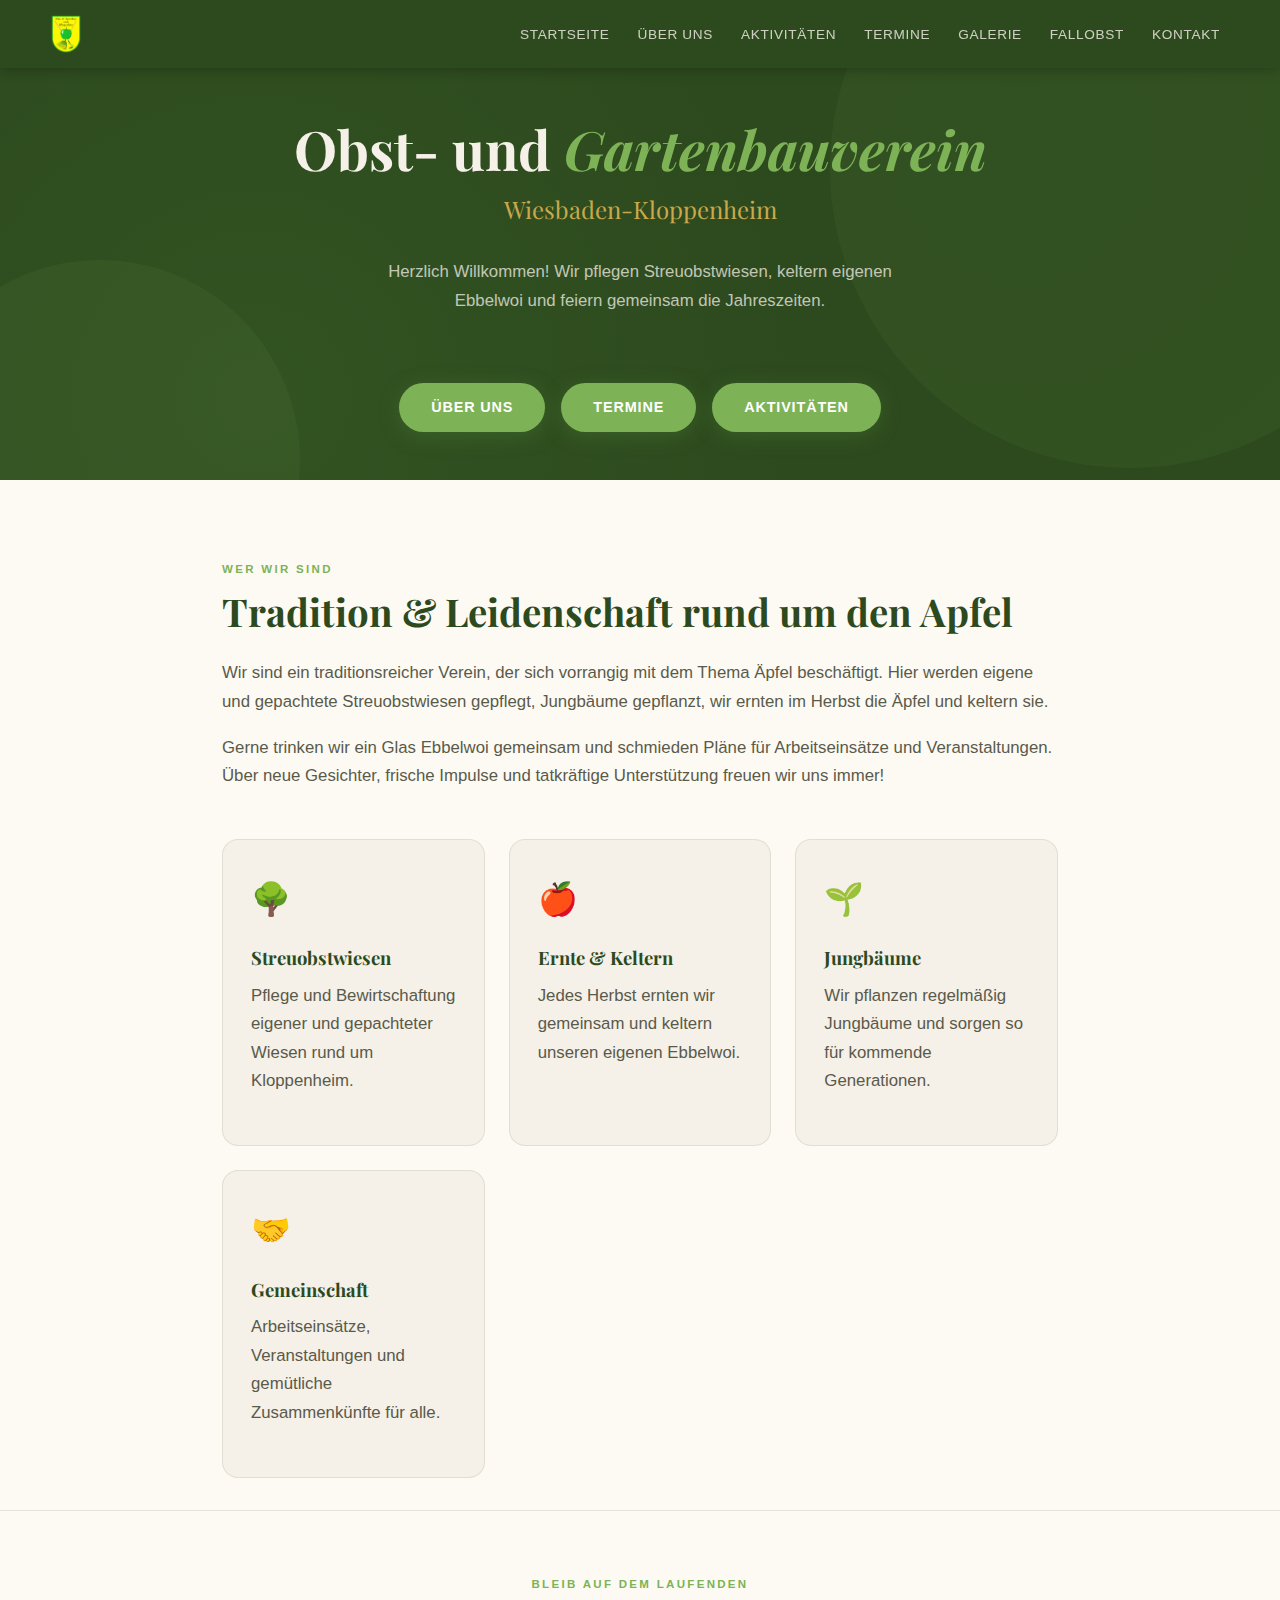
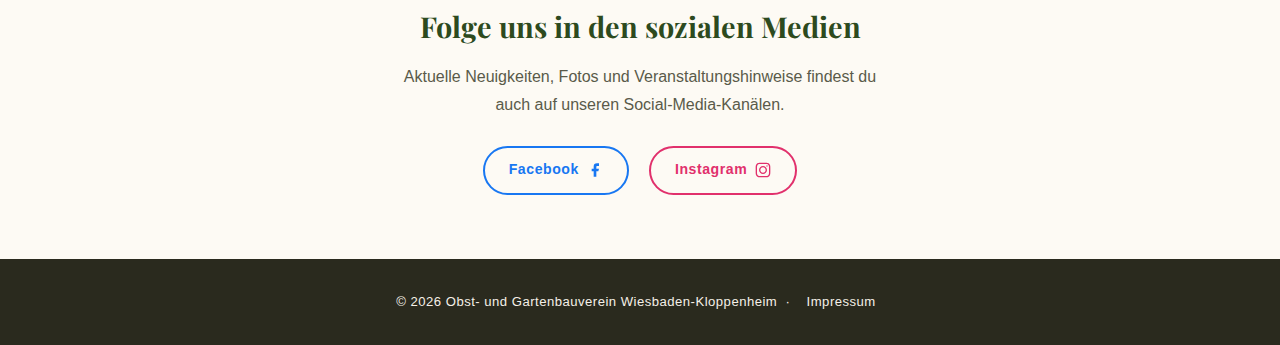
<file: index.html>
<!doctype html><html lang="de"><head><meta charset="UTF-8"><meta name="viewport" content="width=device-width,initial-scale=1"><title>Startseite</title><link rel="stylesheet" href="/css/style.css"><link rel="stylesheet" href="/css/index.css"><link rel="shortcut icon" href="/images/logo_icon-32x32.png" type="image/x-icon"><link rel="stylesheet" href="/fonts/playfair/playfair-display.css"><meta name="description" content="Wir sind ein traditionsreicher Verein, der sich vorrangig mit dem Thema Äpfel beschäftigt. Hier werden eigene und gepachtete Streuobstwiesen gepflegt, Jungbäume gepflanzt, wir ernten im Herbst die Äpfel und keltern sie."></head><body><nav><a href="/" class="nav-logo"><img src="/images/logo_1200.png" alt="OGV Logo" style="height: 44px; width: auto"> </a><button class="hamburger" id="hamburger" aria-label="Menü öffnen"><span></span><span></span><span></span></button><ul id="nav-menu"><li><a href="/">Startseite</a></li><li><a href="/ueber-uns/">Über uns</a></li><li><a href="/aktivitaeten/">Aktivitäten</a></li><li><a href="/termine/">Termine</a></li><li><a href="/galerie/">Galerie</a></li><li><a href="/fallobst/">Fallobst</a></li><li><a href="/kontakt/">Kontakt</a></li></ul></nav><header class="hero"><div class="hero-bg-pattern"></div><div class="hero-content"><h1>Obst- und <em>Gartenbauverein</em></h1><p class="hero-location">Wiesbaden-Kloppenheim</p><p class="hero-desc">Herzlich Willkommen! Wir pflegen Streuobstwiesen, keltern eigenen Ebbelwoi und feiern gemeinsam die Jahreszeiten.</p><ul><li><a href="/ueber-uns/" class="btn-primary">Über uns</a></li><li><a href="/veranstaltungen" class="btn-primary">Termine</a></li><li><a href="/aktivitaeten" class="btn-primary">Aktivitäten</a></li></ul></div></header><section class="section"><div class="container"><p class="section-label">Wer wir sind</p><h2>Tradition &amp; Leidenschaft rund um den Apfel</h2><p>Wir sind ein traditionsreicher Verein, der sich vorrangig mit dem Thema Äpfel beschäftigt. Hier werden eigene und gepachtete Streuobstwiesen gepflegt, Jungbäume gepflanzt, wir ernten im Herbst die Äpfel und keltern sie.</p><p>Gerne trinken wir ein Glas Ebbelwoi gemeinsam und schmieden Pläne für Arbeitseinsätze und Veranstaltungen. Über neue Gesichter, frische Impulse und tatkräftige Unterstützung freuen wir uns immer!</p><div class="cards"><div class="card"><div class="card-icon">🌳</div><h3>Streuobstwiesen</h3><p>Pflege und Bewirtschaftung eigener und gepachteter Wiesen rund um Kloppenheim.</p></div><div class="card"><div class="card-icon">🍎</div><h3>Ernte &amp; Keltern</h3><p>Jedes Herbst ernten wir gemeinsam und keltern unseren eigenen Ebbelwoi.</p></div><div class="card"><div class="card-icon">🌱</div><h3>Jungbäume</h3><p>Wir pflanzen regelmäßig Jungbäume und sorgen so für kommende Generationen.</p></div><div class="card"><div class="card-icon">🤝</div><h3>Gemeinschaft</h3><p>Arbeitseinsätze, Veranstaltungen und gemütliche Zusammenkünfte für alle.</p></div></div></div></section><hr class="separator"><section class="social-section"><div class="container"><p class="section-label">Bleib auf dem Laufenden</p><h2 style="font-family: &quot;Playfair Display&quot;, serif;
            color: var(--green-dark);
            font-size: 1.8rem;">Folge uns in den sozialen Medien</h2><p style="color: var(--text-light); max-width: 480px; margin: 0.75rem auto 0">Aktuelle Neuigkeiten, Fotos und Veranstaltungshinweise findest du auch auf unseren Social-Media-Kanälen.</p><div class="social-links"><a href="https://www.facebook.com/ogvkloppenheim" target="_blank" class="social-btn facebook"><span>Facebook</span> <svg width="16" height="16" viewBox="0 0 24 24" fill="currentColor"><path d="M18 2h-3a5 5 0 0 0-5 5v3H7v4h3v8h4v-8h3l1-4h-4V7a1 1 0 0 1 1-1h3z"/></svg> </a><a href="https://www.instagram.com/ogv_kloppenheim/" target="_blank" class="social-btn instagram"><span>Instagram</span> <svg width="16" height="16" viewBox="0 0 24 24" fill="currentColor" xmlns="http://www.w3.org/2000/svg"><path fill-rule="evenodd" clip-rule="evenodd" d="M12 18C15.3137 18 18 15.3137 18 12C18 8.68629 15.3137 6 12 6C8.68629 6 6 8.68629 6 12C6 15.3137 8.68629 18 12 18ZM12 16C14.2091 16 16 14.2091 16 12C16 9.79086 14.2091 8 12 8C9.79086 8 8 9.79086 8 12C8 14.2091 9.79086 16 12 16Z"/><path d="M18 5C17.4477 5 17 5.44772 17 6C17 6.55228 17.4477 7 18 7C18.5523 7 19 6.55228 19 6C19 5.44772 18.5523 5 18 5Z"/><path fill-rule="evenodd" clip-rule="evenodd" d="M1.65396 4.27606C1 5.55953 1 7.23969 1 10.6V13.4C1 16.7603 1 18.4405 1.65396 19.7239C2.2292 20.8529 3.14708 21.7708 4.27606 22.346C5.55953 23 7.23969 23 10.6 23H13.4C16.7603 23 18.4405 23 19.7239 22.346C20.8529 21.7708 21.7708 20.8529 22.346 19.7239C23 18.4405 23 16.7603 23 13.4V10.6C23 7.23969 23 5.55953 22.346 4.27606C21.7708 3.14708 20.8529 2.2292 19.7239 1.65396C18.4405 1 16.7603 1 13.4 1H10.6C7.23969 1 5.55953 1 4.27606 1.65396C3.14708 2.2292 2.2292 3.14708 1.65396 4.27606ZM13.4 3H10.6C8.88684 3 7.72225 3.00156 6.82208 3.0751C5.94524 3.14674 5.49684 3.27659 5.18404 3.43597C4.43139 3.81947 3.81947 4.43139 3.43597 5.18404C3.27659 5.49684 3.14674 5.94524 3.0751 6.82208C3.00156 7.72225 3 8.88684 3 10.6V13.4C3 15.1132 3.00156 16.2777 3.0751 17.1779C3.14674 18.0548 3.27659 18.5032 3.43597 18.816C3.81947 19.5686 4.43139 20.1805 5.18404 20.564C5.49684 20.7234 5.94524 20.8533 6.82208 20.9249C7.72225 20.9984 8.88684 21 10.6 21H13.4C15.1132 21 16.2777 20.9984 17.1779 20.9249C18.0548 20.8533 18.5032 20.7234 18.816 20.564C19.5686 20.1805 20.1805 19.5686 20.564 18.816C20.7234 18.5032 20.8533 18.0548 20.9249 17.1779C20.9984 16.2777 21 15.1132 21 13.4V10.6C21 8.88684 20.9984 7.72225 20.9249 6.82208C20.8533 5.94524 20.7234 5.49684 20.564 5.18404C20.1805 4.43139 19.5686 3.81947 18.816 3.43597C18.5032 3.27659 18.0548 3.14674 17.1779 3.0751C16.2777 3.00156 15.1132 3 13.4 3Z"/></svg></a></div></div></section><footer><p>&copy; 2026 Obst- und Gartenbauverein Wiesbaden-Kloppenheim &nbsp;·&nbsp; <a href="/impressum/">Impressum</a></p></footer><script src="/js/script.js"></script></body></html>
</file>
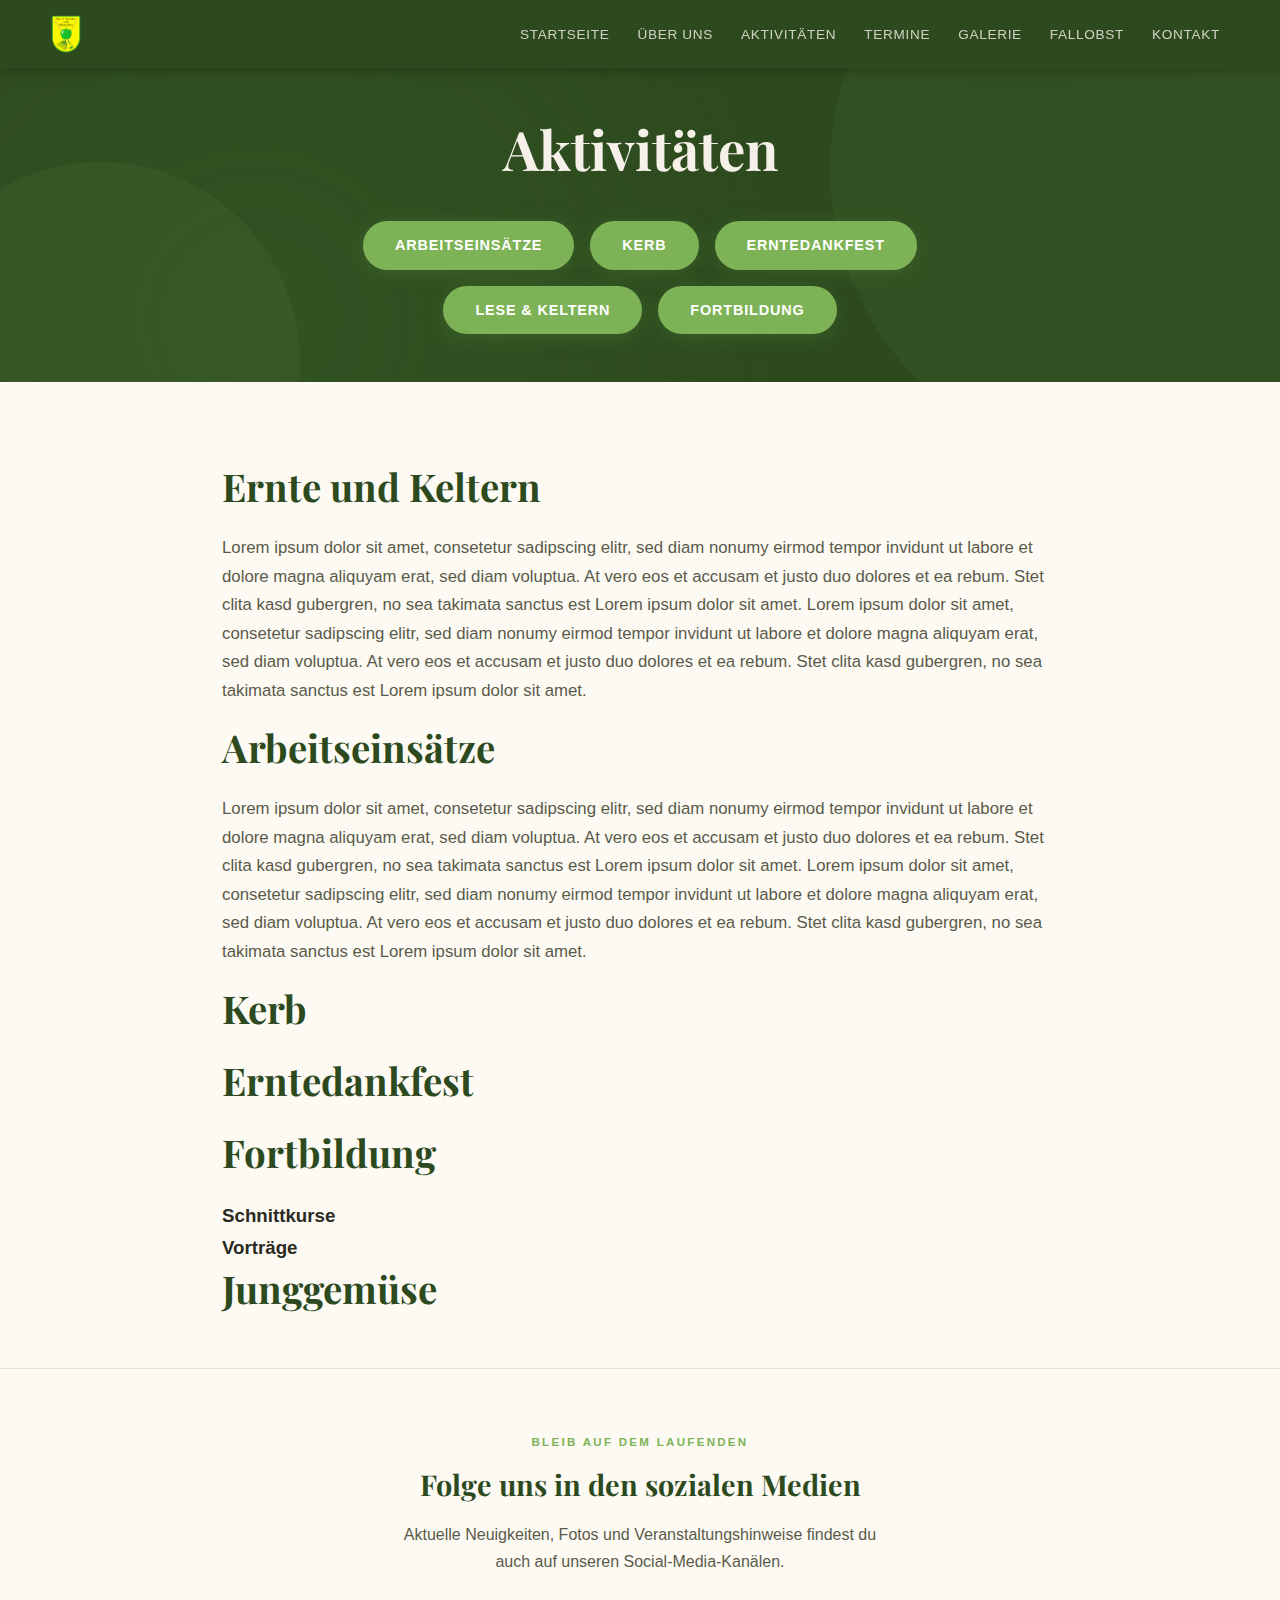
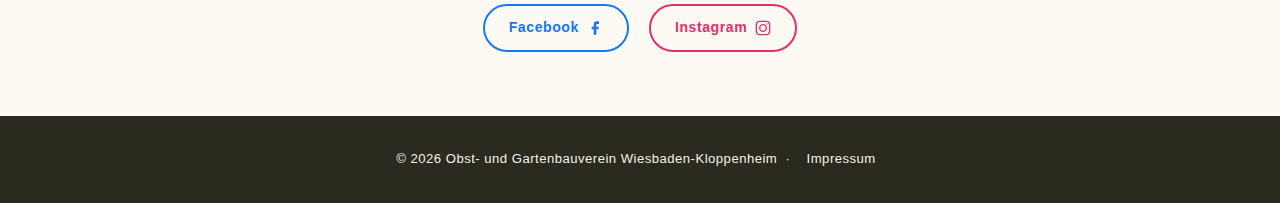
<file: aktivitaeten/index.html>
<!doctype html><html lang="de"><head><meta charset="UTF-8"><meta name="viewport" content="width=device-width,initial-scale=1"><title>Aktivitäten</title><link rel="stylesheet" href="/css/style.css"><link rel="shortcut icon" href="/images/logo_icon-32x32.png" type="image/x-icon"><link rel="stylesheet" href="/fonts/playfair/playfair-display.css"></head><body><nav><a href="/" class="nav-logo"><img src="/images/logo_1200.png" alt="OGV Logo" style="height: 44px; width: auto"> </a><button class="hamburger" id="hamburger" aria-label="Menü öffnen"><span></span><span></span><span></span></button><ul id="nav-menu"><li><a href="/">Startseite</a></li><li><a href="/ueber-uns/">Über uns</a></li><li><a href="/aktivitaeten/">Aktivitäten</a></li><li><a href="/termine/">Termine</a></li><li><a href="/galerie/">Galerie</a></li><li><a href="/fallobst/">Fallobst</a></li><li><a href="/kontakt/">Kontakt</a></li></ul></nav><header class="hero"><div class="hero-bg-pattern"></div><div class="hero-content"><h1>Aktivitäten</h1><ul><li><a href="/aktivitaeten/arbeitseinsaetze/" class="btn-primary">Arbeitseinsätze</a></li><li><a href="/aktivitaeten/#kerb" class="btn-primary">Kerb</a></li><li><a href="/aktivitaeten/#erntedankfest" class="btn-primary">Erntedankfest</a></li><li><a href="/aktivitaeten/#ernte-und-keltern" class="btn-primary">Lese & Keltern</a></li><li><a href="/aktivitaeten/#fortbildung" class="btn-primary">Fortbildung</a></li></ul></div></header><section class="section"><div class="container"><h2 id="ernte-und-keltern">Ernte und Keltern</h2><p>Lorem ipsum dolor sit amet, consetetur sadipscing elitr, sed diam nonumy eirmod tempor invidunt ut labore et dolore magna aliquyam erat, sed diam voluptua. At vero eos et accusam et justo duo dolores et ea rebum. Stet clita kasd gubergren, no sea takimata sanctus est Lorem ipsum dolor sit amet. Lorem ipsum dolor sit amet, consetetur sadipscing elitr, sed diam nonumy eirmod tempor invidunt ut labore et dolore magna aliquyam erat, sed diam voluptua. At vero eos et accusam et justo duo dolores et ea rebum. Stet clita kasd gubergren, no sea takimata sanctus est Lorem ipsum dolor sit amet.</p><h2 id="arbeitseinsaetze">Arbeitseinsätze</h2><p>Lorem ipsum dolor sit amet, consetetur sadipscing elitr, sed diam nonumy eirmod tempor invidunt ut labore et dolore magna aliquyam erat, sed diam voluptua. At vero eos et accusam et justo duo dolores et ea rebum. Stet clita kasd gubergren, no sea takimata sanctus est Lorem ipsum dolor sit amet. Lorem ipsum dolor sit amet, consetetur sadipscing elitr, sed diam nonumy eirmod tempor invidunt ut labore et dolore magna aliquyam erat, sed diam voluptua. At vero eos et accusam et justo duo dolores et ea rebum. Stet clita kasd gubergren, no sea takimata sanctus est Lorem ipsum dolor sit amet.</p><h2 id="kerb">Kerb</h2><h2 id="erntedankfest">Erntedankfest</h2><h2 id="fortbildung">Fortbildung</h2><h3>Schnittkurse</h3><h3>Vorträge</h3><h2 id="junggemuese">Junggemüse</h2></div></section><hr class="separator"><section class="social-section"><div class="container"><p class="section-label">Bleib auf dem Laufenden</p><h2 style="font-family: &quot;Playfair Display&quot;, serif;
            color: var(--green-dark);
            font-size: 1.8rem;">Folge uns in den sozialen Medien</h2><p style="color: var(--text-light); max-width: 480px; margin: 0.75rem auto 0">Aktuelle Neuigkeiten, Fotos und Veranstaltungshinweise findest du auch auf unseren Social-Media-Kanälen.</p><div class="social-links"><a href="https://www.facebook.com/ogvkloppenheim" target="_blank" class="social-btn facebook"><span>Facebook</span> <svg width="16" height="16" viewBox="0 0 24 24" fill="currentColor"><path d="M18 2h-3a5 5 0 0 0-5 5v3H7v4h3v8h4v-8h3l1-4h-4V7a1 1 0 0 1 1-1h3z"/></svg> </a><a href="https://www.instagram.com/ogv_kloppenheim/" target="_blank" class="social-btn instagram"><span>Instagram</span> <svg width="16" height="16" viewBox="0 0 24 24" fill="currentColor" xmlns="http://www.w3.org/2000/svg"><path fill-rule="evenodd" clip-rule="evenodd" d="M12 18C15.3137 18 18 15.3137 18 12C18 8.68629 15.3137 6 12 6C8.68629 6 6 8.68629 6 12C6 15.3137 8.68629 18 12 18ZM12 16C14.2091 16 16 14.2091 16 12C16 9.79086 14.2091 8 12 8C9.79086 8 8 9.79086 8 12C8 14.2091 9.79086 16 12 16Z"/><path d="M18 5C17.4477 5 17 5.44772 17 6C17 6.55228 17.4477 7 18 7C18.5523 7 19 6.55228 19 6C19 5.44772 18.5523 5 18 5Z"/><path fill-rule="evenodd" clip-rule="evenodd" d="M1.65396 4.27606C1 5.55953 1 7.23969 1 10.6V13.4C1 16.7603 1 18.4405 1.65396 19.7239C2.2292 20.8529 3.14708 21.7708 4.27606 22.346C5.55953 23 7.23969 23 10.6 23H13.4C16.7603 23 18.4405 23 19.7239 22.346C20.8529 21.7708 21.7708 20.8529 22.346 19.7239C23 18.4405 23 16.7603 23 13.4V10.6C23 7.23969 23 5.55953 22.346 4.27606C21.7708 3.14708 20.8529 2.2292 19.7239 1.65396C18.4405 1 16.7603 1 13.4 1H10.6C7.23969 1 5.55953 1 4.27606 1.65396C3.14708 2.2292 2.2292 3.14708 1.65396 4.27606ZM13.4 3H10.6C8.88684 3 7.72225 3.00156 6.82208 3.0751C5.94524 3.14674 5.49684 3.27659 5.18404 3.43597C4.43139 3.81947 3.81947 4.43139 3.43597 5.18404C3.27659 5.49684 3.14674 5.94524 3.0751 6.82208C3.00156 7.72225 3 8.88684 3 10.6V13.4C3 15.1132 3.00156 16.2777 3.0751 17.1779C3.14674 18.0548 3.27659 18.5032 3.43597 18.816C3.81947 19.5686 4.43139 20.1805 5.18404 20.564C5.49684 20.7234 5.94524 20.8533 6.82208 20.9249C7.72225 20.9984 8.88684 21 10.6 21H13.4C15.1132 21 16.2777 20.9984 17.1779 20.9249C18.0548 20.8533 18.5032 20.7234 18.816 20.564C19.5686 20.1805 20.1805 19.5686 20.564 18.816C20.7234 18.5032 20.8533 18.0548 20.9249 17.1779C20.9984 16.2777 21 15.1132 21 13.4V10.6C21 8.88684 20.9984 7.72225 20.9249 6.82208C20.8533 5.94524 20.7234 5.49684 20.564 5.18404C20.1805 4.43139 19.5686 3.81947 18.816 3.43597C18.5032 3.27659 18.0548 3.14674 17.1779 3.0751C16.2777 3.00156 15.1132 3 13.4 3Z"/></svg></a></div></div></section><footer><p>&copy; 2026 Obst- und Gartenbauverein Wiesbaden-Kloppenheim &nbsp;·&nbsp; <a href="/impressum/">Impressum</a></p></footer><script src="/js/script.js"></script></body></html>
</file>
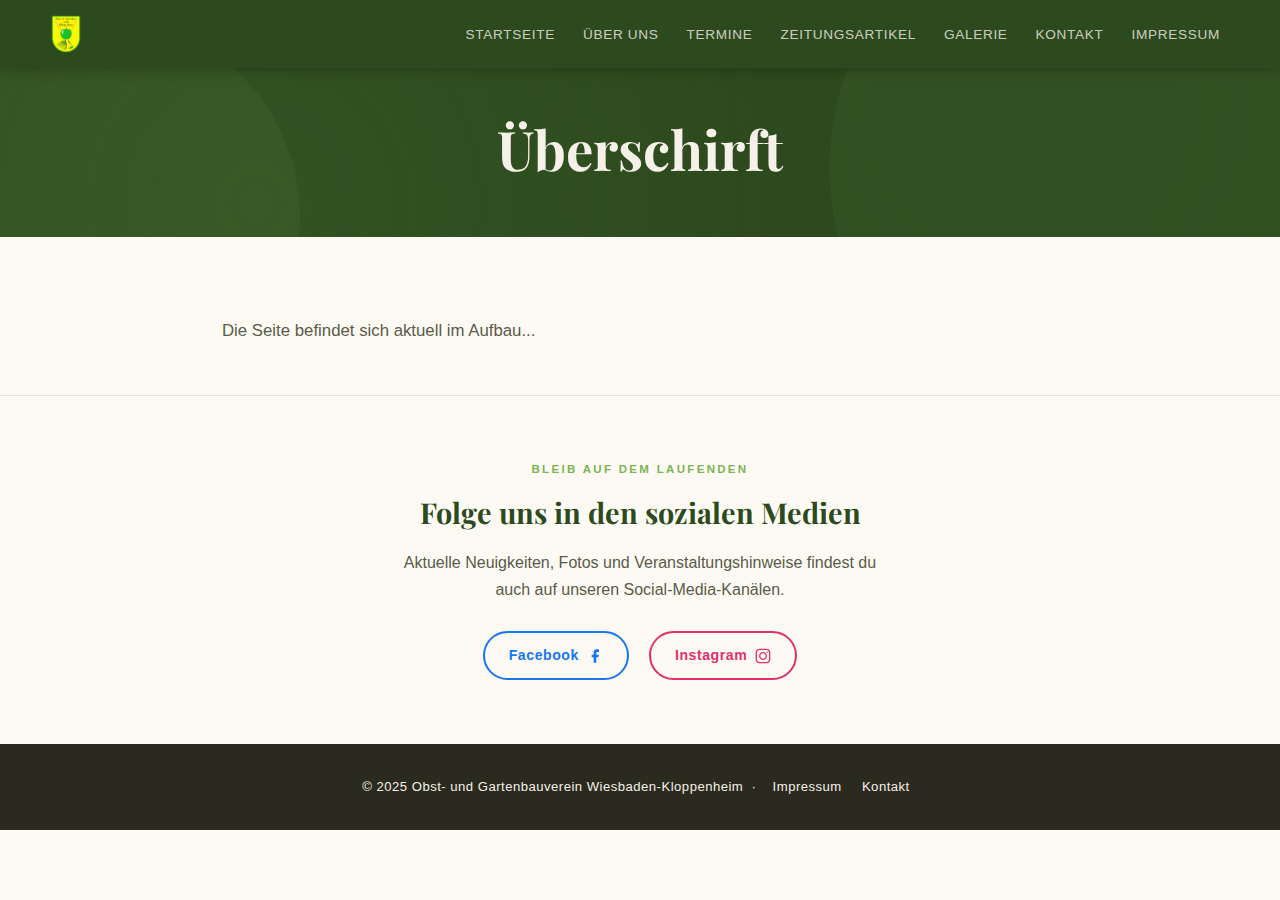
<file: empty_site/index.html>
<!doctype html>
<html lang="de">

<head>
  <meta charset="UTF-8" />
  <meta name="viewport" content="width=device-width, initial-scale=1.0" />
  <title>Obst- und Gartenbauverein - Kloppenheim</title>
  <link rel="stylesheet" href="/css/style.css" />
  <link rel="shortcut icon" href="/images/logo_icon-32x32.png" type="image/x-icon" />
  <link rel="preconnect" href="https://fonts.googleapis.com" />
  <link rel="preconnect" href="https://fonts.gstatic.com" crossorigin />
  <link href="https://fonts.googleapis.com/css2?family=Playfair+Display:ital,wght@0,400..900;1,400..900&display=swap"
    rel="stylesheet" />
</head>

<body>
  <nav>
      <a href="/" class="nav-logo">
        <img src="/images/logo_1200.png" alt="OGV Logo" style="height: 44px; width: auto" />
      </a>
      <button class="hamburger" id="hamburger" aria-label="Menü öffnen">
        <span></span><span></span><span></span>
      </button>
      <ul id="nav-menu">
        <li><a href="/">Startseite</a></li>
        <li><a href="/ueber-uns/">Über uns</a></li>
        <li><a href="/veranstaltungen/">Termine</a></li>
        <li><a href="/zeitungsartikel/">Zeitungsartikel</a></li>
        <li><a href="/galerie/">Galerie</a></li>
        <li><a href="/kontakt/">Kontakt</a></li>
        <li><a href="/impressum/">Impressum</a></li>
      </ul>
    </nav>
  <!-- HERO -->
  <header class="hero">
    <div class="hero-bg-pattern"></div>
    <div class="hero-content">
      <h1>Überschirft</h1>
    </div>
  </header>

  <!-- ABOUT -->
  <section class="section">
    <div class="container">
      <p>Die Seite befindet sich aktuell im Aufbau...</p>
    </div>
  </section>

  <hr class="separator" />

  <!-- SOCIAL -->
  <section class="social-section">
  <div class="container">
    <p class="section-label">Bleib auf dem Laufenden</p>
    <h2 style="
            font-family: &quot;Playfair Display&quot;, serif;
            color: var(--green-dark);
            font-size: 1.8rem;
          ">
      Folge uns in den sozialen Medien
    </h2>
    <p style="color: var(--text-light); max-width: 480px; margin: 0.75rem auto 0">
      Aktuelle Neuigkeiten, Fotos und Veranstaltungshinweise findest du auch auf unseren
      Social-Media-Kanälen.
    </p>
    <div class="social-links">
      <a href="https://www.facebook.com/ogvkloppenheim" target="_blank" class="social-btn facebook">
        <span>Facebook</span>
        <svg width="16" height="16" viewBox="0 0 24 24" fill="currentColor">
          <path d="M18 2h-3a5 5 0 0 0-5 5v3H7v4h3v8h4v-8h3l1-4h-4V7a1 1 0 0 1 1-1h3z" />
        </svg>
      </a>
      <a href="https://www.instagram.com/ogv_kloppenheim/" target="_blank" class="social-btn instagram">
        <span>Instagram</span>
<svg width="16" height="16" viewBox="0 0 24 24" fill="currentColor" xmlns="http://www.w3.org/2000/svg">
  <path fill-rule="evenodd" clip-rule="evenodd" d="M12 18C15.3137 18 18 15.3137 18 12C18 8.68629 15.3137 6 12 6C8.68629 6 6 8.68629 6 12C6 15.3137 8.68629 18 12 18ZM12 16C14.2091 16 16 14.2091 16 12C16 9.79086 14.2091 8 12 8C9.79086 8 8 9.79086 8 12C8 14.2091 9.79086 16 12 16Z"/>
  <path d="M18 5C17.4477 5 17 5.44772 17 6C17 6.55228 17.4477 7 18 7C18.5523 7 19 6.55228 19 6C19 5.44772 18.5523 5 18 5Z"/>
  <path fill-rule="evenodd" clip-rule="evenodd" d="M1.65396 4.27606C1 5.55953 1 7.23969 1 10.6V13.4C1 16.7603 1 18.4405 1.65396 19.7239C2.2292 20.8529 3.14708 21.7708 4.27606 22.346C5.55953 23 7.23969 23 10.6 23H13.4C16.7603 23 18.4405 23 19.7239 22.346C20.8529 21.7708 21.7708 20.8529 22.346 19.7239C23 18.4405 23 16.7603 23 13.4V10.6C23 7.23969 23 5.55953 22.346 4.27606C21.7708 3.14708 20.8529 2.2292 19.7239 1.65396C18.4405 1 16.7603 1 13.4 1H10.6C7.23969 1 5.55953 1 4.27606 1.65396C3.14708 2.2292 2.2292 3.14708 1.65396 4.27606ZM13.4 3H10.6C8.88684 3 7.72225 3.00156 6.82208 3.0751C5.94524 3.14674 5.49684 3.27659 5.18404 3.43597C4.43139 3.81947 3.81947 4.43139 3.43597 5.18404C3.27659 5.49684 3.14674 5.94524 3.0751 6.82208C3.00156 7.72225 3 8.88684 3 10.6V13.4C3 15.1132 3.00156 16.2777 3.0751 17.1779C3.14674 18.0548 3.27659 18.5032 3.43597 18.816C3.81947 19.5686 4.43139 20.1805 5.18404 20.564C5.49684 20.7234 5.94524 20.8533 6.82208 20.9249C7.72225 20.9984 8.88684 21 10.6 21H13.4C15.1132 21 16.2777 20.9984 17.1779 20.9249C18.0548 20.8533 18.5032 20.7234 18.816 20.564C19.5686 20.1805 20.1805 19.5686 20.564 18.816C20.7234 18.5032 20.8533 18.0548 20.9249 17.1779C20.9984 16.2777 21 15.1132 21 13.4V10.6C21 8.88684 20.9984 7.72225 20.9249 6.82208C20.8533 5.94524 20.7234 5.49684 20.564 5.18404C20.1805 4.43139 19.5686 3.81947 18.816 3.43597C18.5032 3.27659 18.0548 3.14674 17.1779 3.0751C16.2777 3.00156 15.1132 3 13.4 3Z"/>
</svg> 

      </a>
    </div>
  </div>
</section>

  <!-- FOOTER -->
  <footer>
      <p>
        &copy; 2025 Obst- und Gartenbauverein Wiesbaden-Kloppenheim &nbsp;·&nbsp;
        <a href="/impressum/">Impressum</a>
        <a href="/kontakt/">Kontakt</a>
      </p>
    </footer>
  <script src="/js/script.js"></script>
</body>

</html>
</file>
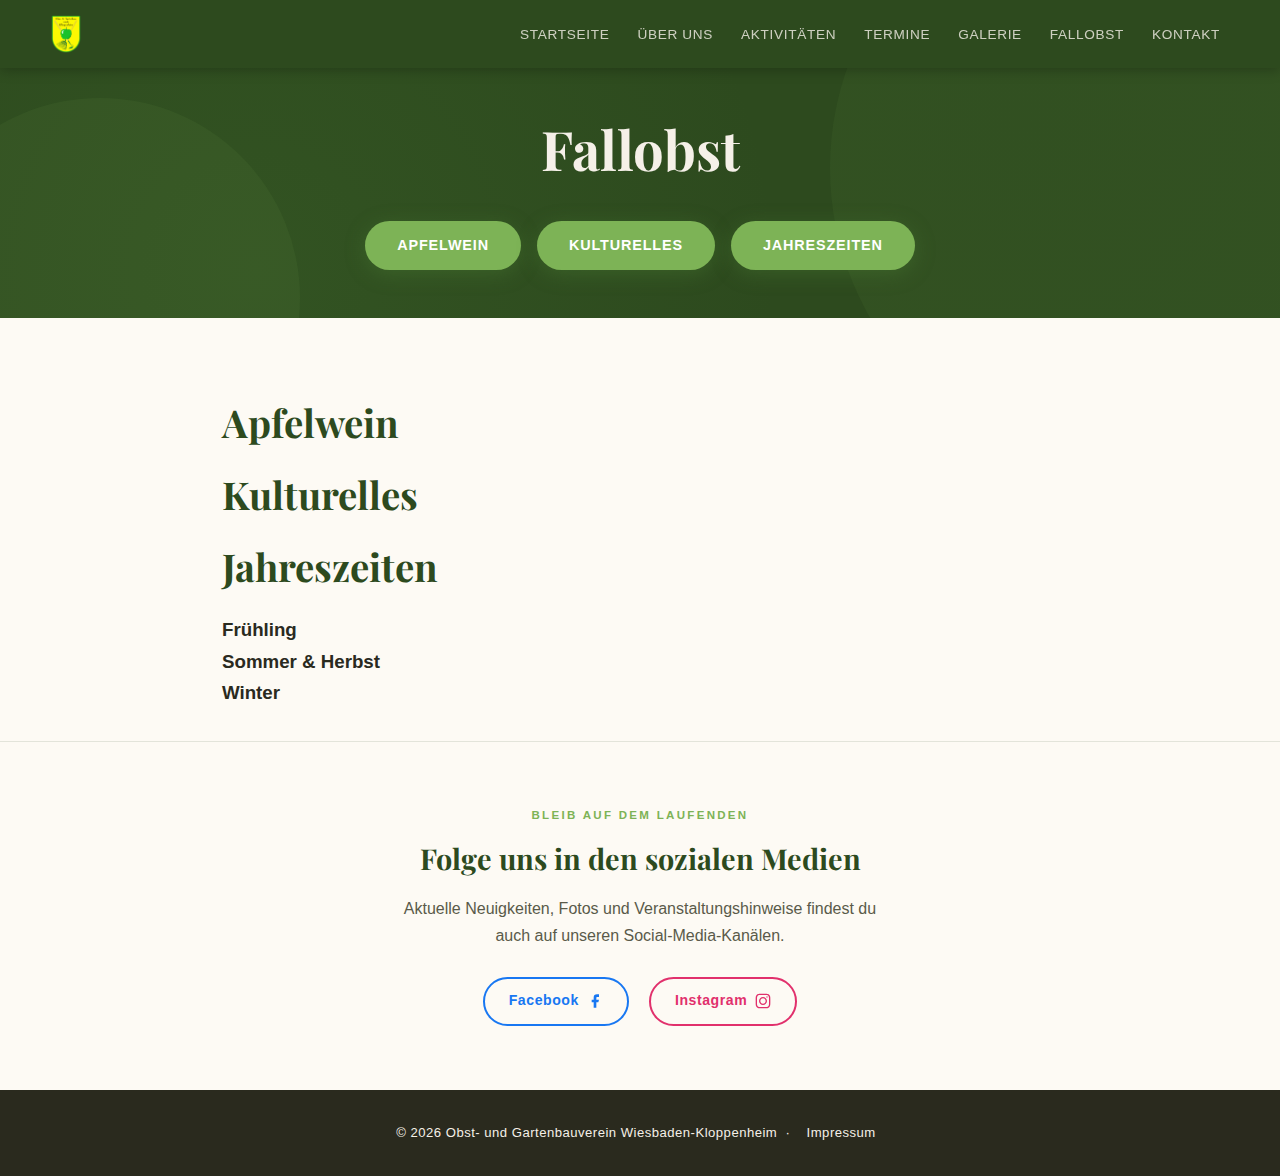
<file: fallobst/index.html>
<!doctype html><html lang="de"><head><meta charset="UTF-8"><meta name="viewport" content="width=device-width,initial-scale=1"><title>Fallobst</title><link rel="stylesheet" href="/css/style.css"><link rel="shortcut icon" href="/images/logo_icon-32x32.png" type="image/x-icon"><link rel="stylesheet" href="/fonts/playfair/playfair-display.css"></head><body><nav><a href="/" class="nav-logo"><img src="/images/logo_1200.png" alt="OGV Logo" style="height: 44px; width: auto"> </a><button class="hamburger" id="hamburger" aria-label="Menü öffnen"><span></span><span></span><span></span></button><ul id="nav-menu"><li><a href="/">Startseite</a></li><li><a href="/ueber-uns/">Über uns</a></li><li><a href="/aktivitaeten/">Aktivitäten</a></li><li><a href="/termine/">Termine</a></li><li><a href="/galerie/">Galerie</a></li><li><a href="/fallobst/">Fallobst</a></li><li><a href="/kontakt/">Kontakt</a></li></ul></nav><header class="hero"><div class="hero-bg-pattern"></div><div class="hero-content"><h1>Fallobst</h1><ul><li><a href="#apfelwein" class="btn-primary">Apfelwein</a></li><li><a href="#kulturelles" class="btn-primary">Kulturelles</a></li><li><a href="#jahreszeiten" class="btn-primary">Jahreszeiten</a></li></ul></div></header><section class="section"><div class="container"><h2 id="apfelwein">Apfelwein</h2><h2 id="kulturelles">Kulturelles</h2><h2 id="jahreszeiten">Jahreszeiten</h2><h3>Frühling</h3><h3>Sommer & Herbst</h3><h3>Winter</h3></div></section><hr class="separator"><section class="social-section"><div class="container"><p class="section-label">Bleib auf dem Laufenden</p><h2 style="font-family: &quot;Playfair Display&quot;, serif;
            color: var(--green-dark);
            font-size: 1.8rem;">Folge uns in den sozialen Medien</h2><p style="color: var(--text-light); max-width: 480px; margin: 0.75rem auto 0">Aktuelle Neuigkeiten, Fotos und Veranstaltungshinweise findest du auch auf unseren Social-Media-Kanälen.</p><div class="social-links"><a href="https://www.facebook.com/ogvkloppenheim" target="_blank" class="social-btn facebook"><span>Facebook</span> <svg width="16" height="16" viewBox="0 0 24 24" fill="currentColor"><path d="M18 2h-3a5 5 0 0 0-5 5v3H7v4h3v8h4v-8h3l1-4h-4V7a1 1 0 0 1 1-1h3z"/></svg> </a><a href="https://www.instagram.com/ogv_kloppenheim/" target="_blank" class="social-btn instagram"><span>Instagram</span> <svg width="16" height="16" viewBox="0 0 24 24" fill="currentColor" xmlns="http://www.w3.org/2000/svg"><path fill-rule="evenodd" clip-rule="evenodd" d="M12 18C15.3137 18 18 15.3137 18 12C18 8.68629 15.3137 6 12 6C8.68629 6 6 8.68629 6 12C6 15.3137 8.68629 18 12 18ZM12 16C14.2091 16 16 14.2091 16 12C16 9.79086 14.2091 8 12 8C9.79086 8 8 9.79086 8 12C8 14.2091 9.79086 16 12 16Z"/><path d="M18 5C17.4477 5 17 5.44772 17 6C17 6.55228 17.4477 7 18 7C18.5523 7 19 6.55228 19 6C19 5.44772 18.5523 5 18 5Z"/><path fill-rule="evenodd" clip-rule="evenodd" d="M1.65396 4.27606C1 5.55953 1 7.23969 1 10.6V13.4C1 16.7603 1 18.4405 1.65396 19.7239C2.2292 20.8529 3.14708 21.7708 4.27606 22.346C5.55953 23 7.23969 23 10.6 23H13.4C16.7603 23 18.4405 23 19.7239 22.346C20.8529 21.7708 21.7708 20.8529 22.346 19.7239C23 18.4405 23 16.7603 23 13.4V10.6C23 7.23969 23 5.55953 22.346 4.27606C21.7708 3.14708 20.8529 2.2292 19.7239 1.65396C18.4405 1 16.7603 1 13.4 1H10.6C7.23969 1 5.55953 1 4.27606 1.65396C3.14708 2.2292 2.2292 3.14708 1.65396 4.27606ZM13.4 3H10.6C8.88684 3 7.72225 3.00156 6.82208 3.0751C5.94524 3.14674 5.49684 3.27659 5.18404 3.43597C4.43139 3.81947 3.81947 4.43139 3.43597 5.18404C3.27659 5.49684 3.14674 5.94524 3.0751 6.82208C3.00156 7.72225 3 8.88684 3 10.6V13.4C3 15.1132 3.00156 16.2777 3.0751 17.1779C3.14674 18.0548 3.27659 18.5032 3.43597 18.816C3.81947 19.5686 4.43139 20.1805 5.18404 20.564C5.49684 20.7234 5.94524 20.8533 6.82208 20.9249C7.72225 20.9984 8.88684 21 10.6 21H13.4C15.1132 21 16.2777 20.9984 17.1779 20.9249C18.0548 20.8533 18.5032 20.7234 18.816 20.564C19.5686 20.1805 20.1805 19.5686 20.564 18.816C20.7234 18.5032 20.8533 18.0548 20.9249 17.1779C20.9984 16.2777 21 15.1132 21 13.4V10.6C21 8.88684 20.9984 7.72225 20.9249 6.82208C20.8533 5.94524 20.7234 5.49684 20.564 5.18404C20.1805 4.43139 19.5686 3.81947 18.816 3.43597C18.5032 3.27659 18.0548 3.14674 17.1779 3.0751C16.2777 3.00156 15.1132 3 13.4 3Z"/></svg></a></div></div></section><footer><p>&copy; 2026 Obst- und Gartenbauverein Wiesbaden-Kloppenheim &nbsp;·&nbsp; <a href="/impressum/">Impressum</a></p></footer><script src="/js/script.js"></script></body></html>
</file>
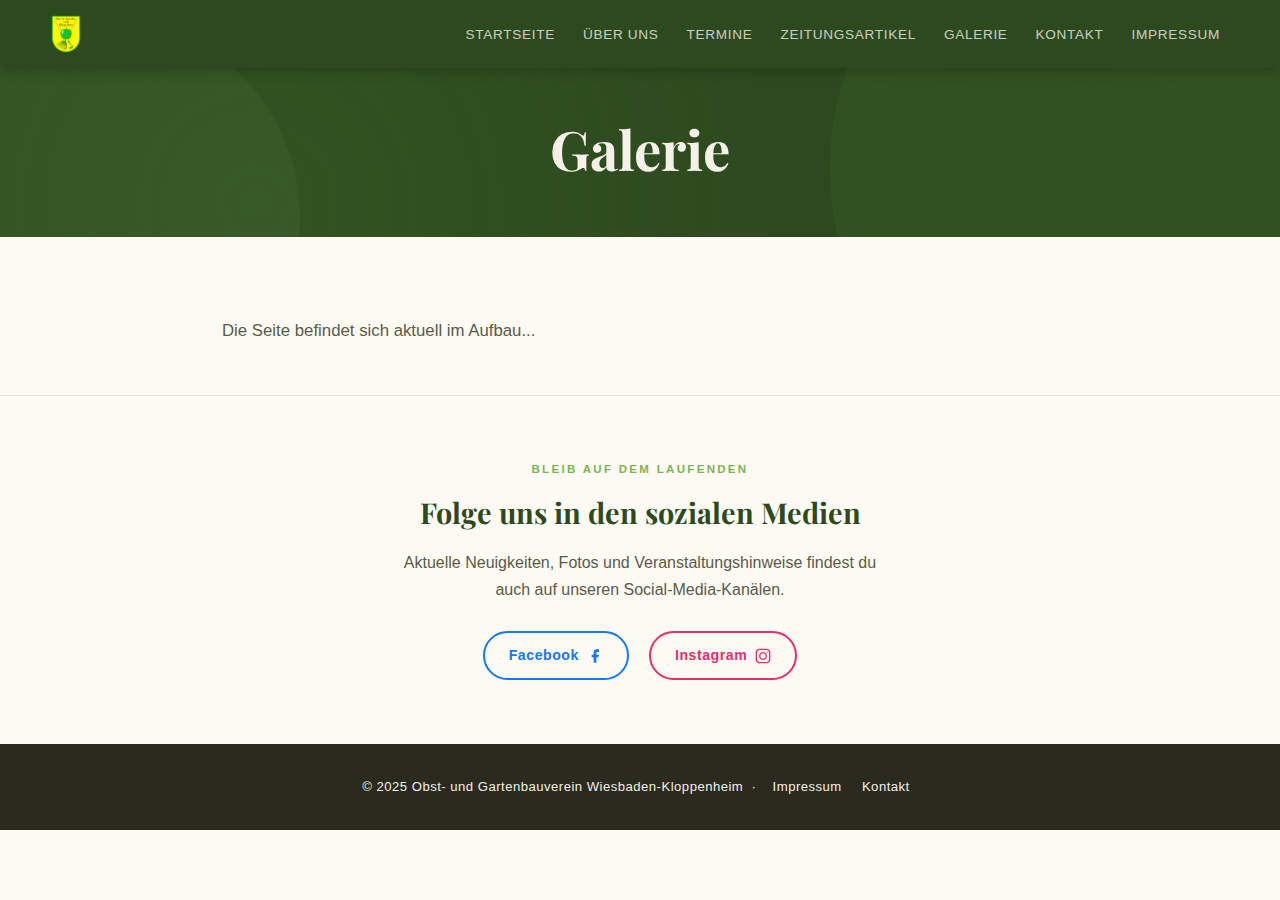
<file: galerie/index.html>
<!doctype html>
<html lang="de">

<head>
  <meta charset="UTF-8" />
  <meta name="viewport" content="width=device-width, initial-scale=1.0" />
  <title>Obst- und Gartenbauverein - Kloppenheim</title>
  <link rel="stylesheet" href="/css/style.css" />
  <link rel="shortcut icon" href="/images/logo_icon-32x32.png" type="image/x-icon" />
  <link rel="preconnect" href="https://fonts.googleapis.com" />
  <link rel="preconnect" href="https://fonts.gstatic.com" crossorigin />
  <link href="https://fonts.googleapis.com/css2?family=Playfair+Display:ital,wght@0,400..900;1,400..900&display=swap"
    rel="stylesheet" />
</head>

<body>
  <nav>
      <a href="/" class="nav-logo">
        <img src="/images/logo_1200.png" alt="OGV Logo" style="height: 44px; width: auto" />
      </a>
      <button class="hamburger" id="hamburger" aria-label="Menü öffnen">
        <span></span><span></span><span></span>
      </button>
      <ul id="nav-menu">
        <li><a href="/">Startseite</a></li>
        <li><a href="/ueber-uns/">Über uns</a></li>
        <li><a href="/veranstaltungen/">Termine</a></li>
        <li><a href="/zeitungsartikel/">Zeitungsartikel</a></li>
        <li><a href="/galerie/">Galerie</a></li>
        <li><a href="/kontakt/">Kontakt</a></li>
        <li><a href="/impressum/">Impressum</a></li>
      </ul>
    </nav>
  <!-- HERO -->
  <header class="hero">
    <div class="hero-bg-pattern"></div>
    <div class="hero-content">
      <h1>Galerie</h1>
    </div>
  </header>

  <!-- ABOUT -->
  <section class="section">
    <div class="container">
      <p>Die Seite befindet sich aktuell im Aufbau...</p>
    </div>
  </section>

  <hr class="separator" />

  <!-- SOCIAL -->
  <section class="social-section">
  <div class="container">
    <p class="section-label">Bleib auf dem Laufenden</p>
    <h2 style="
            font-family: &quot;Playfair Display&quot;, serif;
            color: var(--green-dark);
            font-size: 1.8rem;
          ">
      Folge uns in den sozialen Medien
    </h2>
    <p style="color: var(--text-light); max-width: 480px; margin: 0.75rem auto 0">
      Aktuelle Neuigkeiten, Fotos und Veranstaltungshinweise findest du auch auf unseren
      Social-Media-Kanälen.
    </p>
    <div class="social-links">
      <a href="https://www.facebook.com/ogvkloppenheim" target="_blank" class="social-btn facebook">
        <span>Facebook</span>
        <svg width="16" height="16" viewBox="0 0 24 24" fill="currentColor">
          <path d="M18 2h-3a5 5 0 0 0-5 5v3H7v4h3v8h4v-8h3l1-4h-4V7a1 1 0 0 1 1-1h3z" />
        </svg>
      </a>
      <a href="https://www.instagram.com/ogv_kloppenheim/" target="_blank" class="social-btn instagram">
        <span>Instagram</span>
<svg width="16" height="16" viewBox="0 0 24 24" fill="currentColor" xmlns="http://www.w3.org/2000/svg">
  <path fill-rule="evenodd" clip-rule="evenodd" d="M12 18C15.3137 18 18 15.3137 18 12C18 8.68629 15.3137 6 12 6C8.68629 6 6 8.68629 6 12C6 15.3137 8.68629 18 12 18ZM12 16C14.2091 16 16 14.2091 16 12C16 9.79086 14.2091 8 12 8C9.79086 8 8 9.79086 8 12C8 14.2091 9.79086 16 12 16Z"/>
  <path d="M18 5C17.4477 5 17 5.44772 17 6C17 6.55228 17.4477 7 18 7C18.5523 7 19 6.55228 19 6C19 5.44772 18.5523 5 18 5Z"/>
  <path fill-rule="evenodd" clip-rule="evenodd" d="M1.65396 4.27606C1 5.55953 1 7.23969 1 10.6V13.4C1 16.7603 1 18.4405 1.65396 19.7239C2.2292 20.8529 3.14708 21.7708 4.27606 22.346C5.55953 23 7.23969 23 10.6 23H13.4C16.7603 23 18.4405 23 19.7239 22.346C20.8529 21.7708 21.7708 20.8529 22.346 19.7239C23 18.4405 23 16.7603 23 13.4V10.6C23 7.23969 23 5.55953 22.346 4.27606C21.7708 3.14708 20.8529 2.2292 19.7239 1.65396C18.4405 1 16.7603 1 13.4 1H10.6C7.23969 1 5.55953 1 4.27606 1.65396C3.14708 2.2292 2.2292 3.14708 1.65396 4.27606ZM13.4 3H10.6C8.88684 3 7.72225 3.00156 6.82208 3.0751C5.94524 3.14674 5.49684 3.27659 5.18404 3.43597C4.43139 3.81947 3.81947 4.43139 3.43597 5.18404C3.27659 5.49684 3.14674 5.94524 3.0751 6.82208C3.00156 7.72225 3 8.88684 3 10.6V13.4C3 15.1132 3.00156 16.2777 3.0751 17.1779C3.14674 18.0548 3.27659 18.5032 3.43597 18.816C3.81947 19.5686 4.43139 20.1805 5.18404 20.564C5.49684 20.7234 5.94524 20.8533 6.82208 20.9249C7.72225 20.9984 8.88684 21 10.6 21H13.4C15.1132 21 16.2777 20.9984 17.1779 20.9249C18.0548 20.8533 18.5032 20.7234 18.816 20.564C19.5686 20.1805 20.1805 19.5686 20.564 18.816C20.7234 18.5032 20.8533 18.0548 20.9249 17.1779C20.9984 16.2777 21 15.1132 21 13.4V10.6C21 8.88684 20.9984 7.72225 20.9249 6.82208C20.8533 5.94524 20.7234 5.49684 20.564 5.18404C20.1805 4.43139 19.5686 3.81947 18.816 3.43597C18.5032 3.27659 18.0548 3.14674 17.1779 3.0751C16.2777 3.00156 15.1132 3 13.4 3Z"/>
</svg> 

      </a>
    </div>
  </div>
</section>

  <!-- FOOTER -->
  <footer>
      <p>
        &copy; 2025 Obst- und Gartenbauverein Wiesbaden-Kloppenheim &nbsp;·&nbsp;
        <a href="/impressum/">Impressum</a>
        <a href="/kontakt/">Kontakt</a>
      </p>
    </footer>
  <script src="/js/script.js"></script>
</body>

</html>
</file>
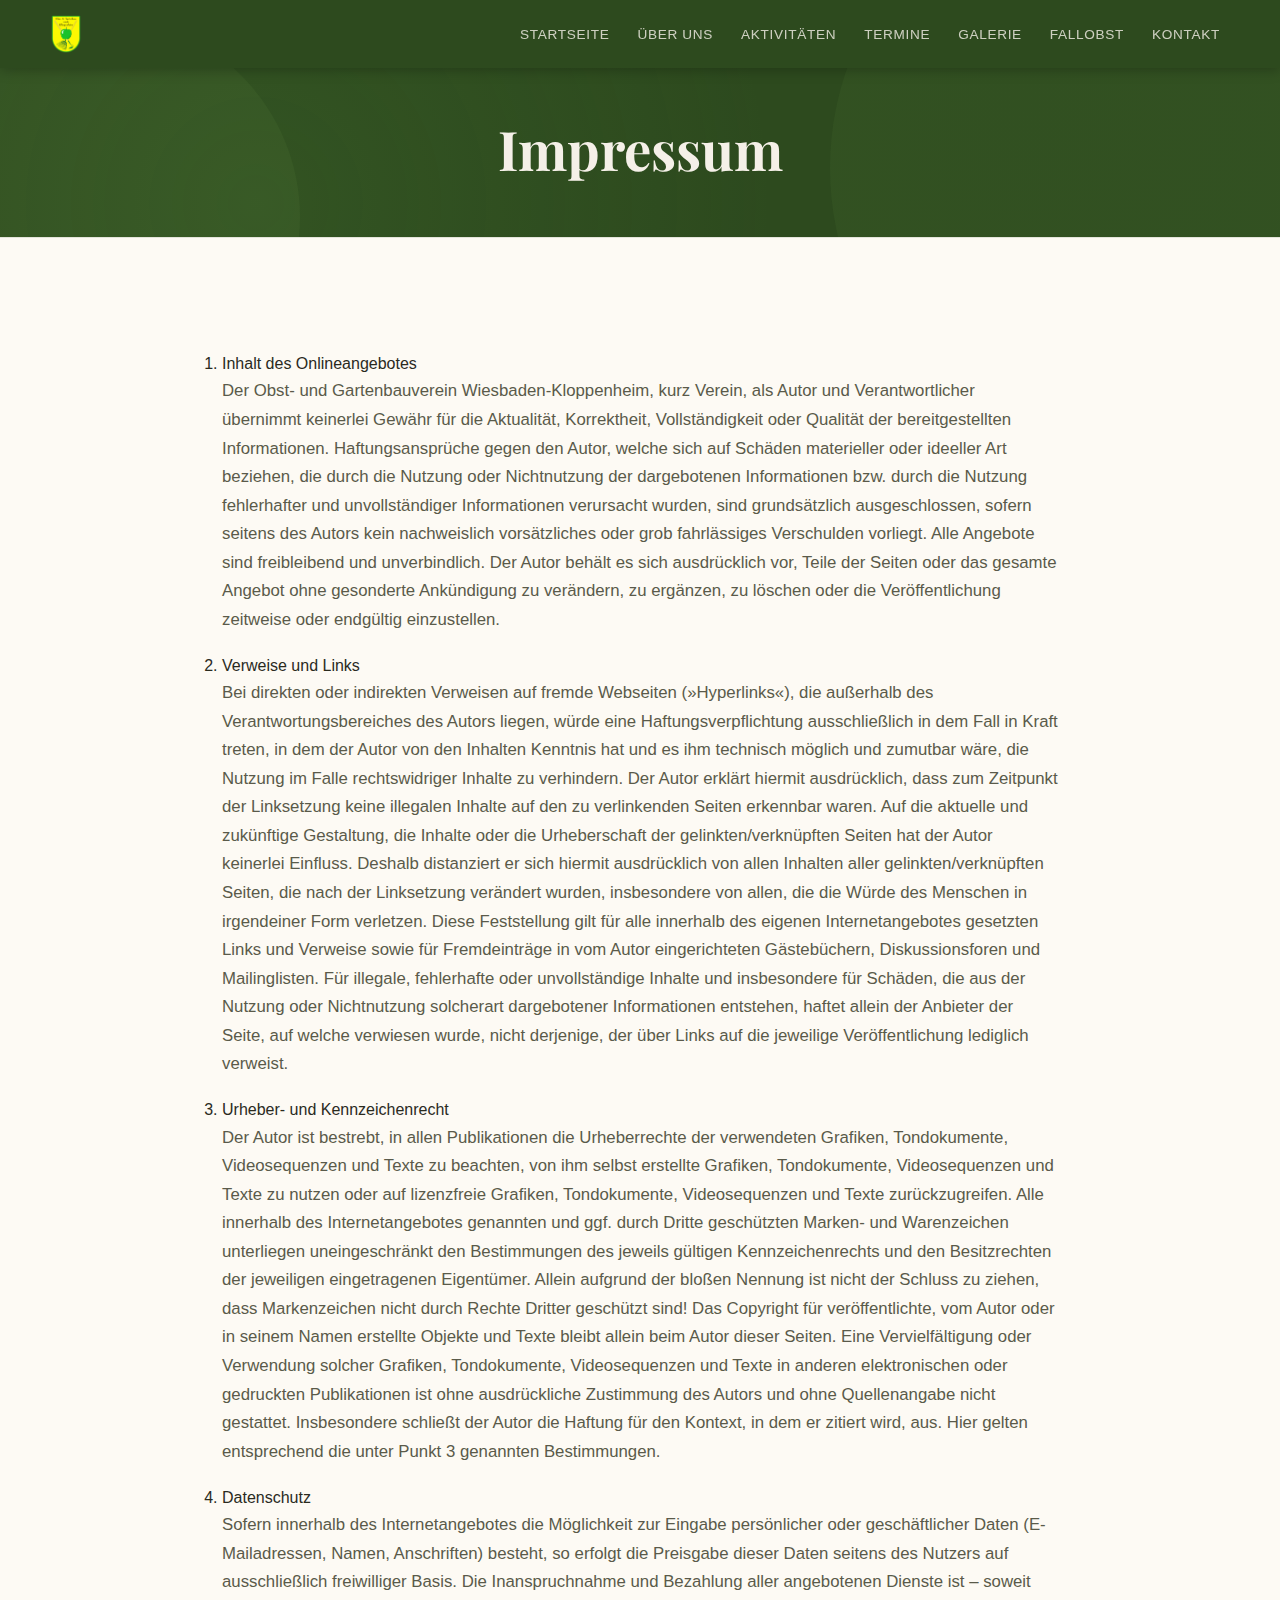
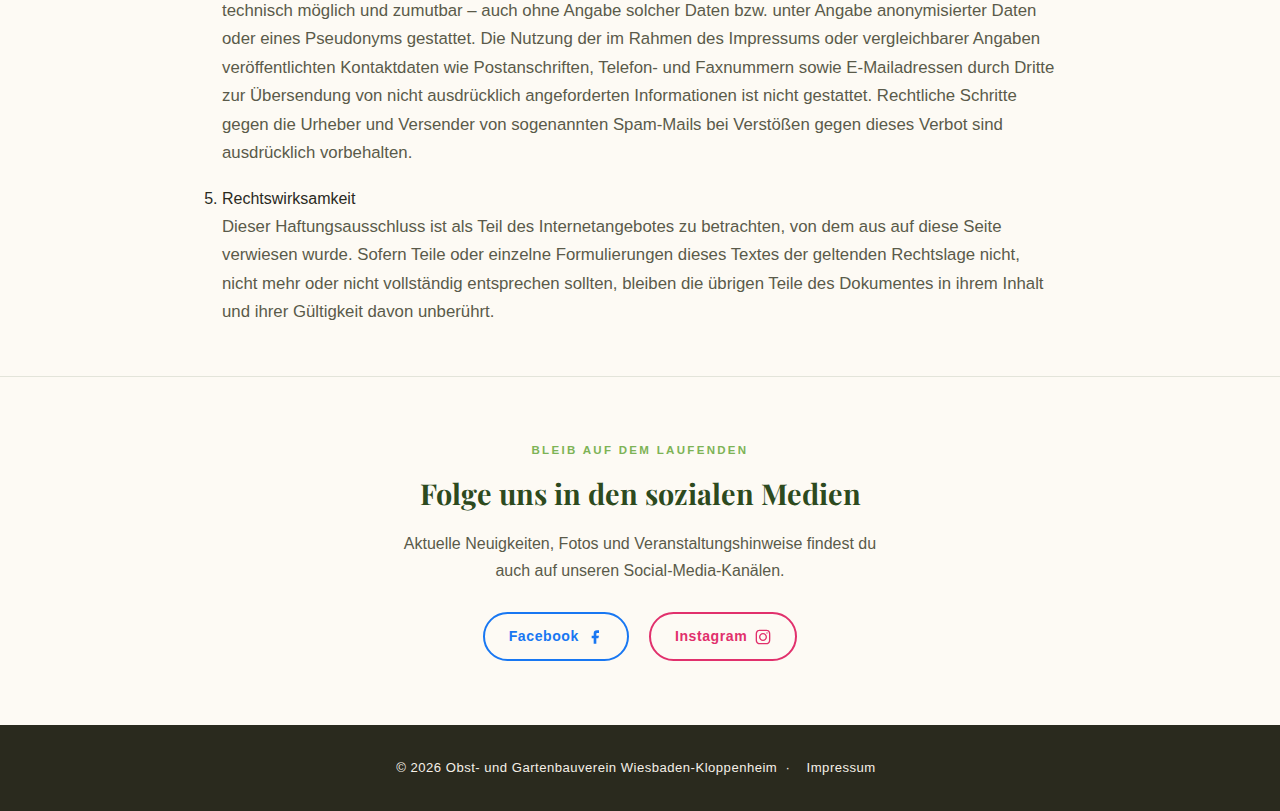
<file: impressum/index.html>
<!doctype html><html lang="de"><head><meta charset="UTF-8"><meta name="viewport" content="width=device-width,initial-scale=1"><title>Impressum</title><link rel="stylesheet" href="/css/style.css"><link rel="shortcut icon" href="/images/logo_icon-32x32.png" type="image/x-icon"><link rel="stylesheet" href="/fonts/playfair/playfair-display.css"></head><body><nav><a href="/" class="nav-logo"><img src="/images/logo_1200.png" alt="OGV Logo" style="height: 44px; width: auto"> </a><button class="hamburger" id="hamburger" aria-label="Menü öffnen"><span></span><span></span><span></span></button><ul id="nav-menu"><li><a href="/">Startseite</a></li><li><a href="/ueber-uns/">Über uns</a></li><li><a href="/aktivitaeten/">Aktivitäten</a></li><li><a href="/termine/">Termine</a></li><li><a href="/galerie/">Galerie</a></li><li><a href="/fallobst/">Fallobst</a></li><li><a href="/kontakt/">Kontakt</a></li></ul></nav><header class="hero"><div class="hero-bg-pattern"></div><div class="hero-content"><h1>Impressum</h1></div></header><hr class="separator"><section class="section"><div class="container"><ol><li>Inhalt des Onlineangebotes</li><p>Der Obst- und Gartenbauverein Wiesbaden-Kloppenheim, kurz Verein, als Autor und Verantwortlicher übernimmt keinerlei Gewähr für die Aktualität, Korrektheit, Vollständigkeit oder Qualität der bereitgestellten Informationen. Haftungsansprüche gegen den Autor, welche sich auf Schäden materieller oder ideeller Art beziehen, die durch die Nutzung oder Nichtnutzung der dargebotenen Informationen bzw. durch die Nutzung fehlerhafter und unvollständiger Informationen verursacht wurden, sind grundsätzlich ausgeschlossen, sofern seitens des Autors kein nachweislich vorsätzliches oder grob fahrlässiges Verschulden vorliegt. Alle Angebote sind freibleibend und unverbindlich. Der Autor behält es sich ausdrücklich vor, Teile der Seiten oder das gesamte Angebot ohne gesonderte Ankündigung zu verändern, zu ergänzen, zu löschen oder die Veröffentlichung zeitweise oder endgültig einzustellen.</p><li>Verweise und Links</li><p>Bei direkten oder indirekten Verweisen auf fremde Webseiten (»Hyperlinks«), die außerhalb des Verantwortungsbereiches des Autors liegen, würde eine Haftungsverpflichtung ausschließlich in dem Fall in Kraft treten, in dem der Autor von den Inhalten Kenntnis hat und es ihm technisch möglich und zumutbar wäre, die Nutzung im Falle rechtswidriger Inhalte zu verhindern. Der Autor erklärt hiermit ausdrücklich, dass zum Zeitpunkt der Linksetzung keine illegalen Inhalte auf den zu verlinkenden Seiten erkennbar waren. Auf die aktuelle und zukünftige Gestaltung, die Inhalte oder die Urheberschaft der gelinkten/verknüpften Seiten hat der Autor keinerlei Einfluss. Deshalb distanziert er sich hiermit ausdrücklich von allen Inhalten aller gelinkten/verknüpften Seiten, die nach der Linksetzung verändert wurden, insbesondere von allen, die die Würde des Menschen in irgendeiner Form verletzen. Diese Feststellung gilt für alle innerhalb des eigenen Internetangebotes gesetzten Links und Verweise sowie für Fremdeinträge in vom Autor eingerichteten Gästebüchern, Diskussionsforen und Mailinglisten. Für illegale, fehlerhafte oder unvollständige Inhalte und insbesondere für Schäden, die aus der Nutzung oder Nichtnutzung solcherart dargebotener Informationen entstehen, haftet allein der Anbieter der Seite, auf welche verwiesen wurde, nicht derjenige, der über Links auf die jeweilige Veröffentlichung lediglich verweist.</p><li>Urheber- und Kennzeichenrecht</li><p>Der Autor ist bestrebt, in allen Publikationen die Urheberrechte der verwendeten Grafiken, Tondokumente, Videosequenzen und Texte zu beachten, von ihm selbst erstellte Grafiken, Tondokumente, Videosequenzen und Texte zu nutzen oder auf lizenzfreie Grafiken, Tondokumente, Videosequenzen und Texte zurückzugreifen. Alle innerhalb des Internetangebotes genannten und ggf. durch Dritte geschützten Marken- und Warenzeichen unterliegen uneingeschränkt den Bestimmungen des jeweils gültigen Kennzeichenrechts und den Besitzrechten der jeweiligen eingetragenen Eigentümer. Allein aufgrund der bloßen Nennung ist nicht der Schluss zu ziehen, dass Markenzeichen nicht durch Rechte Dritter geschützt sind! Das Copyright für veröffentlichte, vom Autor oder in seinem Namen erstellte Objekte und Texte bleibt allein beim Autor dieser Seiten. Eine Vervielfältigung oder Verwendung solcher Grafiken, Tondokumente, Videosequenzen und Texte in anderen elektronischen oder gedruckten Publikationen ist ohne ausdrückliche Zustimmung des Autors und ohne Quellenangabe nicht gestattet. Insbesondere schließt der Autor die Haftung für den Kontext, in dem er zitiert wird, aus. Hier gelten entsprechend die unter Punkt 3 genannten Bestimmungen.</p><li>Datenschutz</li><p>Sofern innerhalb des Internetangebotes die Möglichkeit zur Eingabe persönlicher oder geschäftlicher Daten (E-Mailadressen, Namen, Anschriften) besteht, so erfolgt die Preisgabe dieser Daten seitens des Nutzers auf ausschließlich freiwilliger Basis. Die Inanspruchnahme und Bezahlung aller angebotenen Dienste ist – soweit technisch möglich und zumutbar – auch ohne Angabe solcher Daten bzw. unter Angabe anonymisierter Daten oder eines Pseudonyms gestattet. Die Nutzung der im Rahmen des Impressums oder vergleichbarer Angaben veröffentlichten Kontaktdaten wie Postanschriften, Telefon- und Faxnummern sowie E-Mailadressen durch Dritte zur Übersendung von nicht ausdrücklich angeforderten Informationen ist nicht gestattet. Rechtliche Schritte gegen die Urheber und Versender von sogenannten Spam-Mails bei Verstößen gegen dieses Verbot sind ausdrücklich vorbehalten.</p><li>Rechtswirksamkeit</li><p>Dieser Haftungsausschluss ist als Teil des Internetangebotes zu betrachten, von dem aus auf diese Seite verwiesen wurde. Sofern Teile oder einzelne Formulierungen dieses Textes der geltenden Rechtslage nicht, nicht mehr oder nicht vollständig entsprechen sollten, bleiben die übrigen Teile des Dokumentes in ihrem Inhalt und ihrer Gültigkeit davon unberührt.</p></ol></div></section><hr class="separator"><section class="social-section"><div class="container"><p class="section-label">Bleib auf dem Laufenden</p><h2 style="font-family: &quot;Playfair Display&quot;, serif;
            color: var(--green-dark);
            font-size: 1.8rem;">Folge uns in den sozialen Medien</h2><p style="color: var(--text-light); max-width: 480px; margin: 0.75rem auto 0">Aktuelle Neuigkeiten, Fotos und Veranstaltungshinweise findest du auch auf unseren Social-Media-Kanälen.</p><div class="social-links"><a href="https://www.facebook.com/ogvkloppenheim" target="_blank" class="social-btn facebook"><span>Facebook</span> <svg width="16" height="16" viewBox="0 0 24 24" fill="currentColor"><path d="M18 2h-3a5 5 0 0 0-5 5v3H7v4h3v8h4v-8h3l1-4h-4V7a1 1 0 0 1 1-1h3z"/></svg> </a><a href="https://www.instagram.com/ogv_kloppenheim/" target="_blank" class="social-btn instagram"><span>Instagram</span> <svg width="16" height="16" viewBox="0 0 24 24" fill="currentColor" xmlns="http://www.w3.org/2000/svg"><path fill-rule="evenodd" clip-rule="evenodd" d="M12 18C15.3137 18 18 15.3137 18 12C18 8.68629 15.3137 6 12 6C8.68629 6 6 8.68629 6 12C6 15.3137 8.68629 18 12 18ZM12 16C14.2091 16 16 14.2091 16 12C16 9.79086 14.2091 8 12 8C9.79086 8 8 9.79086 8 12C8 14.2091 9.79086 16 12 16Z"/><path d="M18 5C17.4477 5 17 5.44772 17 6C17 6.55228 17.4477 7 18 7C18.5523 7 19 6.55228 19 6C19 5.44772 18.5523 5 18 5Z"/><path fill-rule="evenodd" clip-rule="evenodd" d="M1.65396 4.27606C1 5.55953 1 7.23969 1 10.6V13.4C1 16.7603 1 18.4405 1.65396 19.7239C2.2292 20.8529 3.14708 21.7708 4.27606 22.346C5.55953 23 7.23969 23 10.6 23H13.4C16.7603 23 18.4405 23 19.7239 22.346C20.8529 21.7708 21.7708 20.8529 22.346 19.7239C23 18.4405 23 16.7603 23 13.4V10.6C23 7.23969 23 5.55953 22.346 4.27606C21.7708 3.14708 20.8529 2.2292 19.7239 1.65396C18.4405 1 16.7603 1 13.4 1H10.6C7.23969 1 5.55953 1 4.27606 1.65396C3.14708 2.2292 2.2292 3.14708 1.65396 4.27606ZM13.4 3H10.6C8.88684 3 7.72225 3.00156 6.82208 3.0751C5.94524 3.14674 5.49684 3.27659 5.18404 3.43597C4.43139 3.81947 3.81947 4.43139 3.43597 5.18404C3.27659 5.49684 3.14674 5.94524 3.0751 6.82208C3.00156 7.72225 3 8.88684 3 10.6V13.4C3 15.1132 3.00156 16.2777 3.0751 17.1779C3.14674 18.0548 3.27659 18.5032 3.43597 18.816C3.81947 19.5686 4.43139 20.1805 5.18404 20.564C5.49684 20.7234 5.94524 20.8533 6.82208 20.9249C7.72225 20.9984 8.88684 21 10.6 21H13.4C15.1132 21 16.2777 20.9984 17.1779 20.9249C18.0548 20.8533 18.5032 20.7234 18.816 20.564C19.5686 20.1805 20.1805 19.5686 20.564 18.816C20.7234 18.5032 20.8533 18.0548 20.9249 17.1779C20.9984 16.2777 21 15.1132 21 13.4V10.6C21 8.88684 20.9984 7.72225 20.9249 6.82208C20.8533 5.94524 20.7234 5.49684 20.564 5.18404C20.1805 4.43139 19.5686 3.81947 18.816 3.43597C18.5032 3.27659 18.0548 3.14674 17.1779 3.0751C16.2777 3.00156 15.1132 3 13.4 3Z"/></svg></a></div></div></section><footer><p>&copy; 2026 Obst- und Gartenbauverein Wiesbaden-Kloppenheim &nbsp;·&nbsp; <a href="/impressum/">Impressum</a></p></footer><script src="/js/script.js"></script></body></html>
</file>
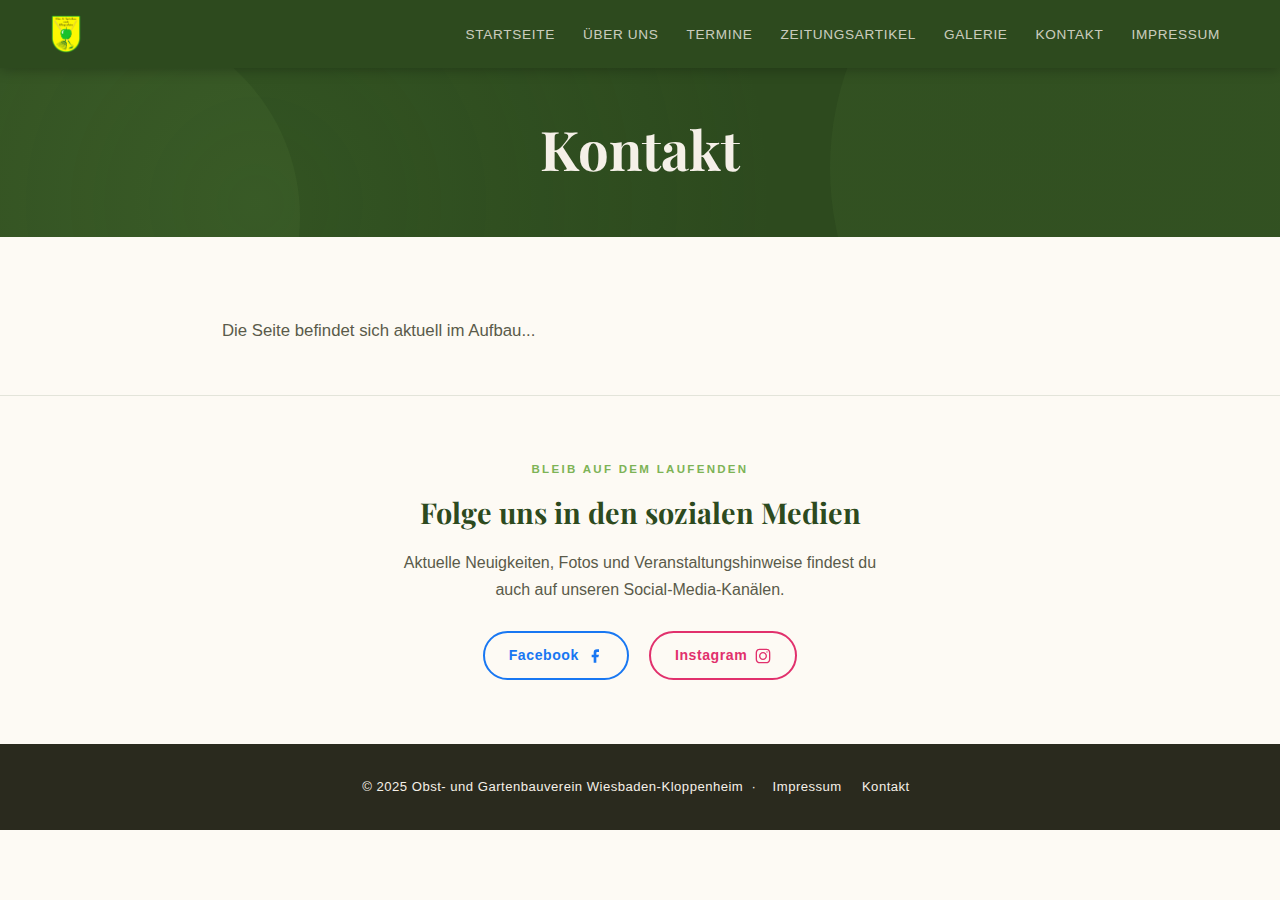
<file: kontakt/index.html>
<!doctype html>
<html lang="de">

<head>
  <meta charset="UTF-8" />
  <meta name="viewport" content="width=device-width, initial-scale=1.0" />
  <title>Obst- und Gartenbauverein - Kloppenheim</title>
  <link rel="stylesheet" href="/css/style.css" />
  <link rel="shortcut icon" href="/images/logo_icon-32x32.png" type="image/x-icon" />
  <link rel="preconnect" href="https://fonts.googleapis.com" />
  <link rel="preconnect" href="https://fonts.gstatic.com" crossorigin />
  <link href="https://fonts.googleapis.com/css2?family=Playfair+Display:ital,wght@0,400..900;1,400..900&display=swap"
    rel="stylesheet" />
</head>

<body>
  <nav>
      <a href="/" class="nav-logo">
        <img src="/images/logo_1200.png" alt="OGV Logo" style="height: 44px; width: auto" />
      </a>
      <button class="hamburger" id="hamburger" aria-label="Menü öffnen">
        <span></span><span></span><span></span>
      </button>
      <ul id="nav-menu">
        <li><a href="/">Startseite</a></li>
        <li><a href="/ueber-uns/">Über uns</a></li>
        <li><a href="/veranstaltungen/">Termine</a></li>
        <li><a href="/zeitungsartikel/">Zeitungsartikel</a></li>
        <li><a href="/galerie/">Galerie</a></li>
        <li><a href="/kontakt/">Kontakt</a></li>
        <li><a href="/impressum/">Impressum</a></li>
      </ul>
    </nav>
  <!-- HERO -->
  <header class="hero">
    <div class="hero-bg-pattern"></div>
    <div class="hero-content">
      <h1>Kontakt</h1>
    </div>
  </header>

  <!-- ABOUT -->
  <section class="section">
    <div class="container">
      <p>Die Seite befindet sich aktuell im Aufbau...</p>
    </div>
  </section>

  <hr class="separator" />

  <!-- SOCIAL -->
  <section class="social-section">
  <div class="container">
    <p class="section-label">Bleib auf dem Laufenden</p>
    <h2 style="
            font-family: &quot;Playfair Display&quot;, serif;
            color: var(--green-dark);
            font-size: 1.8rem;
          ">
      Folge uns in den sozialen Medien
    </h2>
    <p style="color: var(--text-light); max-width: 480px; margin: 0.75rem auto 0">
      Aktuelle Neuigkeiten, Fotos und Veranstaltungshinweise findest du auch auf unseren
      Social-Media-Kanälen.
    </p>
    <div class="social-links">
      <a href="https://www.facebook.com/ogvkloppenheim" target="_blank" class="social-btn facebook">
        <span>Facebook</span>
        <svg width="16" height="16" viewBox="0 0 24 24" fill="currentColor">
          <path d="M18 2h-3a5 5 0 0 0-5 5v3H7v4h3v8h4v-8h3l1-4h-4V7a1 1 0 0 1 1-1h3z" />
        </svg>
      </a>
      <a href="https://www.instagram.com/ogv_kloppenheim/" target="_blank" class="social-btn instagram">
        <span>Instagram</span>
<svg width="16" height="16" viewBox="0 0 24 24" fill="currentColor" xmlns="http://www.w3.org/2000/svg">
  <path fill-rule="evenodd" clip-rule="evenodd" d="M12 18C15.3137 18 18 15.3137 18 12C18 8.68629 15.3137 6 12 6C8.68629 6 6 8.68629 6 12C6 15.3137 8.68629 18 12 18ZM12 16C14.2091 16 16 14.2091 16 12C16 9.79086 14.2091 8 12 8C9.79086 8 8 9.79086 8 12C8 14.2091 9.79086 16 12 16Z"/>
  <path d="M18 5C17.4477 5 17 5.44772 17 6C17 6.55228 17.4477 7 18 7C18.5523 7 19 6.55228 19 6C19 5.44772 18.5523 5 18 5Z"/>
  <path fill-rule="evenodd" clip-rule="evenodd" d="M1.65396 4.27606C1 5.55953 1 7.23969 1 10.6V13.4C1 16.7603 1 18.4405 1.65396 19.7239C2.2292 20.8529 3.14708 21.7708 4.27606 22.346C5.55953 23 7.23969 23 10.6 23H13.4C16.7603 23 18.4405 23 19.7239 22.346C20.8529 21.7708 21.7708 20.8529 22.346 19.7239C23 18.4405 23 16.7603 23 13.4V10.6C23 7.23969 23 5.55953 22.346 4.27606C21.7708 3.14708 20.8529 2.2292 19.7239 1.65396C18.4405 1 16.7603 1 13.4 1H10.6C7.23969 1 5.55953 1 4.27606 1.65396C3.14708 2.2292 2.2292 3.14708 1.65396 4.27606ZM13.4 3H10.6C8.88684 3 7.72225 3.00156 6.82208 3.0751C5.94524 3.14674 5.49684 3.27659 5.18404 3.43597C4.43139 3.81947 3.81947 4.43139 3.43597 5.18404C3.27659 5.49684 3.14674 5.94524 3.0751 6.82208C3.00156 7.72225 3 8.88684 3 10.6V13.4C3 15.1132 3.00156 16.2777 3.0751 17.1779C3.14674 18.0548 3.27659 18.5032 3.43597 18.816C3.81947 19.5686 4.43139 20.1805 5.18404 20.564C5.49684 20.7234 5.94524 20.8533 6.82208 20.9249C7.72225 20.9984 8.88684 21 10.6 21H13.4C15.1132 21 16.2777 20.9984 17.1779 20.9249C18.0548 20.8533 18.5032 20.7234 18.816 20.564C19.5686 20.1805 20.1805 19.5686 20.564 18.816C20.7234 18.5032 20.8533 18.0548 20.9249 17.1779C20.9984 16.2777 21 15.1132 21 13.4V10.6C21 8.88684 20.9984 7.72225 20.9249 6.82208C20.8533 5.94524 20.7234 5.49684 20.564 5.18404C20.1805 4.43139 19.5686 3.81947 18.816 3.43597C18.5032 3.27659 18.0548 3.14674 17.1779 3.0751C16.2777 3.00156 15.1132 3 13.4 3Z"/>
</svg> 

      </a>
    </div>
  </div>
</section>

  <!-- FOOTER -->
  <footer>
      <p>
        &copy; 2025 Obst- und Gartenbauverein Wiesbaden-Kloppenheim &nbsp;·&nbsp;
        <a href="/impressum/">Impressum</a>
        <a href="/kontakt/">Kontakt</a>
      </p>
    </footer>
  <script src="/js/script.js"></script>
</body>

</html>
</file>
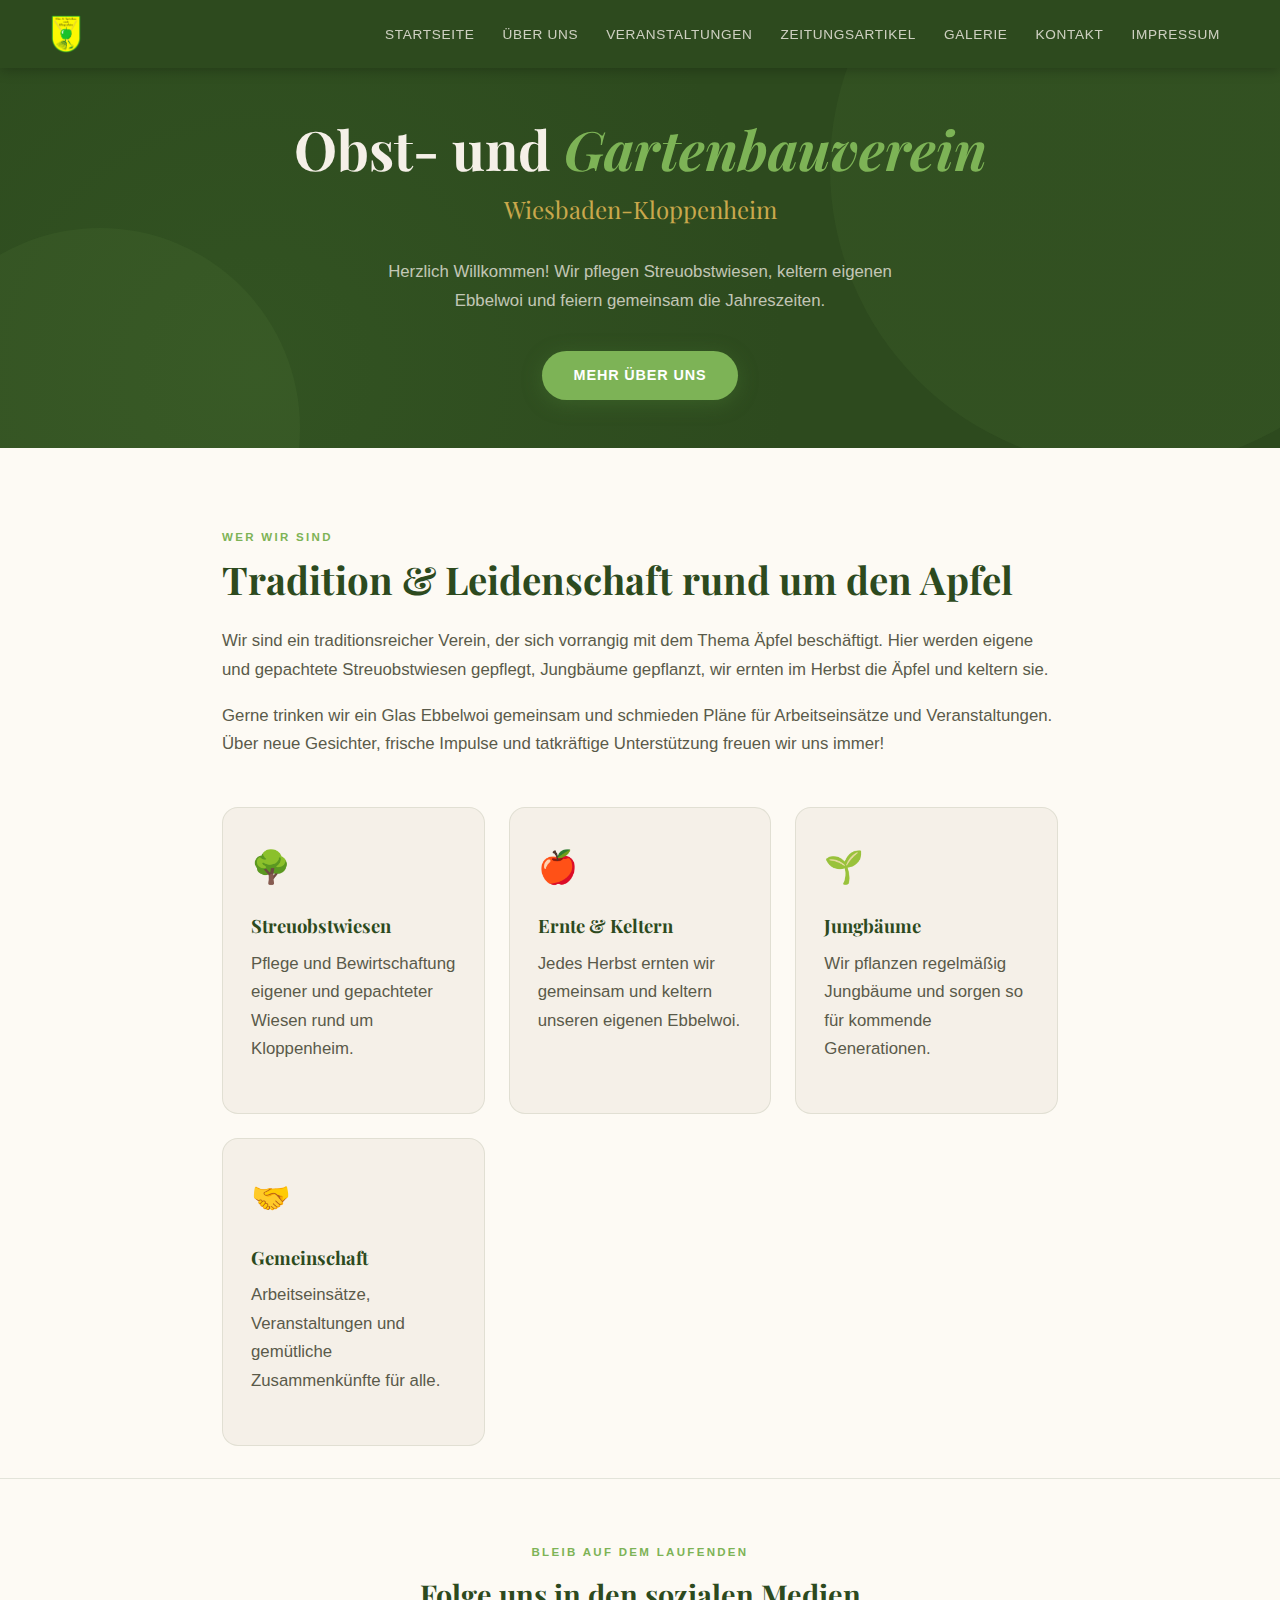
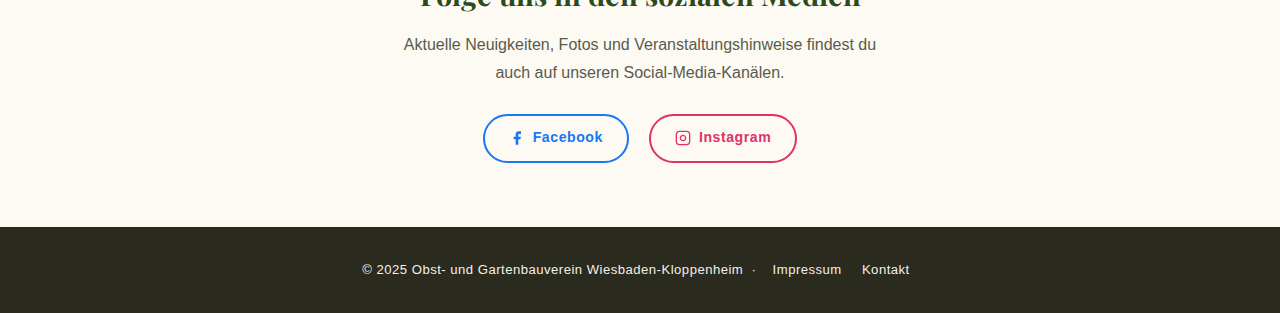
<file: Ogv_Website/index.html>
<!doctype html>
<html lang="de">
  <head>
    <meta charset="UTF-8" />
    <meta name="viewport" content="width=device-width, initial-scale=1.0" />
    <title>Obst- und Gartenbauverein - Kloppenheim</title>
    <link rel="stylesheet" href="/css/style.css" />
    <link rel="shortcut icon" href="/images/logo_icon-32x32.png" type="image/x-icon" />
    <link rel="preconnect" href="https://fonts.googleapis.com" />
    <link rel="preconnect" href="https://fonts.gstatic.com" crossorigin />
    <link
      href="https://fonts.googleapis.com/css2?family=Playfair+Display:ital,wght@0,400..900;1,400..900&display=swap"
      rel="stylesheet"
    />
  </head>

  <body>
    <nav>
      <a href="/" class="nav-logo">
        <img src="/images/logo_1200.png" alt="OGV Logo" style="height: 44px; width: auto" />
      </a>
      <button class="hamburger" id="hamburger" aria-label="Menü öffnen">
        <span></span><span></span><span></span>
      </button>
      <ul id="nav-menu">
        <li><a href="/">Startseite</a></li>
        <li><a href="/ueber-uns.html">Über&nbsp;uns</a></li>
        <li><a href="/veranstaltungen.html">Veranstaltungen</a></li>
        <li><a href="/zeitungsartikel.html">Zeitungsartikel</a></li>
        <li><a href="/galerie.html">Galerie</a></li>
        <li><a href="/kontakt.html">Kontakt</a></li>
        <li><a href="/impressum.html">Impressum</a></li>
      </ul>
    </nav>

    <!-- HERO -->
    <header class="hero">
      <div class="hero-bg-pattern"></div>
      <div class="hero-content">
        <h1>Obst- und <em>Gartenbauverein</em></h1>
        <p class="hero-location">Wiesbaden-Kloppenheim</p>
        <p class="hero-desc">
          Herzlich Willkommen! Wir pflegen Streuobstwiesen, keltern eigenen Ebbelwoi und feiern
          gemeinsam die Jahreszeiten.
        </p>
        <a href="/ueber-uns.html" class="btn-primary">Mehr über uns</a>
      </div>
    </header>

    <!-- ABOUT -->
    <section class="section">
      <div class="container">
        <p class="section-label">Wer wir sind</p>
        <h2>Tradition &amp; Leidenschaft rund um den Apfel</h2>
        <p>
          Wir sind ein traditionsreicher Verein, der sich vorrangig mit dem Thema Äpfel beschäftigt.
          Hier werden eigene und gepachtete Streuobstwiesen gepflegt, Jungbäume gepflanzt, wir
          ernten im Herbst die Äpfel und keltern sie.
        </p>
        <p>
          Gerne trinken wir ein Glas Ebbelwoi gemeinsam und schmieden Pläne für Arbeitseinsätze und
          Veranstaltungen. Über neue Gesichter, frische Impulse und tatkräftige Unterstützung freuen
          wir uns immer!
        </p>

        <div class="cards">
          <div class="card">
            <div class="card-icon">🌳</div>
            <h3>Streuobstwiesen</h3>
            <p>Pflege und Bewirtschaftung eigener und gepachteter Wiesen rund um Kloppenheim.</p>
          </div>
          <div class="card">
            <div class="card-icon">🍎</div>
            <h3>Ernte &amp; Keltern</h3>
            <p>Jedes Herbst ernten wir gemeinsam und keltern unseren eigenen Ebbelwoi.</p>
          </div>
          <div class="card">
            <div class="card-icon">🌱</div>
            <h3>Jungbäume</h3>
            <p>Wir pflanzen regelmäßig Jungbäume und sorgen so für kommende Generationen.</p>
          </div>
          <div class="card">
            <div class="card-icon">🤝</div>
            <h3>Gemeinschaft</h3>
            <p>Arbeitseinsätze, Veranstaltungen und gemütliche Zusammenkünfte für alle.</p>
          </div>
        </div>
      </div>
    </section>

    <hr class="separator" />

    <!--
    <div class="quote-band">
      <blockquote>
        „Ein Garten ist ein Stück Erde, das man mit Liebe und Arbeit in ein kleines Paradies verwandelt."
        <cite>— OGV Wiesbaden-Kloppenheim</cite>
      </blockquote>
    </div>
    -->

    <!-- SOCIAL -->
    <section class="social-section">
      <div class="container">
        <p class="section-label">Bleib auf dem Laufenden</p>
        <h2
          style="font-family: 'Playfair Display', serif; color: var(--green-dark); font-size: 1.8rem;"
        >
          Folge uns in den sozialen Medien
        </h2>
        <p style="color: var(--text-light); max-width: 480px; margin: 0.75rem auto 0">
          Aktuelle Neuigkeiten, Fotos und Veranstaltungshinweise findest du auch auf unseren
          Social-Media-Kanälen.
        </p>
        <div class="social-links">
          <a href="https://www.facebook.com/ogvkloppenheim" target="_blank" class="social-btn facebook">
            <svg width="16" height="16" viewBox="0 0 24 24" fill="currentColor">
              <path d="M18 2h-3a5 5 0 0 0-5 5v3H7v4h3v8h4v-8h3l1-4h-4V7a1 1 0 0 1 1-1h3z" />
            </svg>
            Facebook
          </a>
          <a href="https://www.instagram.com/ogv_kloppenheim/" target="_blank" class="social-btn instagram">
            <svg width="16" height="16" viewBox="0 0 24 24" fill="none" stroke="currentColor" stroke-width="2">
              <rect x="2" y="2" width="20" height="20" rx="5" ry="5" />
              <path d="M16 11.37A4 4 0 1 1 12.63 8 4 4 0 0 1 16 11.37z" />
              <line x1="17.5" y1="6.5" x2="17.51" y2="6.5" />
            </svg>
            Instagram
          </a>
        </div>
      </div>
    </section>

    <!-- FOOTER -->
    <footer>
      <p>
        &copy; 2025 Obst- und Gartenbauverein Wiesbaden-Kloppenheim &nbsp;·&nbsp;
        <a href="/impressum">Impressum</a>
        <a href="/kontakt">Kontakt</a>
      </p>
    </footer>
    <script src="/js/script.js"></script>
  </body>
</html>
</file>
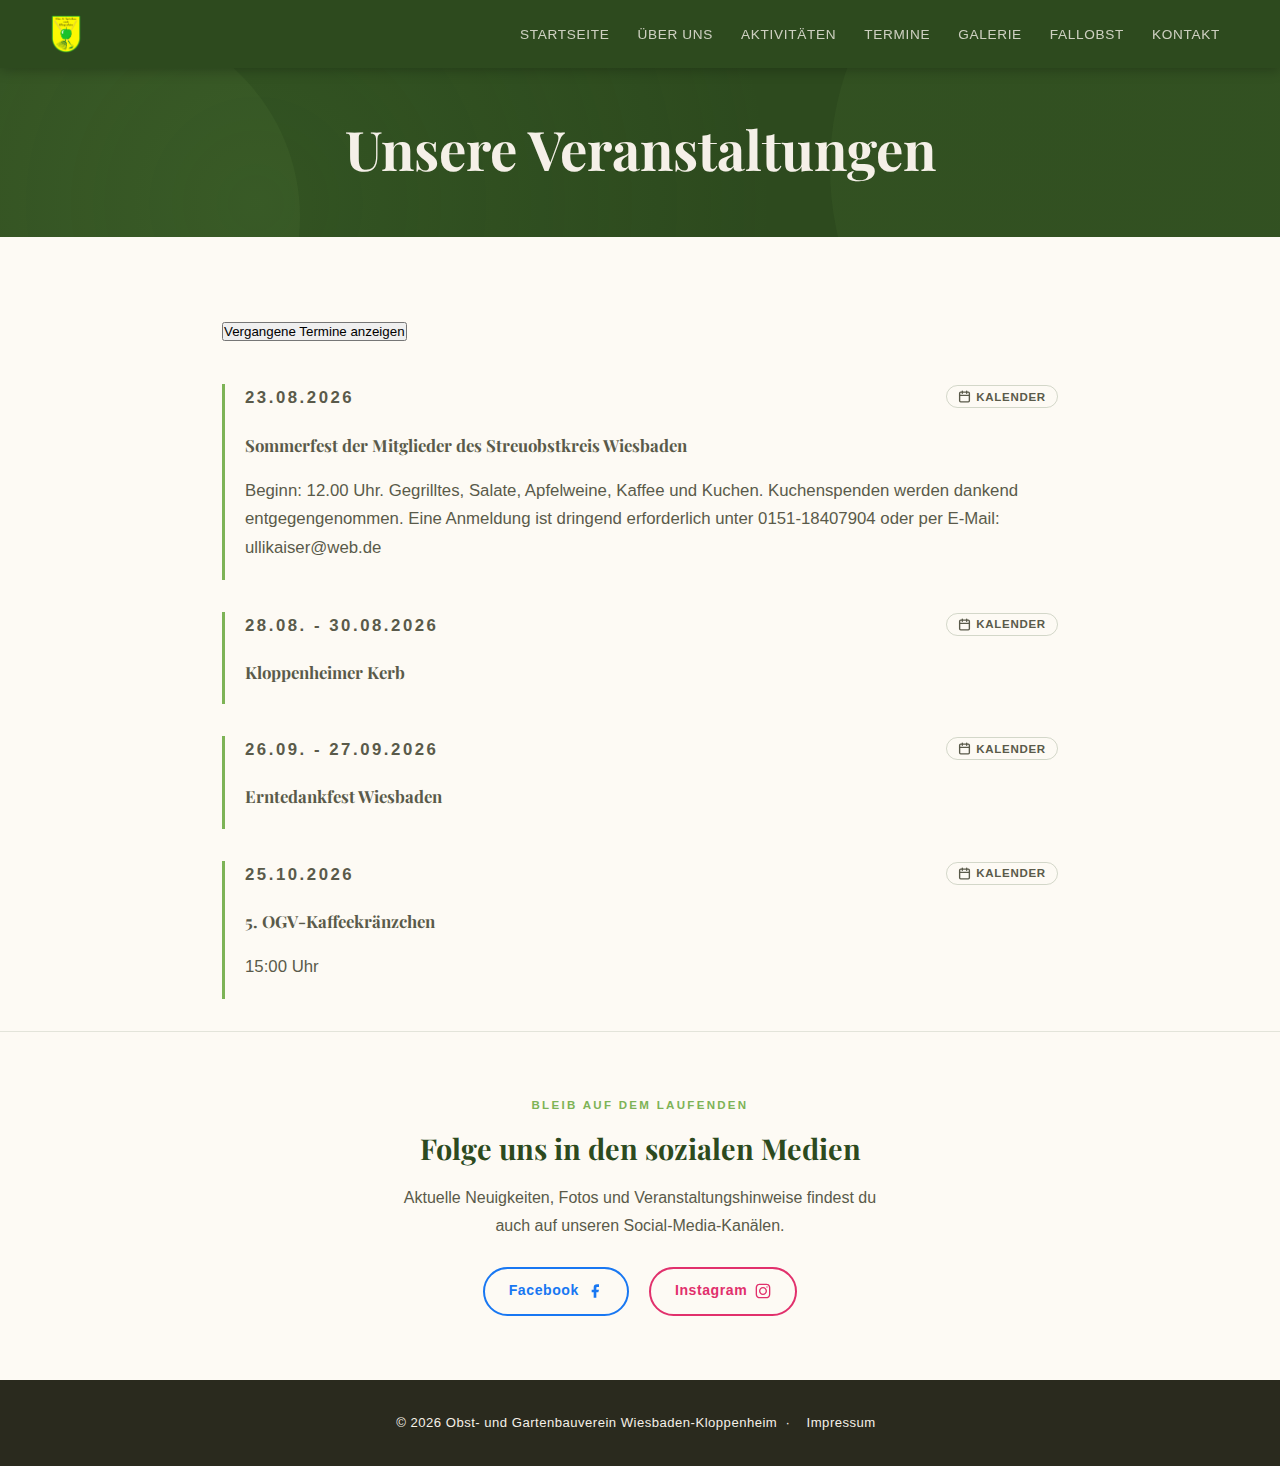
<file: termine/index.html>
<!doctype html><html lang="de"><head><meta charset="UTF-8"><meta name="viewport" content="width=device-width,initial-scale=1"><title>Termine</title><link rel="stylesheet" href="/css/style.css"><link rel="stylesheet" href="/css/termine.css"><link rel="shortcut icon" href="/images/logo_icon-32x32.png" type="image/x-icon"><link rel="stylesheet" href="/fonts/playfair/playfair-display.css"></head><body><nav><a href="/" class="nav-logo"><img src="/images/logo_1200.png" alt="OGV Logo" style="height: 44px; width: auto"> </a><button class="hamburger" id="hamburger" aria-label="Menü öffnen"><span></span><span></span><span></span></button><ul id="nav-menu"><li><a href="/">Startseite</a></li><li><a href="/ueber-uns/">Über uns</a></li><li><a href="/aktivitaeten/">Aktivitäten</a></li><li><a href="/termine/">Termine</a></li><li><a href="/galerie/">Galerie</a></li><li><a href="/fallobst/">Fallobst</a></li><li><a href="/kontakt/">Kontakt</a></li></ul></nav><header class="hero"><div class="hero-bg-pattern"></div><div class="hero-content"><h1>Unsere Veranstaltungen</h1></div></header><section class="section"><div class="container"><div class="event-filter"><button id="togglePast" class="btn-toggle-past">Vergangene Termine anzeigen</button></div><ul class="event-list" id="eventList"></ul><p id="noEvents" class="event-empty" style="display:none;">Aktuell sind keine bevorstehenden Veranstaltungen geplant.</p></div></section><hr class="separator"><section class="social-section"><div class="container"><p class="section-label">Bleib auf dem Laufenden</p><h2 style="font-family: &quot;Playfair Display&quot;, serif;
            color: var(--green-dark);
            font-size: 1.8rem;">Folge uns in den sozialen Medien</h2><p style="color: var(--text-light); max-width: 480px; margin: 0.75rem auto 0">Aktuelle Neuigkeiten, Fotos und Veranstaltungshinweise findest du auch auf unseren Social-Media-Kanälen.</p><div class="social-links"><a href="https://www.facebook.com/ogvkloppenheim" target="_blank" class="social-btn facebook"><span>Facebook</span> <svg width="16" height="16" viewBox="0 0 24 24" fill="currentColor"><path d="M18 2h-3a5 5 0 0 0-5 5v3H7v4h3v8h4v-8h3l1-4h-4V7a1 1 0 0 1 1-1h3z"/></svg> </a><a href="https://www.instagram.com/ogv_kloppenheim/" target="_blank" class="social-btn instagram"><span>Instagram</span> <svg width="16" height="16" viewBox="0 0 24 24" fill="currentColor" xmlns="http://www.w3.org/2000/svg"><path fill-rule="evenodd" clip-rule="evenodd" d="M12 18C15.3137 18 18 15.3137 18 12C18 8.68629 15.3137 6 12 6C8.68629 6 6 8.68629 6 12C6 15.3137 8.68629 18 12 18ZM12 16C14.2091 16 16 14.2091 16 12C16 9.79086 14.2091 8 12 8C9.79086 8 8 9.79086 8 12C8 14.2091 9.79086 16 12 16Z"/><path d="M18 5C17.4477 5 17 5.44772 17 6C17 6.55228 17.4477 7 18 7C18.5523 7 19 6.55228 19 6C19 5.44772 18.5523 5 18 5Z"/><path fill-rule="evenodd" clip-rule="evenodd" d="M1.65396 4.27606C1 5.55953 1 7.23969 1 10.6V13.4C1 16.7603 1 18.4405 1.65396 19.7239C2.2292 20.8529 3.14708 21.7708 4.27606 22.346C5.55953 23 7.23969 23 10.6 23H13.4C16.7603 23 18.4405 23 19.7239 22.346C20.8529 21.7708 21.7708 20.8529 22.346 19.7239C23 18.4405 23 16.7603 23 13.4V10.6C23 7.23969 23 5.55953 22.346 4.27606C21.7708 3.14708 20.8529 2.2292 19.7239 1.65396C18.4405 1 16.7603 1 13.4 1H10.6C7.23969 1 5.55953 1 4.27606 1.65396C3.14708 2.2292 2.2292 3.14708 1.65396 4.27606ZM13.4 3H10.6C8.88684 3 7.72225 3.00156 6.82208 3.0751C5.94524 3.14674 5.49684 3.27659 5.18404 3.43597C4.43139 3.81947 3.81947 4.43139 3.43597 5.18404C3.27659 5.49684 3.14674 5.94524 3.0751 6.82208C3.00156 7.72225 3 8.88684 3 10.6V13.4C3 15.1132 3.00156 16.2777 3.0751 17.1779C3.14674 18.0548 3.27659 18.5032 3.43597 18.816C3.81947 19.5686 4.43139 20.1805 5.18404 20.564C5.49684 20.7234 5.94524 20.8533 6.82208 20.9249C7.72225 20.9984 8.88684 21 10.6 21H13.4C15.1132 21 16.2777 20.9984 17.1779 20.9249C18.0548 20.8533 18.5032 20.7234 18.816 20.564C19.5686 20.1805 20.1805 19.5686 20.564 18.816C20.7234 18.5032 20.8533 18.0548 20.9249 17.1779C20.9984 16.2777 21 15.1132 21 13.4V10.6C21 8.88684 20.9984 7.72225 20.9249 6.82208C20.8533 5.94524 20.7234 5.49684 20.564 5.18404C20.1805 4.43139 19.5686 3.81947 18.816 3.43597C18.5032 3.27659 18.0548 3.14674 17.1779 3.0751C16.2777 3.00156 15.1132 3 13.4 3Z"/></svg></a></div></div></section><footer><p>&copy; 2026 Obst- und Gartenbauverein Wiesbaden-Kloppenheim &nbsp;·&nbsp; <a href="/impressum/">Impressum</a></p></footer><script src="/js/script.js"></script><script src="/js/termine.js"></script></body></html>
</file>
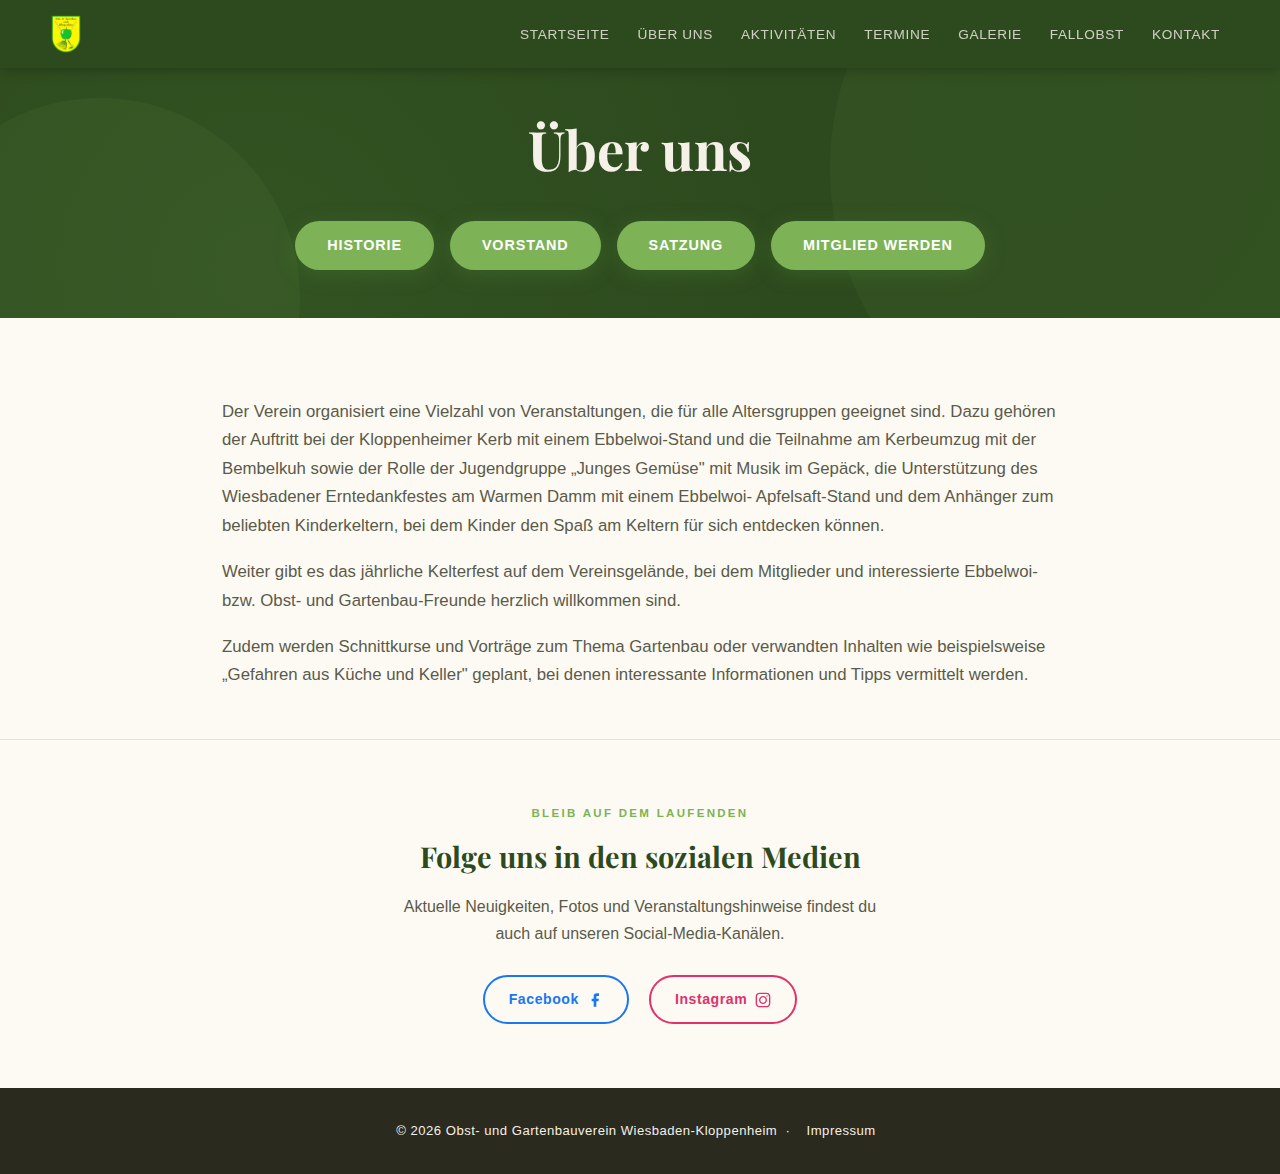
<file: ueber-uns/index.html>
<!doctype html><html lang="de"><head><meta charset="UTF-8"><meta name="viewport" content="width=device-width,initial-scale=1"><title>Über uns</title><link rel="stylesheet" href="/css/style.css"><link rel="shortcut icon" href="/images/logo_icon-32x32.png" type="image/x-icon"><link rel="stylesheet" href="/fonts/playfair/playfair-display.css"><meta name="description" content="Erfahren Sie mehr über die Geschichte und die Ziele unseres Gartenbauvereins in Wiesbaden."></head><body><nav><a href="/" class="nav-logo"><img src="/images/logo_1200.png" alt="OGV Logo" style="height: 44px; width: auto"> </a><button class="hamburger" id="hamburger" aria-label="Menü öffnen"><span></span><span></span><span></span></button><ul id="nav-menu"><li><a href="/">Startseite</a></li><li><a href="/ueber-uns/">Über uns</a></li><li><a href="/aktivitaeten/">Aktivitäten</a></li><li><a href="/termine/">Termine</a></li><li><a href="/galerie/">Galerie</a></li><li><a href="/fallobst/">Fallobst</a></li><li><a href="/kontakt/">Kontakt</a></li></ul></nav><header class="hero"><div class="hero-bg-pattern"></div><div class="hero-content"><h1>Über uns</h1><ul><li><a href="/ueber-uns/historie/" class="btn-primary">Historie</a></li><li><a href="/ueber-uns/vorstand/" class="btn-primary">Vorstand</a></li><li><a href="/ueber-uns/satzung/" class="btn-primary">Satzung</a></li><li><a href="/ueber-uns/mitglied-werden/" class="btn-primary">Mitglied werden</a></li></ul></div></header><section class="section"><div class="container"><p>Der Verein organisiert eine Vielzahl von Veranstaltungen, die für alle Altersgruppen geeignet sind. Dazu gehören der Auftritt bei der Kloppenheimer Kerb mit einem Ebbelwoi-Stand und die Teilnahme am Kerbeumzug mit der Bembelkuh sowie der Rolle der Jugendgruppe „Junges Gemüse" mit Musik im Gepäck, die Unterstützung des Wiesbadener Erntedankfestes am Warmen Damm mit einem Ebbelwoi- Apfelsaft-Stand und dem Anhänger zum beliebten Kinderkeltern, bei dem Kinder den Spaß am Keltern für sich entdecken können.</p><p>Weiter gibt es das jährliche Kelterfest auf dem Vereinsgelände, bei dem Mitglieder und interessierte Ebbelwoi- bzw. Obst- und Gartenbau-Freunde herzlich willkommen sind.</p><p>Zudem werden Schnittkurse und Vorträge zum Thema Gartenbau oder verwandten Inhalten wie beispielsweise „Gefahren aus Küche und Keller" geplant, bei denen interessante Informationen und Tipps vermittelt werden.</p></div></section><hr class="separator"><section class="social-section"><div class="container"><p class="section-label">Bleib auf dem Laufenden</p><h2 style="font-family: &quot;Playfair Display&quot;, serif;
            color: var(--green-dark);
            font-size: 1.8rem;">Folge uns in den sozialen Medien</h2><p style="color: var(--text-light); max-width: 480px; margin: 0.75rem auto 0">Aktuelle Neuigkeiten, Fotos und Veranstaltungshinweise findest du auch auf unseren Social-Media-Kanälen.</p><div class="social-links"><a href="https://www.facebook.com/ogvkloppenheim" target="_blank" class="social-btn facebook"><span>Facebook</span> <svg width="16" height="16" viewBox="0 0 24 24" fill="currentColor"><path d="M18 2h-3a5 5 0 0 0-5 5v3H7v4h3v8h4v-8h3l1-4h-4V7a1 1 0 0 1 1-1h3z"/></svg> </a><a href="https://www.instagram.com/ogv_kloppenheim/" target="_blank" class="social-btn instagram"><span>Instagram</span> <svg width="16" height="16" viewBox="0 0 24 24" fill="currentColor" xmlns="http://www.w3.org/2000/svg"><path fill-rule="evenodd" clip-rule="evenodd" d="M12 18C15.3137 18 18 15.3137 18 12C18 8.68629 15.3137 6 12 6C8.68629 6 6 8.68629 6 12C6 15.3137 8.68629 18 12 18ZM12 16C14.2091 16 16 14.2091 16 12C16 9.79086 14.2091 8 12 8C9.79086 8 8 9.79086 8 12C8 14.2091 9.79086 16 12 16Z"/><path d="M18 5C17.4477 5 17 5.44772 17 6C17 6.55228 17.4477 7 18 7C18.5523 7 19 6.55228 19 6C19 5.44772 18.5523 5 18 5Z"/><path fill-rule="evenodd" clip-rule="evenodd" d="M1.65396 4.27606C1 5.55953 1 7.23969 1 10.6V13.4C1 16.7603 1 18.4405 1.65396 19.7239C2.2292 20.8529 3.14708 21.7708 4.27606 22.346C5.55953 23 7.23969 23 10.6 23H13.4C16.7603 23 18.4405 23 19.7239 22.346C20.8529 21.7708 21.7708 20.8529 22.346 19.7239C23 18.4405 23 16.7603 23 13.4V10.6C23 7.23969 23 5.55953 22.346 4.27606C21.7708 3.14708 20.8529 2.2292 19.7239 1.65396C18.4405 1 16.7603 1 13.4 1H10.6C7.23969 1 5.55953 1 4.27606 1.65396C3.14708 2.2292 2.2292 3.14708 1.65396 4.27606ZM13.4 3H10.6C8.88684 3 7.72225 3.00156 6.82208 3.0751C5.94524 3.14674 5.49684 3.27659 5.18404 3.43597C4.43139 3.81947 3.81947 4.43139 3.43597 5.18404C3.27659 5.49684 3.14674 5.94524 3.0751 6.82208C3.00156 7.72225 3 8.88684 3 10.6V13.4C3 15.1132 3.00156 16.2777 3.0751 17.1779C3.14674 18.0548 3.27659 18.5032 3.43597 18.816C3.81947 19.5686 4.43139 20.1805 5.18404 20.564C5.49684 20.7234 5.94524 20.8533 6.82208 20.9249C7.72225 20.9984 8.88684 21 10.6 21H13.4C15.1132 21 16.2777 20.9984 17.1779 20.9249C18.0548 20.8533 18.5032 20.7234 18.816 20.564C19.5686 20.1805 20.1805 19.5686 20.564 18.816C20.7234 18.5032 20.8533 18.0548 20.9249 17.1779C20.9984 16.2777 21 15.1132 21 13.4V10.6C21 8.88684 20.9984 7.72225 20.9249 6.82208C20.8533 5.94524 20.7234 5.49684 20.564 5.18404C20.1805 4.43139 19.5686 3.81947 18.816 3.43597C18.5032 3.27659 18.0548 3.14674 17.1779 3.0751C16.2777 3.00156 15.1132 3 13.4 3Z"/></svg></a></div></div></section><footer><p>&copy; 2026 Obst- und Gartenbauverein Wiesbaden-Kloppenheim &nbsp;·&nbsp; <a href="/impressum/">Impressum</a></p></footer><script src="/js/script.js"></script></body></html>
</file>
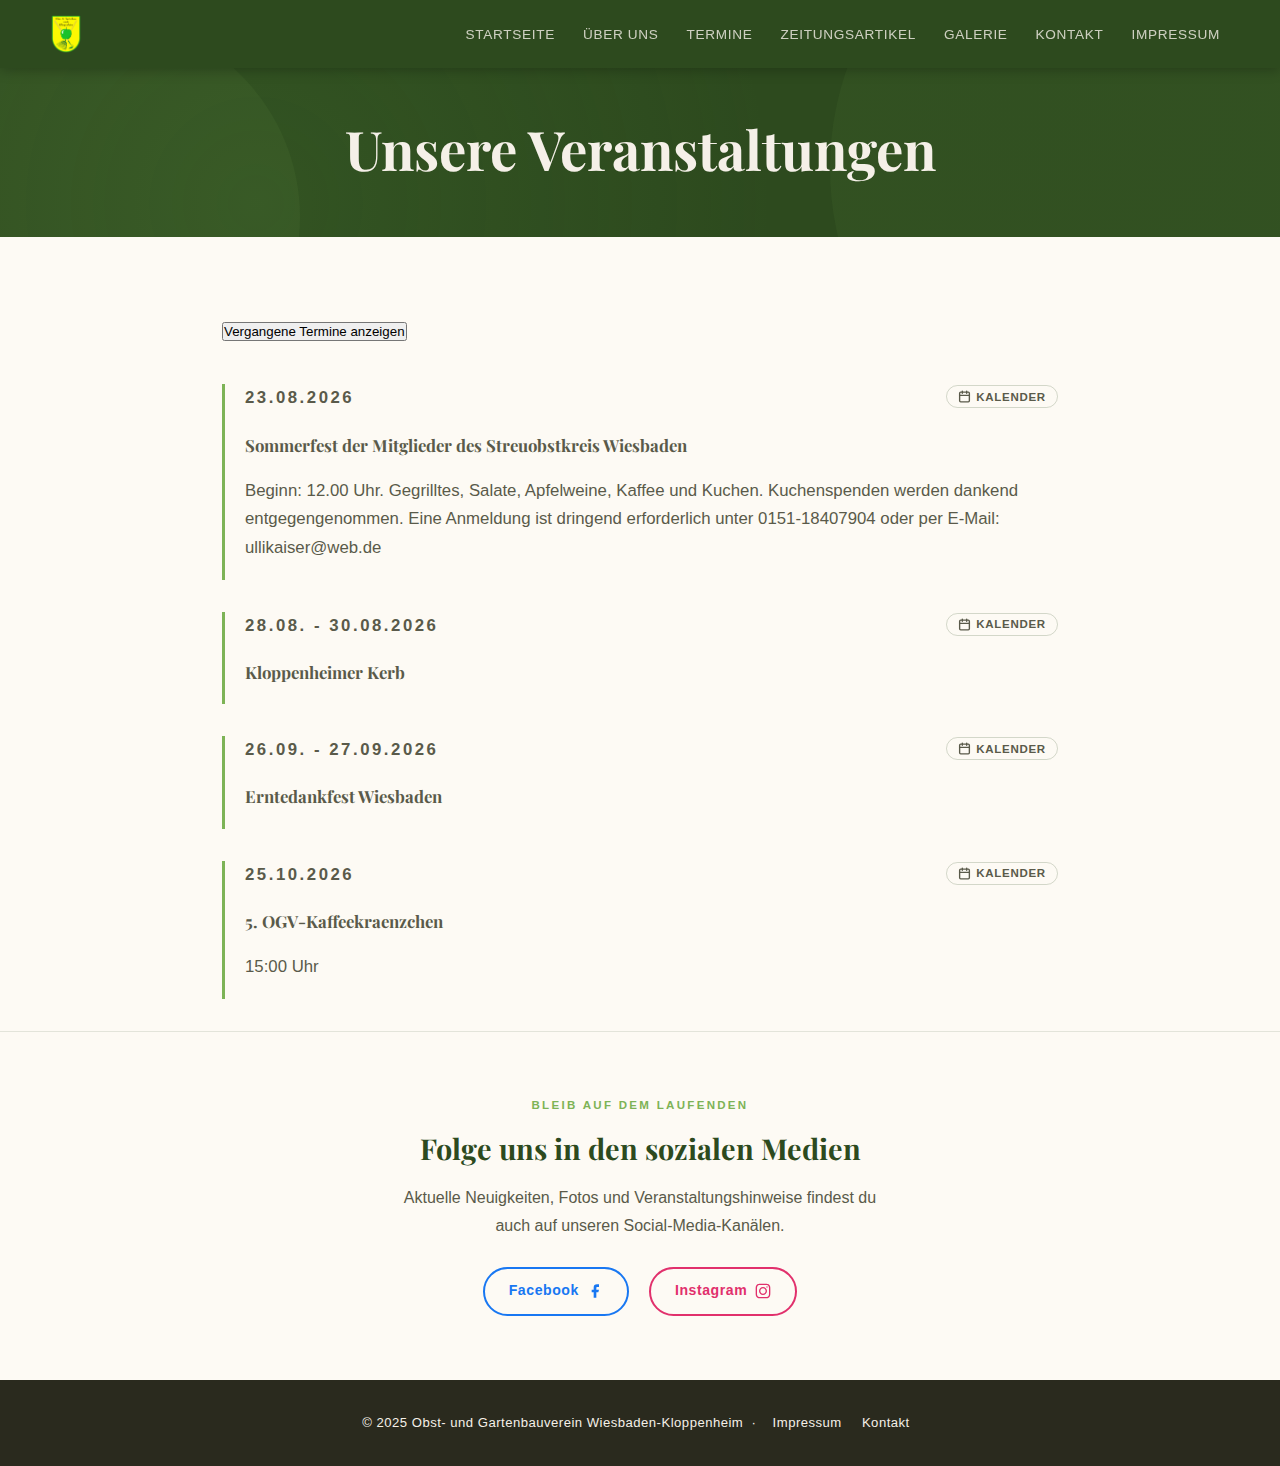
<file: veranstaltungen/index.html>
<!doctype html>
<html lang="de">
  <head>
    <meta charset="UTF-8" />
    <meta name="viewport" content="width=device-width, initial-scale=1.0" />
    <title>Veranstaltungen - OGV Kloppenheim</title>
    <link rel="stylesheet" href="/css/style.css" />
    <link rel="stylesheet" href="/css/veranstaltungen.css">
    <link rel="shortcut icon" href="/images/logo_icon-32x32.png" type="image/x-icon" />
    <link rel="preconnect" href="https://fonts.googleapis.com" />
    <link rel="preconnect" href="https://fonts.gstatic.com" crossorigin />
    <link
      href="https://fonts.googleapis.com/css2?family=Playfair+Display:ital,wght@0,400..900;1,400..900&display=swap"
      rel="stylesheet"
    />
  </head>

  <body>
    <nav>
      <a href="/" class="nav-logo">
        <img src="/images/logo_1200.png" alt="OGV Logo" style="height: 44px; width: auto" />
      </a>
      <button class="hamburger" id="hamburger" aria-label="Menü öffnen">
        <span></span><span></span><span></span>
      </button>
      <ul id="nav-menu">
        <li><a href="/">Startseite</a></li>
        <li><a href="/ueber-uns/">Über uns</a></li>
        <li><a href="/veranstaltungen/">Termine</a></li>
        <li><a href="/zeitungsartikel/">Zeitungsartikel</a></li>
        <li><a href="/galerie/">Galerie</a></li>
        <li><a href="/kontakt/">Kontakt</a></li>
        <li><a href="/impressum/">Impressum</a></li>
      </ul>
    </nav>

    <!-- HERO -->
    <header class="hero">
      <div class="hero-bg-pattern"></div>
      <div class="hero-content">
        <h1>Unsere Veranstaltungen</h1>
      </div>
    </header>

    <!-- VERANSTALTUNGEN -->
<section class="section">
      <div class="container">

        <div class="event-filter">
          <button id="togglePast" class="btn-toggle-past">Vergangene Termine anzeigen</button>
        </div>

        <ul class="event-list" id="eventList">
          <!-- wird per JS befüllt -->
        </ul>

        <p id="noEvents" class="event-empty" style="display:none;">
          Aktuell sind keine bevorstehenden Veranstaltungen geplant.
        </p>

      </div>
    </section>

    <hr class="separator" />

    <!-- SOCIAL -->
    <section class="social-section">
  <div class="container">
    <p class="section-label">Bleib auf dem Laufenden</p>
    <h2 style="
            font-family: &quot;Playfair Display&quot;, serif;
            color: var(--green-dark);
            font-size: 1.8rem;
          ">
      Folge uns in den sozialen Medien
    </h2>
    <p style="color: var(--text-light); max-width: 480px; margin: 0.75rem auto 0">
      Aktuelle Neuigkeiten, Fotos und Veranstaltungshinweise findest du auch auf unseren
      Social-Media-Kanälen.
    </p>
    <div class="social-links">
      <a href="https://www.facebook.com/ogvkloppenheim" target="_blank" class="social-btn facebook">
        <span>Facebook</span>
        <svg width="16" height="16" viewBox="0 0 24 24" fill="currentColor">
          <path d="M18 2h-3a5 5 0 0 0-5 5v3H7v4h3v8h4v-8h3l1-4h-4V7a1 1 0 0 1 1-1h3z" />
        </svg>
      </a>
      <a href="https://www.instagram.com/ogv_kloppenheim/" target="_blank" class="social-btn instagram">
        <span>Instagram</span>
<svg width="16" height="16" viewBox="0 0 24 24" fill="currentColor" xmlns="http://www.w3.org/2000/svg">
  <path fill-rule="evenodd" clip-rule="evenodd" d="M12 18C15.3137 18 18 15.3137 18 12C18 8.68629 15.3137 6 12 6C8.68629 6 6 8.68629 6 12C6 15.3137 8.68629 18 12 18ZM12 16C14.2091 16 16 14.2091 16 12C16 9.79086 14.2091 8 12 8C9.79086 8 8 9.79086 8 12C8 14.2091 9.79086 16 12 16Z"/>
  <path d="M18 5C17.4477 5 17 5.44772 17 6C17 6.55228 17.4477 7 18 7C18.5523 7 19 6.55228 19 6C19 5.44772 18.5523 5 18 5Z"/>
  <path fill-rule="evenodd" clip-rule="evenodd" d="M1.65396 4.27606C1 5.55953 1 7.23969 1 10.6V13.4C1 16.7603 1 18.4405 1.65396 19.7239C2.2292 20.8529 3.14708 21.7708 4.27606 22.346C5.55953 23 7.23969 23 10.6 23H13.4C16.7603 23 18.4405 23 19.7239 22.346C20.8529 21.7708 21.7708 20.8529 22.346 19.7239C23 18.4405 23 16.7603 23 13.4V10.6C23 7.23969 23 5.55953 22.346 4.27606C21.7708 3.14708 20.8529 2.2292 19.7239 1.65396C18.4405 1 16.7603 1 13.4 1H10.6C7.23969 1 5.55953 1 4.27606 1.65396C3.14708 2.2292 2.2292 3.14708 1.65396 4.27606ZM13.4 3H10.6C8.88684 3 7.72225 3.00156 6.82208 3.0751C5.94524 3.14674 5.49684 3.27659 5.18404 3.43597C4.43139 3.81947 3.81947 4.43139 3.43597 5.18404C3.27659 5.49684 3.14674 5.94524 3.0751 6.82208C3.00156 7.72225 3 8.88684 3 10.6V13.4C3 15.1132 3.00156 16.2777 3.0751 17.1779C3.14674 18.0548 3.27659 18.5032 3.43597 18.816C3.81947 19.5686 4.43139 20.1805 5.18404 20.564C5.49684 20.7234 5.94524 20.8533 6.82208 20.9249C7.72225 20.9984 8.88684 21 10.6 21H13.4C15.1132 21 16.2777 20.9984 17.1779 20.9249C18.0548 20.8533 18.5032 20.7234 18.816 20.564C19.5686 20.1805 20.1805 19.5686 20.564 18.816C20.7234 18.5032 20.8533 18.0548 20.9249 17.1779C20.9984 16.2777 21 15.1132 21 13.4V10.6C21 8.88684 20.9984 7.72225 20.9249 6.82208C20.8533 5.94524 20.7234 5.49684 20.564 5.18404C20.1805 4.43139 19.5686 3.81947 18.816 3.43597C18.5032 3.27659 18.0548 3.14674 17.1779 3.0751C16.2777 3.00156 15.1132 3 13.4 3Z"/>
</svg> 

      </a>
    </div>
  </div>
</section>

    <!-- FOOTER -->
    <footer>
      <p>
        &copy; 2025 Obst- und Gartenbauverein Wiesbaden-Kloppenheim &nbsp;·&nbsp;
        <a href="/impressum/">Impressum</a>
        <a href="/kontakt/">Kontakt</a>
      </p>
    </footer>

    <script src="/js/script.js"></script>
    <script src="/js/veranstaltungen.js"></script>
  </body>
</html>
</file>
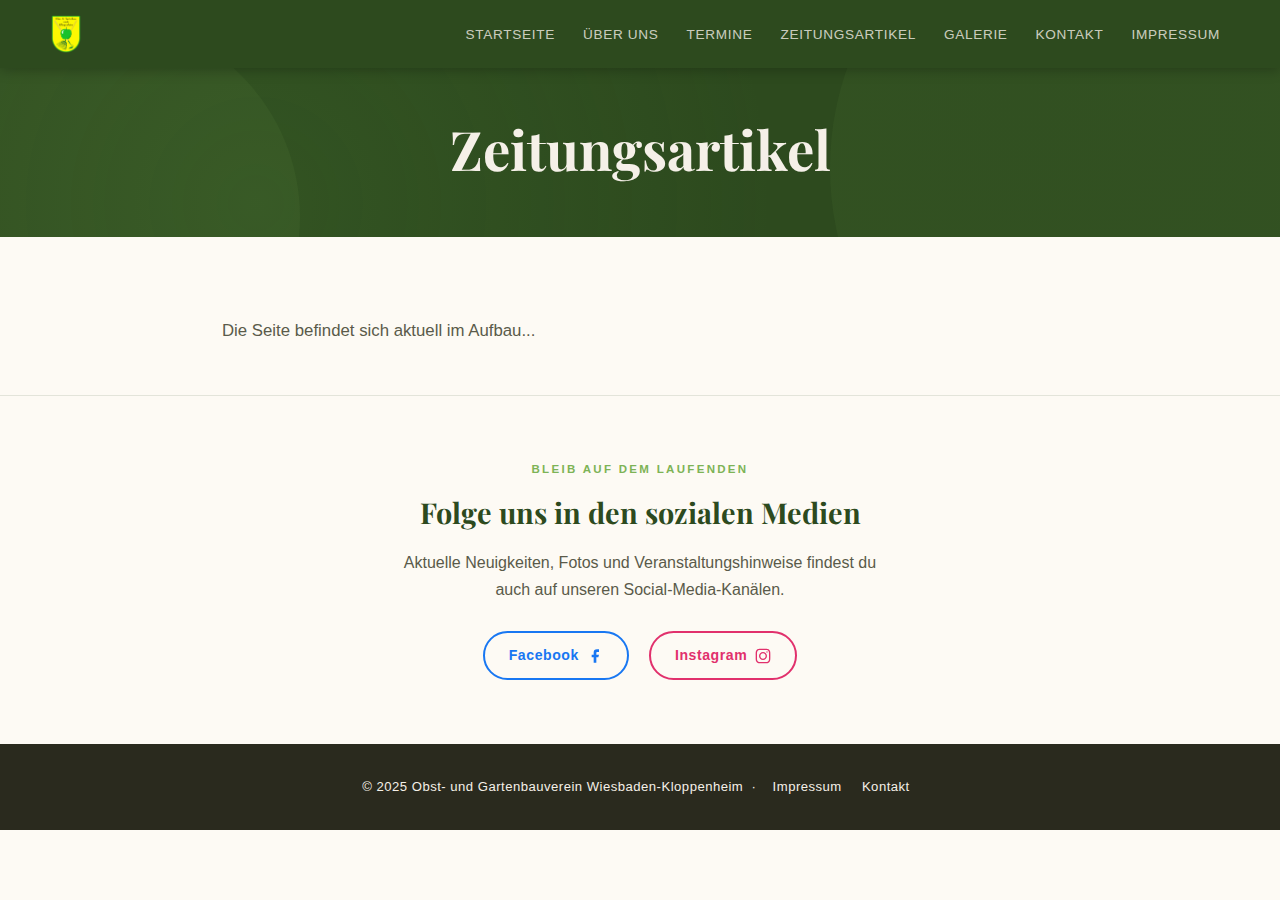
<file: zeitungsartikel/index.html>
<!doctype html>
<html lang="de">

<head>
  <meta charset="UTF-8" />
  <meta name="viewport" content="width=device-width, initial-scale=1.0" />
  <title>Obst- und Gartenbauverein - Kloppenheim</title>
  <link rel="stylesheet" href="/css/style.css" />
  <link rel="shortcut icon" href="/images/logo_icon-32x32.png" type="image/x-icon" />
  <link rel="preconnect" href="https://fonts.googleapis.com" />
  <link rel="preconnect" href="https://fonts.gstatic.com" crossorigin />
  <link href="https://fonts.googleapis.com/css2?family=Playfair+Display:ital,wght@0,400..900;1,400..900&display=swap"
    rel="stylesheet" />
</head>

<body>
  <nav>
      <a href="/" class="nav-logo">
        <img src="/images/logo_1200.png" alt="OGV Logo" style="height: 44px; width: auto" />
      </a>
      <button class="hamburger" id="hamburger" aria-label="Menü öffnen">
        <span></span><span></span><span></span>
      </button>
      <ul id="nav-menu">
        <li><a href="/">Startseite</a></li>
        <li><a href="/ueber-uns/">Über uns</a></li>
        <li><a href="/veranstaltungen/">Termine</a></li>
        <li><a href="/zeitungsartikel/">Zeitungsartikel</a></li>
        <li><a href="/galerie/">Galerie</a></li>
        <li><a href="/kontakt/">Kontakt</a></li>
        <li><a href="/impressum/">Impressum</a></li>
      </ul>
    </nav>
  <!-- HERO -->
  <header class="hero">
    <div class="hero-bg-pattern"></div>
    <div class="hero-content">
      <h1>Zeitungsartikel</h1>
    </div>
  </header>

  <!-- ABOUT -->
  <section class="section">
    <div class="container">
      <p>Die Seite befindet sich aktuell im Aufbau...</p>
    </div>
  </section>

  <hr class="separator" />

  <!-- SOCIAL -->
  <section class="social-section">
  <div class="container">
    <p class="section-label">Bleib auf dem Laufenden</p>
    <h2 style="
            font-family: &quot;Playfair Display&quot;, serif;
            color: var(--green-dark);
            font-size: 1.8rem;
          ">
      Folge uns in den sozialen Medien
    </h2>
    <p style="color: var(--text-light); max-width: 480px; margin: 0.75rem auto 0">
      Aktuelle Neuigkeiten, Fotos und Veranstaltungshinweise findest du auch auf unseren
      Social-Media-Kanälen.
    </p>
    <div class="social-links">
      <a href="https://www.facebook.com/ogvkloppenheim" target="_blank" class="social-btn facebook">
        <span>Facebook</span>
        <svg width="16" height="16" viewBox="0 0 24 24" fill="currentColor">
          <path d="M18 2h-3a5 5 0 0 0-5 5v3H7v4h3v8h4v-8h3l1-4h-4V7a1 1 0 0 1 1-1h3z" />
        </svg>
      </a>
      <a href="https://www.instagram.com/ogv_kloppenheim/" target="_blank" class="social-btn instagram">
        <span>Instagram</span>
<svg width="16" height="16" viewBox="0 0 24 24" fill="currentColor" xmlns="http://www.w3.org/2000/svg">
  <path fill-rule="evenodd" clip-rule="evenodd" d="M12 18C15.3137 18 18 15.3137 18 12C18 8.68629 15.3137 6 12 6C8.68629 6 6 8.68629 6 12C6 15.3137 8.68629 18 12 18ZM12 16C14.2091 16 16 14.2091 16 12C16 9.79086 14.2091 8 12 8C9.79086 8 8 9.79086 8 12C8 14.2091 9.79086 16 12 16Z"/>
  <path d="M18 5C17.4477 5 17 5.44772 17 6C17 6.55228 17.4477 7 18 7C18.5523 7 19 6.55228 19 6C19 5.44772 18.5523 5 18 5Z"/>
  <path fill-rule="evenodd" clip-rule="evenodd" d="M1.65396 4.27606C1 5.55953 1 7.23969 1 10.6V13.4C1 16.7603 1 18.4405 1.65396 19.7239C2.2292 20.8529 3.14708 21.7708 4.27606 22.346C5.55953 23 7.23969 23 10.6 23H13.4C16.7603 23 18.4405 23 19.7239 22.346C20.8529 21.7708 21.7708 20.8529 22.346 19.7239C23 18.4405 23 16.7603 23 13.4V10.6C23 7.23969 23 5.55953 22.346 4.27606C21.7708 3.14708 20.8529 2.2292 19.7239 1.65396C18.4405 1 16.7603 1 13.4 1H10.6C7.23969 1 5.55953 1 4.27606 1.65396C3.14708 2.2292 2.2292 3.14708 1.65396 4.27606ZM13.4 3H10.6C8.88684 3 7.72225 3.00156 6.82208 3.0751C5.94524 3.14674 5.49684 3.27659 5.18404 3.43597C4.43139 3.81947 3.81947 4.43139 3.43597 5.18404C3.27659 5.49684 3.14674 5.94524 3.0751 6.82208C3.00156 7.72225 3 8.88684 3 10.6V13.4C3 15.1132 3.00156 16.2777 3.0751 17.1779C3.14674 18.0548 3.27659 18.5032 3.43597 18.816C3.81947 19.5686 4.43139 20.1805 5.18404 20.564C5.49684 20.7234 5.94524 20.8533 6.82208 20.9249C7.72225 20.9984 8.88684 21 10.6 21H13.4C15.1132 21 16.2777 20.9984 17.1779 20.9249C18.0548 20.8533 18.5032 20.7234 18.816 20.564C19.5686 20.1805 20.1805 19.5686 20.564 18.816C20.7234 18.5032 20.8533 18.0548 20.9249 17.1779C20.9984 16.2777 21 15.1132 21 13.4V10.6C21 8.88684 20.9984 7.72225 20.9249 6.82208C20.8533 5.94524 20.7234 5.49684 20.564 5.18404C20.1805 4.43139 19.5686 3.81947 18.816 3.43597C18.5032 3.27659 18.0548 3.14674 17.1779 3.0751C16.2777 3.00156 15.1132 3 13.4 3Z"/>
</svg> 

      </a>
    </div>
  </div>
</section>

  <!-- FOOTER -->
  <footer>
      <p>
        &copy; 2025 Obst- und Gartenbauverein Wiesbaden-Kloppenheim &nbsp;·&nbsp;
        <a href="/impressum/">Impressum</a>
        <a href="/kontakt/">Kontakt</a>
      </p>
    </footer>
  <script src="/js/script.js"></script>
</body>

</html>
</file>
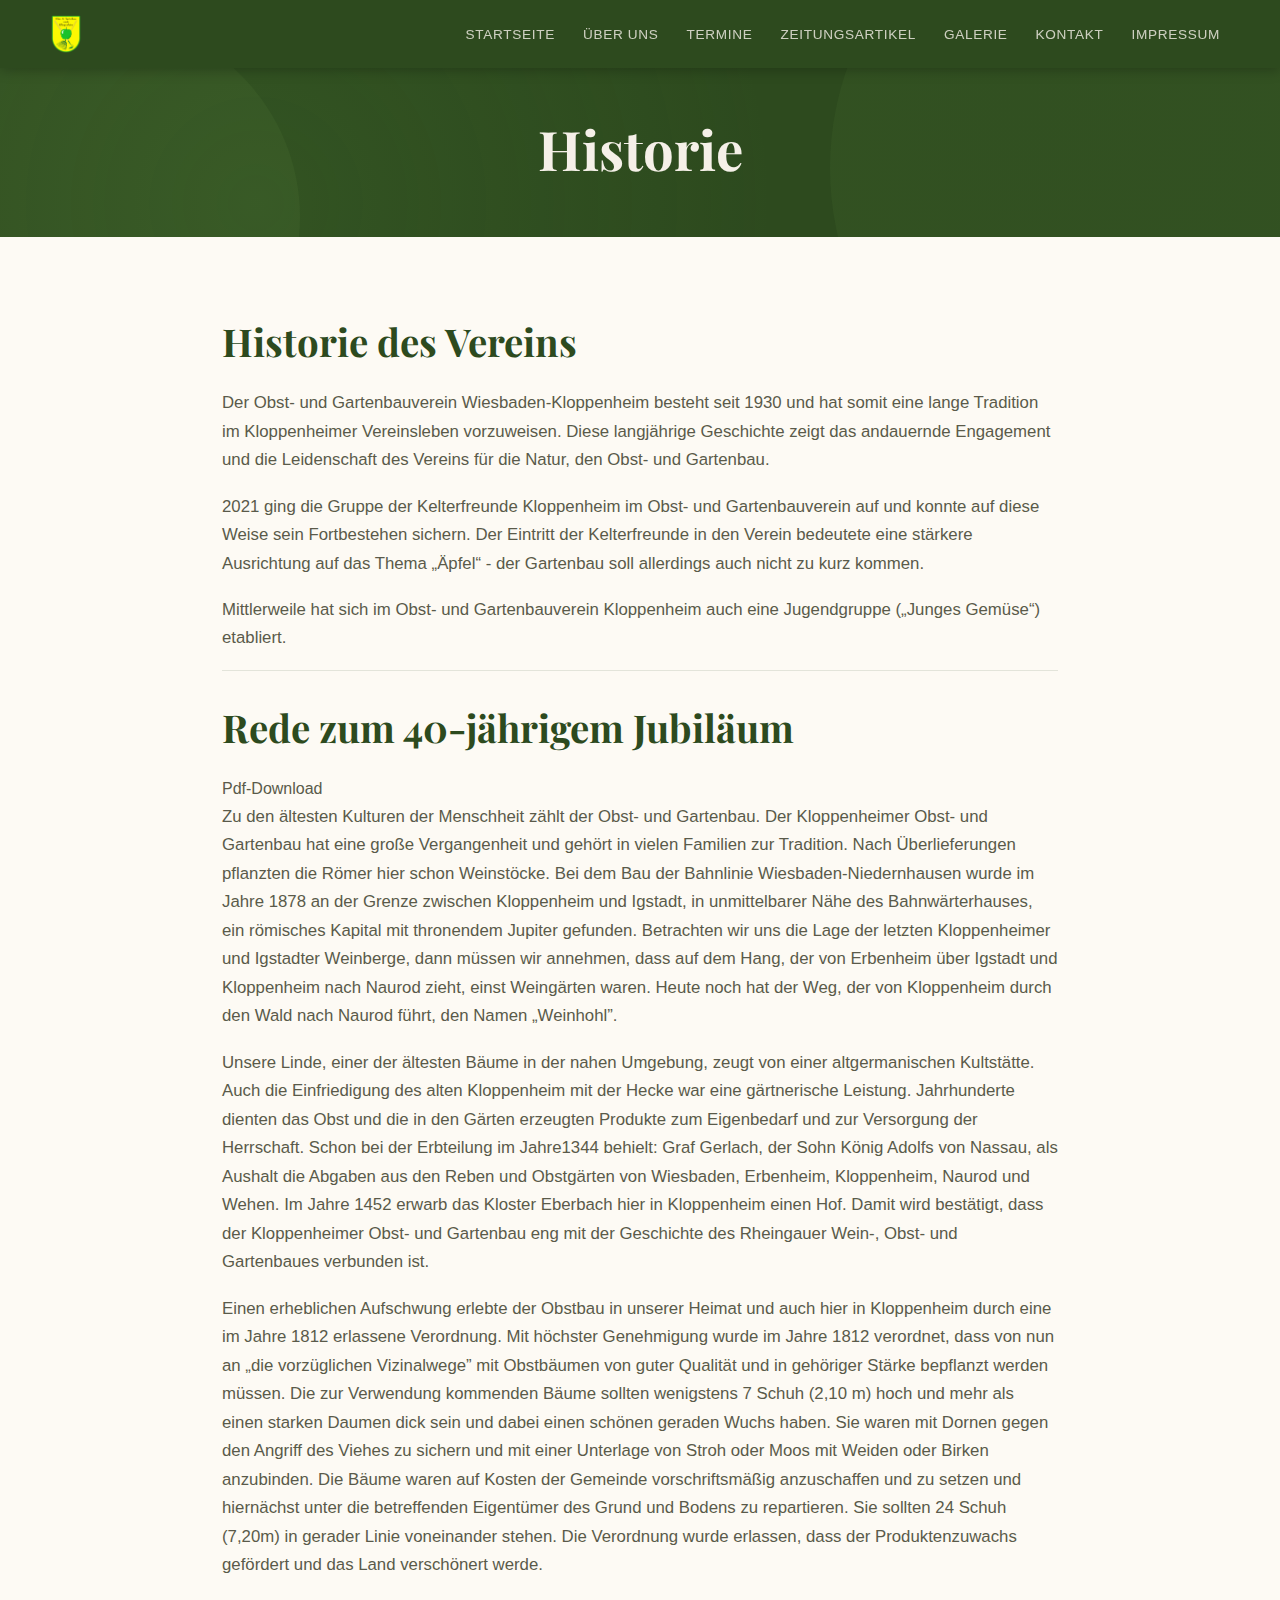
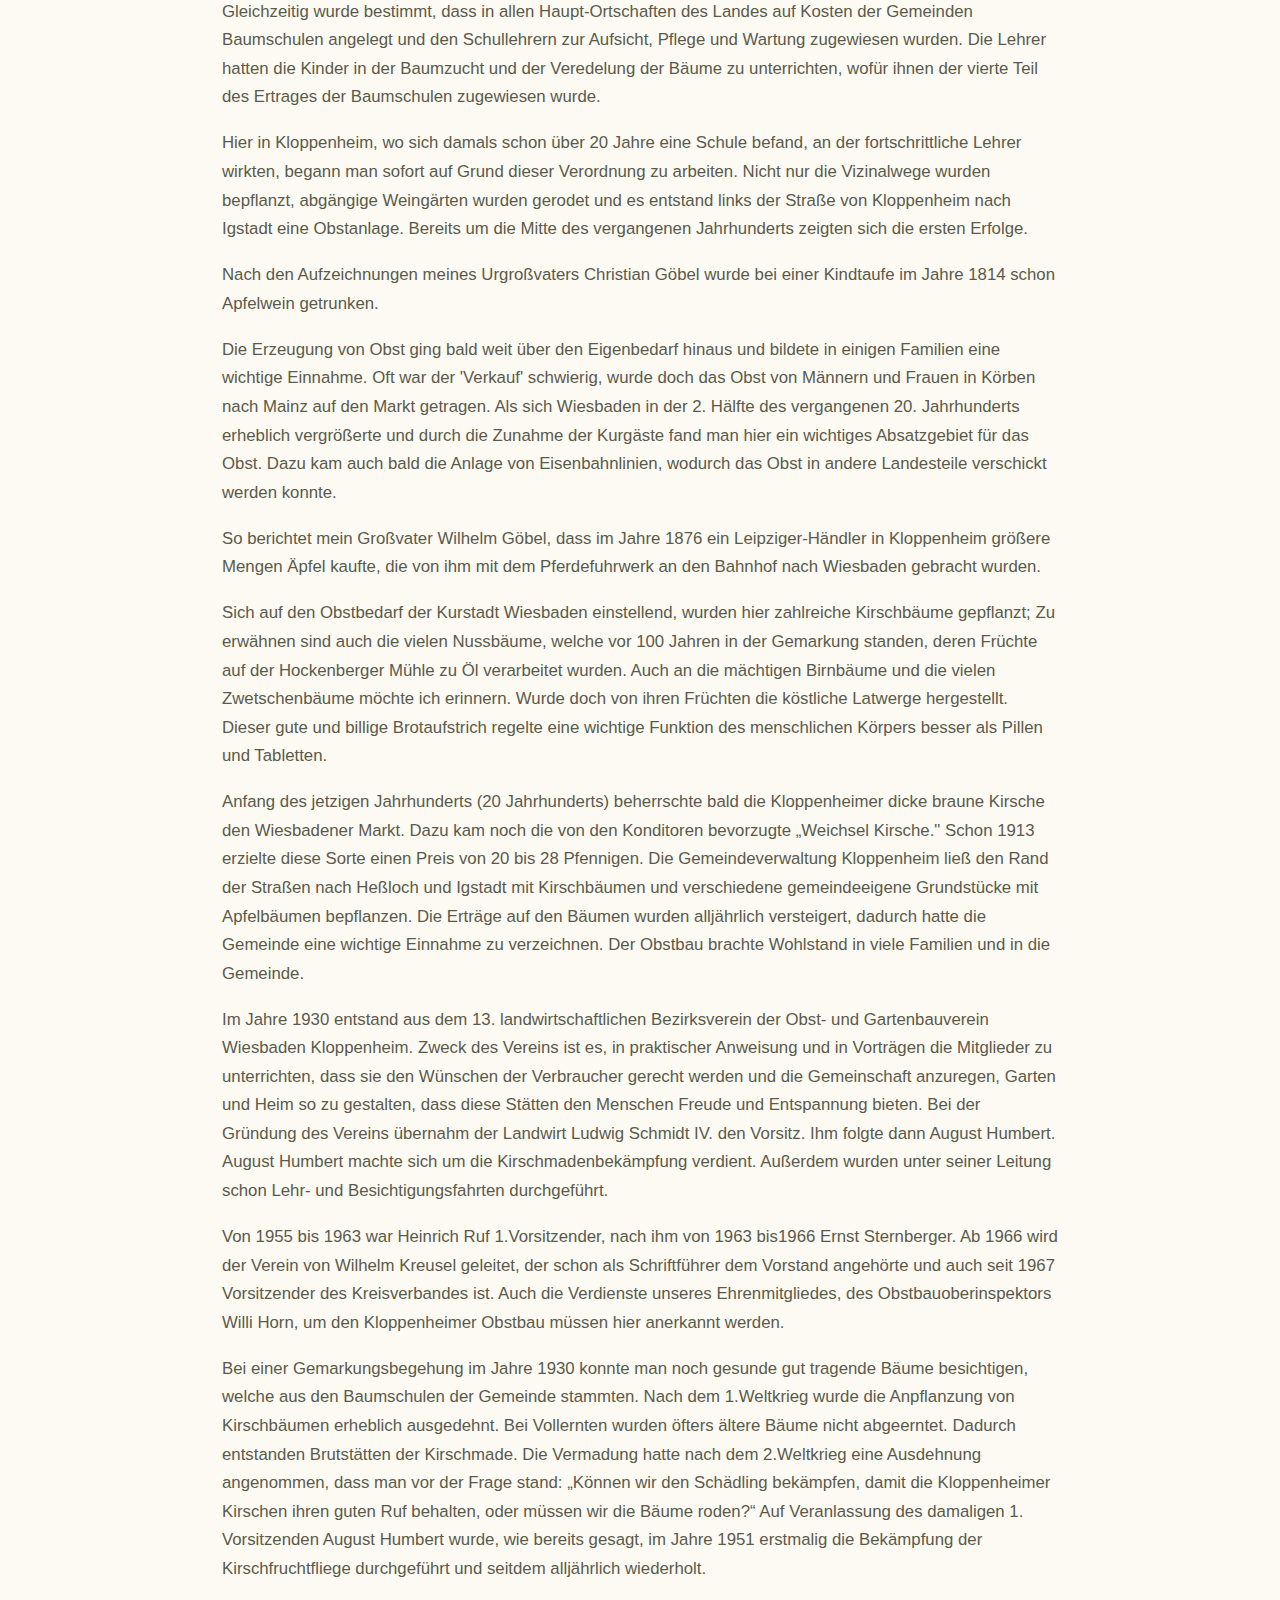
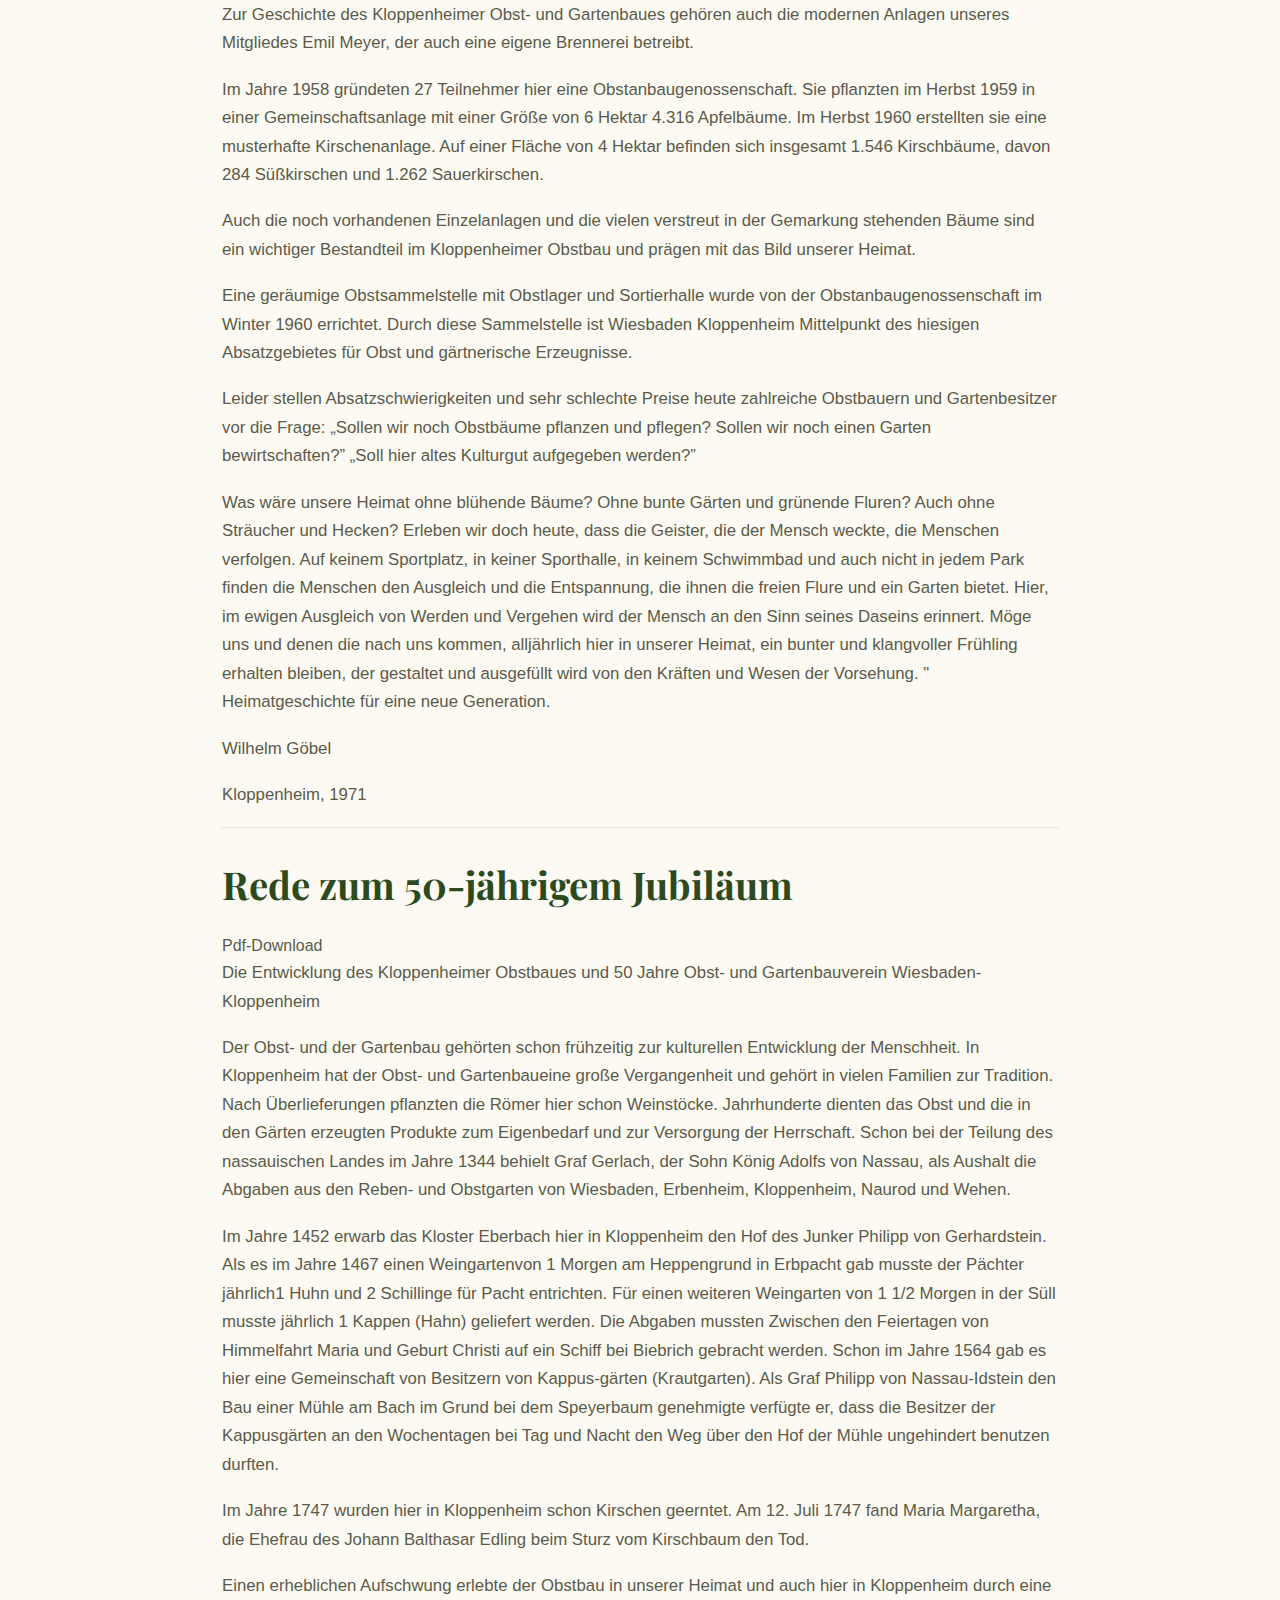
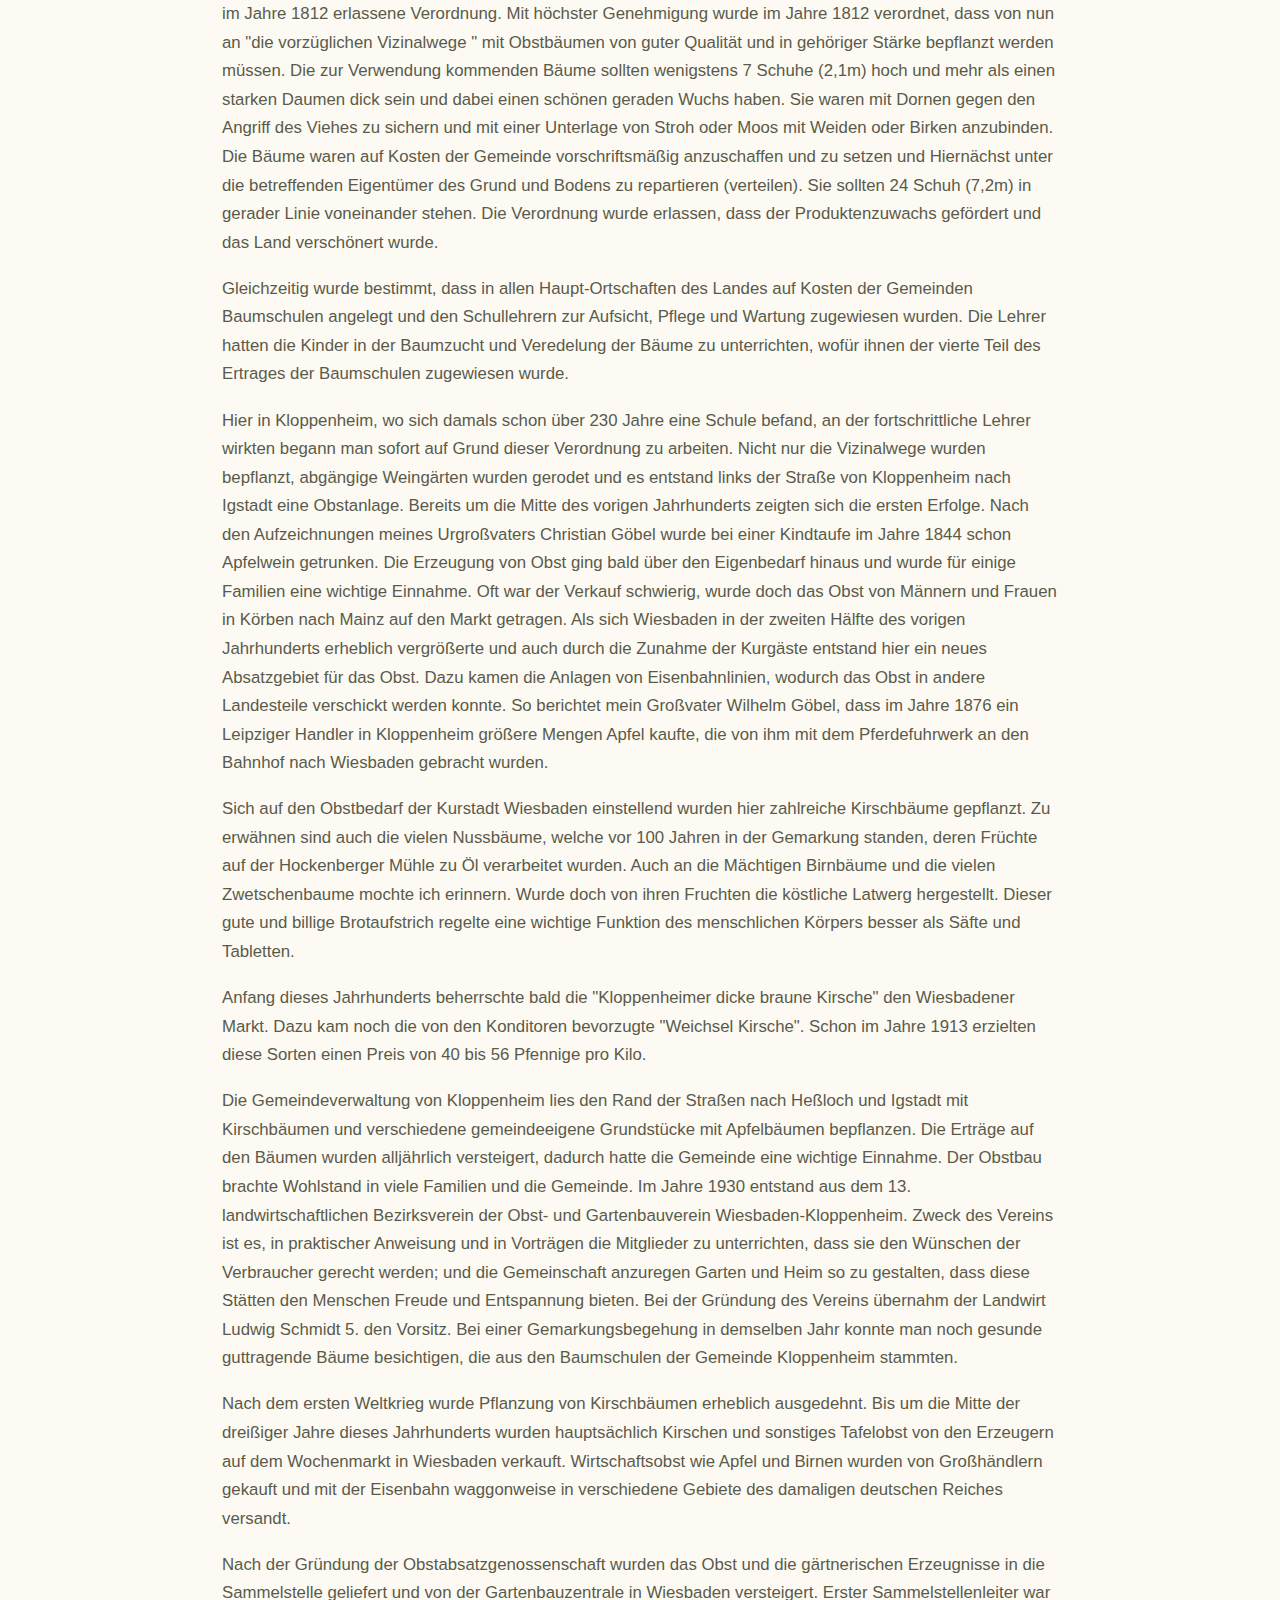
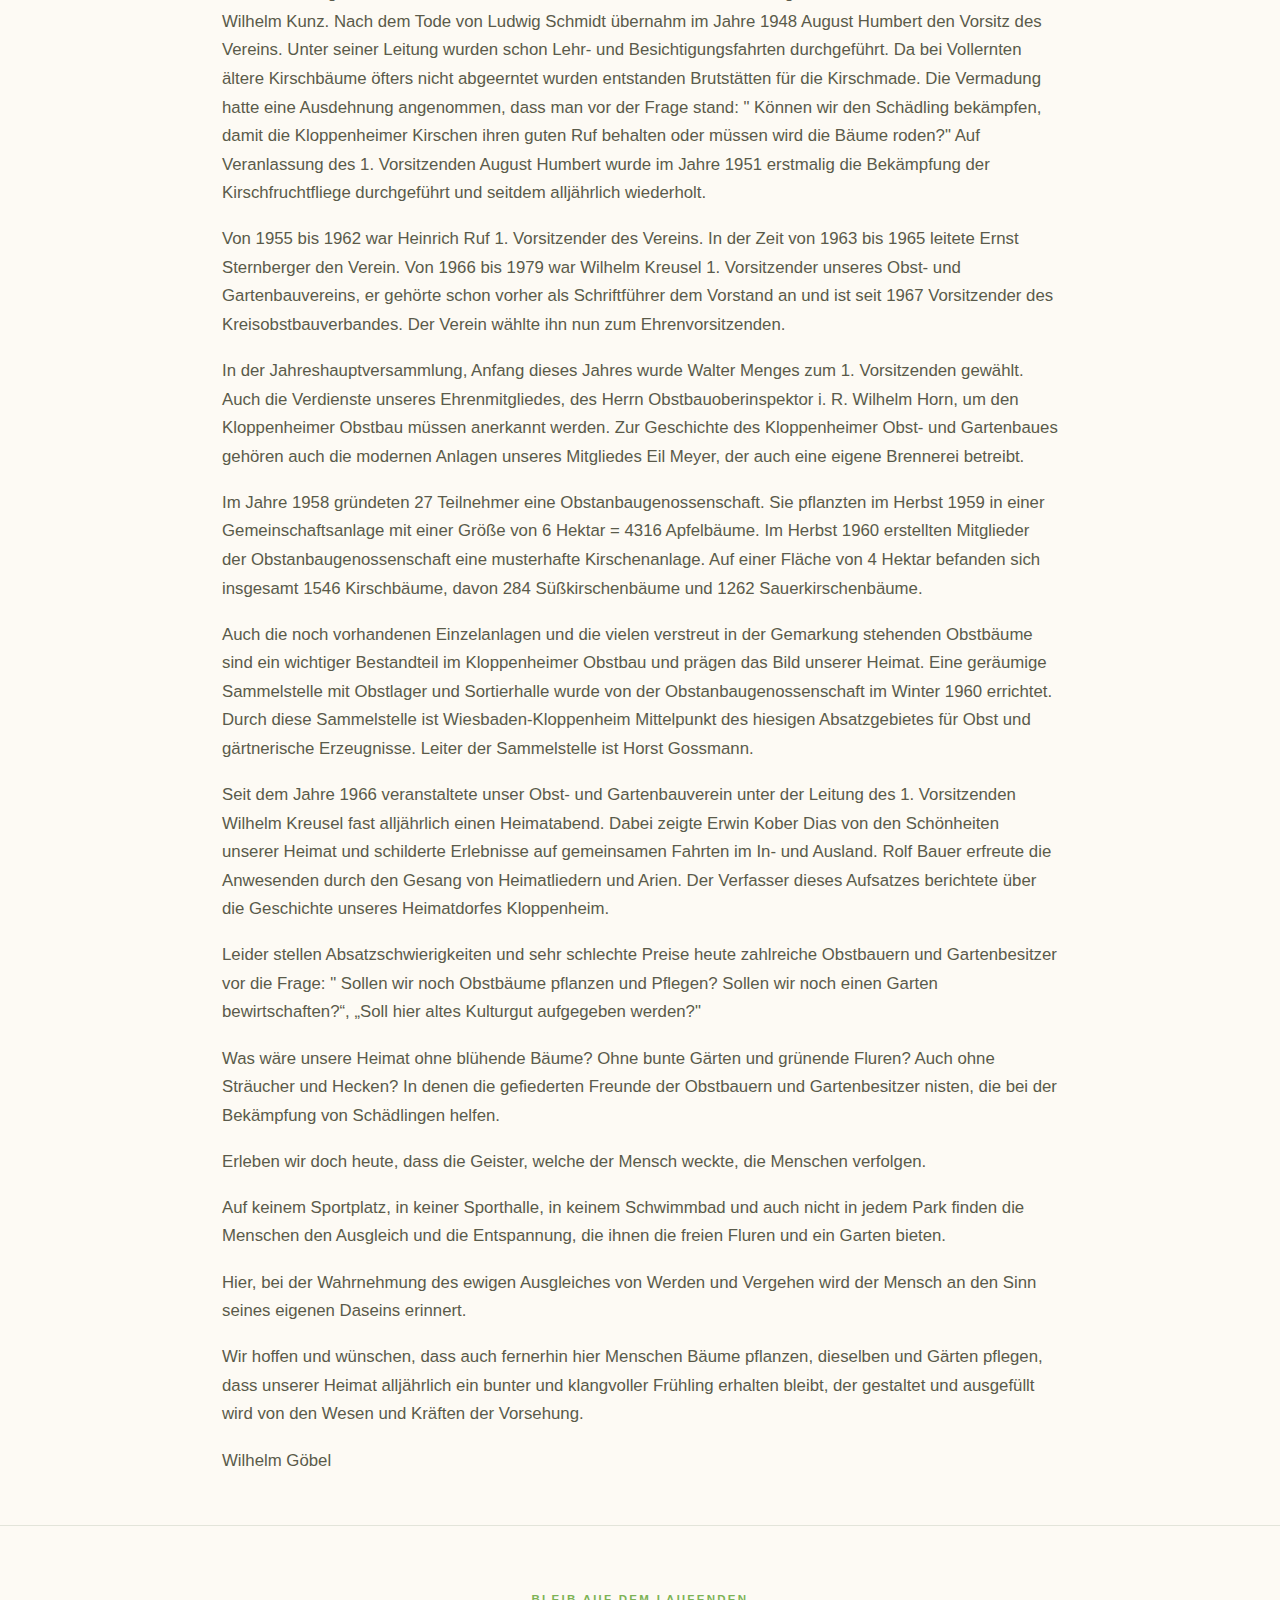
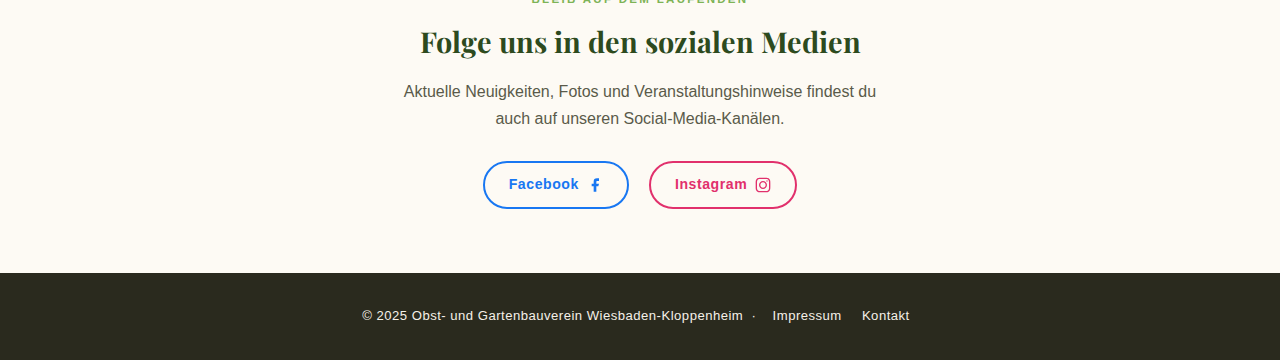
<file: ueber-uns/historie/index.html>
<!doctype html>
<html lang="de">
  <head>
    <meta charset="UTF-8" />
    <meta name="viewport" content="width=device-width, initial-scale=1.0" />
    <title>Obst- und Gartenbauverein - Kloppenheim</title>
    <link rel="stylesheet" href="/css/style.css" />
    <link rel="shortcut icon" href="/images/logo_icon-32x32.png" type="image/x-icon" />
    <link rel="preconnect" href="https://fonts.googleapis.com" />
    <link rel="preconnect" href="https://fonts.gstatic.com" crossorigin />
    <link
      href="https://fonts.googleapis.com/css2?family=Playfair+Display:ital,wght@0,400..900;1,400..900&display=swap"
      rel="stylesheet"
    />
  </head>

  <body>
    <nav>
      <a href="/" class="nav-logo">
        <img src="/images/logo_1200.png" alt="OGV Logo" style="height: 44px; width: auto" />
      </a>
      <button class="hamburger" id="hamburger" aria-label="Menü öffnen">
        <span></span><span></span><span></span>
      </button>
      <ul id="nav-menu">
        <li><a href="/">Startseite</a></li>
        <li><a href="/ueber-uns/">Über uns</a></li>
        <li><a href="/veranstaltungen/">Termine</a></li>
        <li><a href="/zeitungsartikel/">Zeitungsartikel</a></li>
        <li><a href="/galerie/">Galerie</a></li>
        <li><a href="/kontakt/">Kontakt</a></li>
        <li><a href="/impressum/">Impressum</a></li>
      </ul>
    </nav>
    <!-- HERO -->
    <header class="hero">
      <div class="hero-bg-pattern"></div>
      <div class="hero-content">
        <h1>Historie</h1>
      </div>
    </header>

    <!-- ABOUT -->
    <section class="section">
      <div class="container">
        <h2>Historie des Vereins</h2>
        <p>
          Der Obst- und Gartenbauverein Wiesbaden-Kloppenheim besteht seit 1930 und hat somit eine
          lange Tradition im Kloppenheimer Vereinsleben vorzuweisen. Diese langjährige Geschichte
          zeigt das andauernde Engagement und die Leidenschaft des Vereins für die Natur, den Obst-
          und Gartenbau.
        </p>
        <p>
          2021 ging die Gruppe der Kelterfreunde Kloppenheim im Obst- und Gartenbauverein auf und
          konnte auf diese Weise sein Fortbestehen sichern. Der Eintritt der Kelterfreunde in den
          Verein bedeutete eine stärkere Ausrichtung auf das Thema „Äpfel“ - der Gartenbau soll
          allerdings auch nicht zu kurz kommen.
        </p>
        <p>
          Mittlerweile hat sich im Obst- und Gartenbauverein Kloppenheim auch eine Jugendgruppe
          („Junges Gemüse“) etabliert.
        </p>
        <hr class="separator" />
        <div class="history-header">
          <h2>Rede zum 40-jährigem Jubiläum</h2>
        <a href="/files/Ogv_rede_40_Jubilaeum.pdf" class="btn-toggle-past" target="_blank">Pdf-Download</a>
        </div>
        
        <div>
          <p>
            Zu den ältesten Kulturen der Menschheit zählt der Obst- und Gartenbau. Der Kloppenheimer
            Obst- und Gartenbau hat eine große Vergangenheit und gehört in vielen Familien zur
            Tradition. Nach Überlieferungen pflanzten die Römer hier schon Weinstöcke. Bei dem Bau
            der Bahnlinie Wiesbaden-Niedernhausen wurde im Jahre 1878 an der Grenze zwischen
            Kloppenheim und Igstadt, in unmittelbarer Nähe des Bahnwärterhauses, ein römisches
            Kapital mit thronendem Jupiter gefunden. Betrachten wir uns die Lage der letzten
            Kloppenheimer und Igstadter Weinberge, dann müssen wir annehmen, dass auf dem Hang, der
            von Erbenheim über Igstadt und Kloppenheim nach Naurod zieht, einst Weingärten waren.
            Heute noch hat der Weg, der von Kloppenheim durch den Wald nach Naurod führt, den Namen
            „Weinhohl”.
          </p>
          <p>
            Unsere Linde, einer der ältesten Bäume in der nahen Umgebung, zeugt von einer
            altgermanischen Kultstätte. Auch die Einfriedigung des alten Kloppenheim mit der Hecke
            war eine gärtnerische Leistung. Jahrhunderte dienten das Obst und die in den Gärten
            erzeugten Produkte zum Eigenbedarf und zur Versorgung der Herrschaft. Schon bei der
            Erbteilung im Jahre1344 behielt: Graf Gerlach, der Sohn König Adolfs von Nassau, als
            Aushalt die Abgaben aus den Reben und Obstgärten von Wiesbaden, Erbenheim, Kloppenheim,
            Naurod und Wehen. Im Jahre 1452 erwarb das Kloster Eberbach hier in Kloppenheim einen
            Hof. Damit wird bestätigt, dass der Kloppenheimer Obst- und Gartenbau eng mit der
            Geschichte des Rheingauer Wein-, Obst- und Gartenbaues verbunden ist.
          </p>
          <p>
            Einen erheblichen Aufschwung erlebte der Obstbau in unserer Heimat und auch hier in
            Kloppenheim durch eine im Jahre 1812 erlassene Verordnung. Mit höchster Genehmigung
            wurde im Jahre 1812 verordnet, dass von nun an „die vorzüglichen Vizinalwege” mit
            Obstbäumen von guter Qualität und in gehöriger Stärke bepflanzt werden müssen. Die zur
            Verwendung kommenden Bäume sollten wenigstens 7 Schuh (2,10 m) hoch und mehr als einen
            starken Daumen dick sein und dabei einen schönen geraden Wuchs haben. Sie waren mit
            Dornen gegen den Angriff des Viehes zu sichern und mit einer Unterlage von Stroh oder
            Moos mit Weiden oder Birken anzubinden. Die Bäume waren auf Kosten der Gemeinde
            vorschriftsmäßig anzuschaffen und zu setzen und hiernächst unter die betreffenden
            Eigentümer des Grund und Bodens zu repartieren. Sie sollten 24 Schuh (7,20m) in gerader
            Linie voneinander stehen. Die Verordnung wurde erlassen, dass der Produktenzuwachs
            gefördert und das Land verschönert werde.
          </p>
          <p>
            Gleichzeitig wurde bestimmt, dass in allen Haupt-Ortschaften des Landes auf Kosten der
            Gemeinden Baumschulen angelegt und den Schullehrern zur Aufsicht, Pflege und Wartung
            zugewiesen wurden. Die Lehrer hatten die Kinder in der Baumzucht und der Veredelung der
            Bäume zu unterrichten, wofür ihnen der vierte Teil des Ertrages der Baumschulen
            zugewiesen wurde.
          </p>
          <p>
            Hier in Kloppenheim, wo sich damals schon über 20 Jahre eine Schule befand, an der
            fortschrittliche Lehrer wirkten, begann man sofort auf Grund dieser Verordnung zu
            arbeiten. Nicht nur die Vizinalwege wurden bepflanzt, abgängige Weingärten wurden
            gerodet und es entstand links der Straße von Kloppenheim nach Igstadt eine Obstanlage.
            Bereits um die Mitte des vergangenen Jahrhunderts zeigten sich die ersten Erfolge.
          </p>
          <p>
            Nach den Aufzeichnungen meines Urgroßvaters Christian Göbel wurde bei einer Kindtaufe im
            Jahre 1814 schon Apfelwein getrunken.
          </p>
          <p>
            Die Erzeugung von Obst ging bald weit über den Eigenbedarf hinaus und bildete in einigen
            Familien eine wichtige Einnahme. Oft war der 'Verkauf' schwierig, wurde doch das Obst
            von Männern und Frauen in Körben nach Mainz auf den Markt getragen. Als sich Wiesbaden
            in der 2. Hälfte des vergangenen 20. Jahrhunderts erheblich vergrößerte und durch die
            Zunahme der Kurgäste fand man hier ein wichtiges Absatzgebiet für das Obst. Dazu kam
            auch bald die Anlage von Eisenbahnlinien, wodurch das Obst in andere Landesteile
            verschickt werden konnte.
          </p>
          <p>
            So berichtet mein Großvater Wilhelm Göbel, dass im Jahre 1876 ein Leipziger-Händler in
            Kloppenheim größere Mengen Äpfel kaufte, die von ihm mit dem Pferdefuhrwerk an den
            Bahnhof nach Wiesbaden gebracht wurden.
          </p>
          <p>
            Sich auf den Obstbedarf der Kurstadt Wiesbaden einstellend, wurden hier zahlreiche
            Kirschbäume gepflanzt; Zu erwähnen sind auch die vielen Nussbäume, welche vor 100 Jahren
            in der Gemarkung standen, deren Früchte auf der Hockenberger Mühle zu Öl verarbeitet
            wurden. Auch an die mächtigen Birnbäume und die vielen Zwetschenbäume möchte ich
            erinnern. Wurde doch von ihren Früchten die köstliche Latwerge hergestellt. Dieser gute
            und billige Brotaufstrich regelte eine wichtige Funktion des menschlichen Körpers besser
            als Pillen und Tabletten.
          </p>
          <p>
            Anfang des jetzigen Jahrhunderts (20 Jahrhunderts) beherrschte bald die Kloppenheimer
            dicke braune Kirsche den Wiesbadener Markt. Dazu kam noch die von den Konditoren
            bevorzugte „Weichsel Kirsche." Schon 1913 erzielte diese Sorte einen Preis von 20 bis 28
            Pfennigen. Die Gemeindeverwaltung Kloppenheim ließ den Rand der Straßen nach Heßloch und
            Igstadt mit Kirschbäumen und verschiedene gemeindeeigene Grundstücke mit Apfelbäumen
            bepflanzen. Die Erträge auf den Bäumen wurden alljährlich versteigert, dadurch hatte die
            Gemeinde eine wichtige Einnahme zu verzeichnen. Der Obstbau brachte Wohlstand in viele
            Familien und in die Gemeinde.
          </p>
          <p>
            Im Jahre 1930 entstand aus dem 13. landwirtschaftlichen Bezirksverein der Obst- und
            Gartenbauverein Wiesbaden Kloppenheim. Zweck des Vereins ist es, in praktischer
            Anweisung und in Vorträgen die Mitglieder zu unterrichten, dass sie den Wünschen der
            Verbraucher gerecht werden und die Gemeinschaft anzuregen, Garten und Heim so zu
            gestalten, dass diese Stätten den Menschen Freude und Entspannung bieten. Bei der
            Gründung des Vereins übernahm der Landwirt Ludwig Schmidt IV. den Vorsitz. Ihm folgte
            dann August Humbert. August Humbert machte sich um die Kirschmadenbekämpfung verdient.
            Außerdem wurden unter seiner Leitung schon Lehr- und Besichtigungsfahrten durchgeführt.
          </p>
          <p>
            Von 1955 bis 1963 war Heinrich Ruf 1.Vorsitzender, nach ihm von 1963 bis1966 Ernst
            Sternberger. Ab 1966 wird der Verein von Wilhelm Kreusel geleitet, der schon als
            Schriftführer dem Vorstand angehörte und auch seit 1967 Vorsitzender des Kreisverbandes
            ist. Auch die Verdienste unseres Ehrenmitgliedes, des Obstbauoberinspektors Willi Horn,
            um den Kloppenheimer Obstbau müssen hier anerkannt werden.
          </p>
          <p>
            Bei einer Gemarkungsbegehung im Jahre 1930 konnte man noch gesunde gut tragende Bäume
            besichtigen, welche aus den Baumschulen der Gemeinde stammten. Nach dem 1.Weltkrieg
            wurde die Anpflanzung von Kirschbäumen erheblich ausgedehnt. Bei Vollernten wurden
            öfters ältere Bäume nicht abgeerntet. Dadurch entstanden Brutstätten der Kirschmade. Die
            Vermadung hatte nach dem 2.Weltkrieg eine Ausdehnung angenommen, dass man vor der Frage
            stand: „Können wir den Schädling bekämpfen, damit die Kloppenheimer Kirschen ihren guten
            Ruf behalten, oder müssen wir die Bäume roden?“ Auf Veranlassung des damaligen 1.
            Vorsitzenden August Humbert wurde, wie bereits gesagt, im Jahre 1951 erstmalig die
            Bekämpfung der Kirschfruchtfliege durchgeführt und seitdem alljährlich wiederholt.
          </p>
          <p>
            Zur Geschichte des Kloppenheimer Obst- und Gartenbaues gehören auch die modernen Anlagen
            unseres Mitgliedes Emil Meyer, der auch eine eigene Brennerei betreibt.
          </p>
          <p>
            Im Jahre 1958 gründeten 27 Teilnehmer hier eine Obstanbaugenossenschaft. Sie pflanzten
            im Herbst 1959 in einer Gemeinschaftsanlage mit einer Größe von 6 Hektar 4.316
            Apfelbäume. Im Herbst 1960 erstellten sie eine musterhafte Kirschenanlage. Auf einer
            Fläche von 4 Hektar befinden sich insgesamt 1.546 Kirschbäume, davon 284 Süßkirschen und
            1.262 Sauerkirschen.
          </p>
          <p>
            Auch die noch vorhandenen Einzelanlagen und die vielen verstreut in der Gemarkung
            stehenden Bäume sind ein wichtiger Bestandteil im Kloppenheimer Obstbau und prägen mit
            das Bild unserer Heimat.
          </p>
          <p>
            Eine geräumige Obstsammelstelle mit Obstlager und Sortierhalle wurde von der
            Obstanbaugenossenschaft im Winter 1960 errichtet. Durch diese Sammelstelle ist Wiesbaden
            Kloppenheim Mittelpunkt des hiesigen Absatzgebietes für Obst und gärtnerische
            Erzeugnisse.
          </p>
          <p>
            Leider stellen Absatzschwierigkeiten und sehr schlechte Preise heute zahlreiche
            Obstbauern und Gartenbesitzer vor die Frage: „Sollen wir noch Obstbäume pflanzen und
            pflegen? Sollen wir noch einen Garten bewirtschaften?” „Soll hier altes Kulturgut
            aufgegeben werden?”
          </p>
          <p>
            Was wäre unsere Heimat ohne blühende Bäume? Ohne bunte Gärten und grünende Fluren? Auch
            ohne Sträucher und Hecken? Erleben wir doch heute, dass die Geister, die der Mensch
            weckte, die Menschen verfolgen. Auf keinem Sportplatz, in keiner Sporthalle, in keinem
            Schwimmbad und auch nicht in jedem Park finden die Menschen den Ausgleich und die
            Entspannung, die ihnen die freien Flure und ein Garten bietet. Hier, im ewigen Ausgleich
            von Werden und Vergehen wird der Mensch an den Sinn seines Daseins erinnert. Möge uns
            und denen die nach uns kommen, alljährlich hier in unserer Heimat, ein bunter und
            klangvoller Frühling erhalten bleiben, der gestaltet und ausgefüllt wird von den Kräften
            und Wesen der Vorsehung. " Heimatgeschichte für eine neue Generation.
          </p>
          <p>Wilhelm Göbel</p>
          <p>Kloppenheim, 1971</p>
        </div>
        <hr class="separator" />
        <div class="history-header">
        <h2>Rede zum 50-jährigem Jubiläum</h2>
        <a href="/files/Ogv_rede_50_Jubilaeum.pdf" class="btn-toggle-past" target="_blank">Pdf-Download</a>
        </div>
        <div>
          <p>
            Die Entwicklung des Kloppenheimer Obstbaues und 50 Jahre Obst- und Gartenbauverein
            Wiesbaden-Kloppenheim
          </p>
          <p>
            Der Obst- und der Gartenbau gehörten schon frühzeitig zur kulturellen Entwicklung der
            Menschheit. In Kloppenheim hat der Obst- und Gartenbaueine große Vergangenheit und
            gehört in vielen Familien zur Tradition. Nach Überlieferungen pflanzten die Römer hier
            schon Weinstöcke. Jahrhunderte dienten das Obst und die in den Gärten erzeugten Produkte
            zum Eigenbedarf und zur Versorgung der Herrschaft. Schon bei der Teilung des
            nassauischen Landes im Jahre 1344 behielt Graf Gerlach, der Sohn König Adolfs von
            Nassau, als Aushalt die Abgaben aus den Reben- und Obstgarten von Wiesbaden, Erbenheim,
            Kloppenheim, Naurod und Wehen.
          </p>
          <p>
            Im Jahre 1452 erwarb das Kloster Eberbach hier in Kloppenheim den Hof des Junker Philipp
            von Gerhardstein. Als es im Jahre 1467 einen Weingartenvon 1 Morgen am Heppengrund in
            Erbpacht gab musste der Pächter jährlich1 Huhn und 2 Schillinge für Pacht entrichten.
            Für einen weiteren Weingarten von 1 1/2 Morgen in der Süll musste jährlich 1 Kappen
            (Hahn) geliefert werden. Die Abgaben mussten Zwischen den Feiertagen von Himmelfahrt
            Maria und Geburt Christi auf ein Schiff bei Biebrich gebracht werden. Schon im Jahre
            1564 gab es hier eine Gemeinschaft von Besitzern von Kappus-gärten (Krautgarten). Als
            Graf Philipp von Nassau-Idstein den Bau einer Mühle am Bach im Grund bei dem Speyerbaum
            genehmigte verfügte er, dass die Besitzer der Kappusgärten an den Wochentagen bei Tag
            und Nacht den Weg über den Hof der Mühle ungehindert benutzen durften.
          </p>
          <p>
            Im Jahre 1747 wurden hier in Kloppenheim schon Kirschen geerntet. Am 12. Juli 1747 fand
            Maria Margaretha, die Ehefrau des Johann Balthasar Edling beim Sturz vom Kirschbaum den
            Tod.
          </p>
          <p>
            Einen erheblichen Aufschwung erlebte der Obstbau in unserer Heimat und auch hier in
            Kloppenheim durch eine im Jahre 1812 erlassene Verordnung. Mit höchster Genehmigung
            wurde im Jahre 1812 verordnet, dass von nun an "die vorzüglichen Vizinalwege " mit
            Obstbäumen von guter Qualität und in gehöriger Stärke bepflanzt werden müssen. Die zur
            Verwendung kommenden Bäume sollten wenigstens 7 Schuhe (2,1m) hoch und mehr als einen
            starken Daumen dick sein und dabei einen schönen geraden Wuchs haben. Sie waren mit
            Dornen gegen den Angriff des Viehes zu sichern und mit einer Unterlage von Stroh oder
            Moos mit Weiden oder Birken anzubinden. Die Bäume waren auf Kosten der Gemeinde
            vorschriftsmäßig anzuschaffen und zu setzen und Hiernächst unter die betreffenden
            Eigentümer des Grund und Bodens zu repartieren (verteilen). Sie sollten 24 Schuh (7,2m)
            in gerader Linie voneinander stehen. Die Verordnung wurde erlassen, dass der
            Produktenzuwachs gefördert und das Land verschönert wurde.
          </p>
          <p>
            Gleichzeitig wurde bestimmt, dass in allen Haupt-Ortschaften des Landes auf Kosten der
            Gemeinden Baumschulen angelegt und den Schullehrern zur Aufsicht, Pflege und Wartung
            zugewiesen wurden. Die Lehrer hatten die Kinder in der Baumzucht und Veredelung der
            Bäume zu unterrichten, wofür ihnen der vierte Teil des Ertrages der Baumschulen
            zugewiesen wurde.
          </p>
          <p>
            Hier in Kloppenheim, wo sich damals schon über 230 Jahre eine Schule befand, an der
            fortschrittliche Lehrer wirkten begann man sofort auf Grund dieser Verordnung zu
            arbeiten. Nicht nur die Vizinalwege wurden bepflanzt, abgängige Weingärten wurden
            gerodet und es entstand links der Straße von Kloppenheim nach Igstadt eine Obstanlage.
            Bereits um die Mitte des vorigen Jahrhunderts zeigten sich die ersten Erfolge. Nach den
            Aufzeichnungen meines Urgroßvaters Christian Göbel wurde bei einer Kindtaufe im Jahre
            1844 schon Apfelwein getrunken. Die Erzeugung von Obst ging bald über den Eigenbedarf
            hinaus und wurde für einige Familien eine wichtige Einnahme. Oft war der Verkauf
            schwierig, wurde doch das Obst von Männern und Frauen in Körben nach Mainz auf den Markt
            getragen. Als sich Wiesbaden in der zweiten Hälfte des vorigen Jahrhunderts erheblich
            vergrößerte und auch durch die Zunahme der Kurgäste entstand hier ein neues Absatzgebiet
            für das Obst. Dazu kamen die Anlagen von Eisenbahnlinien, wodurch das Obst in andere
            Landesteile verschickt werden konnte. So berichtet mein Großvater Wilhelm Göbel, dass im
            Jahre 1876 ein Leipziger Handler in Kloppenheim größere Mengen Apfel kaufte, die von ihm
            mit dem Pferdefuhrwerk an den Bahnhof nach Wiesbaden gebracht wurden.
          </p>
          <p>
            Sich auf den Obstbedarf der Kurstadt Wiesbaden einstellend wurden hier zahlreiche
            Kirschbäume gepflanzt. Zu erwähnen sind auch die vielen Nussbäume, welche vor 100 Jahren
            in der Gemarkung standen, deren Früchte auf der Hockenberger Mühle zu Öl verarbeitet
            wurden. Auch an die Mächtigen Birnbäume und die vielen Zwetschenbaume mochte ich
            erinnern. Wurde doch von ihren Fruchten die köstliche Latwerg hergestellt. Dieser gute
            und billige Brotaufstrich regelte eine wichtige Funktion des menschlichen Körpers besser
            als Säfte und Tabletten.
          </p>
          <p>
            Anfang dieses Jahrhunderts beherrschte bald die "Kloppenheimer dicke braune Kirsche" den
            Wiesbadener Markt. Dazu kam noch die von den Konditoren bevorzugte "Weichsel Kirsche".
            Schon im Jahre 1913 erzielten diese Sorten einen Preis von 40 bis 56 Pfennige pro Kilo.
          </p>
          <p>
            Die Gemeindeverwaltung von Kloppenheim lies den Rand der Straßen nach Heßloch und
            Igstadt mit Kirschbäumen und verschiedene gemeindeeigene Grundstücke mit Apfelbäumen
            bepflanzen. Die Erträge auf den Bäumen wurden alljährlich versteigert, dadurch hatte die
            Gemeinde eine wichtige Einnahme. Der Obstbau brachte Wohlstand in viele Familien und die
            Gemeinde. Im Jahre 1930 entstand aus dem 13. landwirtschaftlichen Bezirksverein der
            Obst- und Gartenbauverein Wiesbaden-Kloppenheim. Zweck des Vereins ist es, in
            praktischer Anweisung und in Vorträgen die Mitglieder zu unterrichten, dass sie den
            Wünschen der Verbraucher gerecht werden; und die Gemeinschaft anzuregen Garten und Heim
            so zu gestalten, dass diese Stätten den Menschen Freude und Entspannung bieten. Bei der
            Gründung des Vereins übernahm der Landwirt Ludwig Schmidt 5. den Vorsitz. Bei einer
            Gemarkungsbegehung in demselben Jahr konnte man noch gesunde guttragende Bäume
            besichtigen, die aus den Baumschulen der Gemeinde Kloppenheim stammten.
          </p>
          <p>
            Nach dem ersten Weltkrieg wurde Pflanzung von Kirschbäumen erheblich ausgedehnt. Bis um
            die Mitte der dreißiger Jahre dieses Jahrhunderts wurden hauptsächlich Kirschen und
            sonstiges Tafelobst von den Erzeugern auf dem Wochenmarkt in Wiesbaden verkauft.
            Wirtschaftsobst wie Apfel und Birnen wurden von Großhändlern gekauft und mit der
            Eisenbahn waggonweise in verschiedene Gebiete des damaligen deutschen Reiches versandt.
          </p>
          <p>
            Nach der Gründung der Obstabsatzgenossenschaft wurden das Obst und die gärtnerischen
            Erzeugnisse in die Sammelstelle geliefert und von der Gartenbauzentrale in Wiesbaden
            versteigert. Erster Sammelstellenleiter war Wilhelm Kunz. Nach dem Tode von Ludwig
            Schmidt übernahm im Jahre 1948 August Humbert den Vorsitz des Vereins. Unter seiner
            Leitung wurden schon Lehr- und Besichtigungsfahrten durchgeführt. Da bei Vollernten
            ältere Kirschbäume öfters nicht abgeerntet wurden entstanden Brutstätten für die
            Kirschmade. Die Vermadung hatte eine Ausdehnung angenommen, dass man vor der Frage
            stand: " Können wir den Schädling bekämpfen, damit die Kloppenheimer Kirschen ihren
            guten Ruf behalten oder müssen wird die Bäume roden?" Auf Veranlassung des 1.
            Vorsitzenden August Humbert wurde im Jahre 1951 erstmalig die Bekämpfung der
            Kirschfruchtfliege durchgeführt und seitdem alljährlich wiederholt.
          </p>
          <p>
            Von 1955 bis 1962 war Heinrich Ruf 1. Vorsitzender des Vereins. In der Zeit von 1963 bis
            1965 leitete Ernst Sternberger den Verein. Von 1966 bis 1979 war Wilhelm Kreusel 1.
            Vorsitzender unseres Obst- und Gartenbauvereins, er gehörte schon vorher als
            Schriftführer dem Vorstand an und ist seit 1967 Vorsitzender des Kreisobstbauverbandes.
            Der Verein wählte ihn nun zum Ehrenvorsitzenden.
          </p>
          <p>
            In der Jahreshauptversammlung, Anfang dieses Jahres wurde Walter Menges zum 1.
            Vorsitzenden gewählt. Auch die Verdienste unseres Ehrenmitgliedes, des Herrn
            Obstbauoberinspektor i. R. Wilhelm Horn, um den Kloppenheimer Obstbau müssen anerkannt
            werden. Zur Geschichte des Kloppenheimer Obst- und Gartenbaues gehören auch die modernen
            Anlagen unseres Mitgliedes Eil Meyer, der auch eine eigene Brennerei betreibt.
          </p>
          <p>
            Im Jahre 1958 gründeten 27 Teilnehmer eine Obstanbaugenossenschaft. Sie pflanzten im
            Herbst 1959 in einer Gemeinschaftsanlage mit einer Größe von 6 Hektar = 4316 Apfelbäume.
            Im Herbst 1960 erstellten Mitglieder der Obstanbaugenossenschaft eine musterhafte
            Kirschenanlage. Auf einer Fläche von 4 Hektar befanden sich insgesamt 1546 Kirschbäume,
            davon 284 Süßkirschenbäume und 1262 Sauerkirschenbäume.
          </p>
          <p>
            Auch die noch vorhandenen Einzelanlagen und die vielen verstreut in der Gemarkung
            stehenden Obstbäume sind ein wichtiger Bestandteil im Kloppenheimer Obstbau und prägen
            das Bild unserer Heimat. Eine geräumige Sammelstelle mit Obstlager und Sortierhalle
            wurde von der Obstanbaugenossenschaft im Winter 1960 errichtet. Durch diese Sammelstelle
            ist Wiesbaden-Kloppenheim Mittelpunkt des hiesigen Absatzgebietes für Obst und
            gärtnerische Erzeugnisse. Leiter der Sammelstelle ist Horst Gossmann.
          </p>
          <p>
            Seit dem Jahre 1966 veranstaltete unser Obst- und Gartenbauverein unter der Leitung des
            1. Vorsitzenden Wilhelm Kreusel fast alljährlich einen Heimatabend. Dabei zeigte Erwin
            Kober Dias von den Schönheiten unserer Heimat und schilderte Erlebnisse auf gemeinsamen
            Fahrten im In- und Ausland. Rolf Bauer erfreute die Anwesenden durch den Gesang von
            Heimatliedern und Arien. Der Verfasser dieses Aufsatzes berichtete über die Geschichte
            unseres Heimatdorfes Kloppenheim.
          </p>
          <p>
            Leider stellen Absatzschwierigkeiten und sehr schlechte Preise heute zahlreiche
            Obstbauern und Gartenbesitzer vor die Frage: " Sollen wir noch Obstbäume pflanzen und
            Pflegen? Sollen wir noch einen Garten bewirtschaften?“, „Soll hier altes Kulturgut
            aufgegeben werden?"
          </p>
          <p>
            Was wäre unsere Heimat ohne blühende Bäume? Ohne bunte Gärten und grünende Fluren? Auch
            ohne Sträucher und Hecken? In denen die gefiederten Freunde der Obstbauern und
            Gartenbesitzer nisten, die bei der Bekämpfung von Schädlingen helfen.
          </p>
          <p>
            Erleben wir doch heute, dass die Geister, welche der Mensch weckte, die Menschen
            verfolgen.
          </p>
          <p>
            Auf keinem Sportplatz, in keiner Sporthalle, in keinem Schwimmbad und auch nicht in
            jedem Park finden die Menschen den Ausgleich und die Entspannung, die ihnen die freien
            Fluren und ein Garten bieten.
          </p>
          <p>
            Hier, bei der Wahrnehmung des ewigen Ausgleiches von Werden und Vergehen wird der Mensch
            an den Sinn seines eigenen Daseins erinnert.
          </p>
          <p>
            Wir hoffen und wünschen, dass auch fernerhin hier Menschen Bäume pflanzen, dieselben und
            Gärten pflegen, dass unserer Heimat alljährlich ein bunter und klangvoller Frühling
            erhalten bleibt, der gestaltet und ausgefüllt wird von den Wesen und Kräften der
            Vorsehung.
          </p>
          <p>Wilhelm Göbel</p>
        </div>
      </div>
    </section>

    <hr class="separator" />

     <!-- SOCIAL -->
  <section class="social-section">
  <div class="container">
    <p class="section-label">Bleib auf dem Laufenden</p>
    <h2 style="
            font-family: &quot;Playfair Display&quot;, serif;
            color: var(--green-dark);
            font-size: 1.8rem;
          ">
      Folge uns in den sozialen Medien
    </h2>
    <p style="color: var(--text-light); max-width: 480px; margin: 0.75rem auto 0">
      Aktuelle Neuigkeiten, Fotos und Veranstaltungshinweise findest du auch auf unseren
      Social-Media-Kanälen.
    </p>
    <div class="social-links">
      <a href="https://www.facebook.com/ogvkloppenheim" target="_blank" class="social-btn facebook">
        <span>Facebook</span>
        <svg width="16" height="16" viewBox="0 0 24 24" fill="currentColor">
          <path d="M18 2h-3a5 5 0 0 0-5 5v3H7v4h3v8h4v-8h3l1-4h-4V7a1 1 0 0 1 1-1h3z" />
        </svg>
      </a>
      <a href="https://www.instagram.com/ogv_kloppenheim/" target="_blank" class="social-btn instagram">
        <span>Instagram</span>
<svg width="16" height="16" viewBox="0 0 24 24" fill="currentColor" xmlns="http://www.w3.org/2000/svg">
  <path fill-rule="evenodd" clip-rule="evenodd" d="M12 18C15.3137 18 18 15.3137 18 12C18 8.68629 15.3137 6 12 6C8.68629 6 6 8.68629 6 12C6 15.3137 8.68629 18 12 18ZM12 16C14.2091 16 16 14.2091 16 12C16 9.79086 14.2091 8 12 8C9.79086 8 8 9.79086 8 12C8 14.2091 9.79086 16 12 16Z"/>
  <path d="M18 5C17.4477 5 17 5.44772 17 6C17 6.55228 17.4477 7 18 7C18.5523 7 19 6.55228 19 6C19 5.44772 18.5523 5 18 5Z"/>
  <path fill-rule="evenodd" clip-rule="evenodd" d="M1.65396 4.27606C1 5.55953 1 7.23969 1 10.6V13.4C1 16.7603 1 18.4405 1.65396 19.7239C2.2292 20.8529 3.14708 21.7708 4.27606 22.346C5.55953 23 7.23969 23 10.6 23H13.4C16.7603 23 18.4405 23 19.7239 22.346C20.8529 21.7708 21.7708 20.8529 22.346 19.7239C23 18.4405 23 16.7603 23 13.4V10.6C23 7.23969 23 5.55953 22.346 4.27606C21.7708 3.14708 20.8529 2.2292 19.7239 1.65396C18.4405 1 16.7603 1 13.4 1H10.6C7.23969 1 5.55953 1 4.27606 1.65396C3.14708 2.2292 2.2292 3.14708 1.65396 4.27606ZM13.4 3H10.6C8.88684 3 7.72225 3.00156 6.82208 3.0751C5.94524 3.14674 5.49684 3.27659 5.18404 3.43597C4.43139 3.81947 3.81947 4.43139 3.43597 5.18404C3.27659 5.49684 3.14674 5.94524 3.0751 6.82208C3.00156 7.72225 3 8.88684 3 10.6V13.4C3 15.1132 3.00156 16.2777 3.0751 17.1779C3.14674 18.0548 3.27659 18.5032 3.43597 18.816C3.81947 19.5686 4.43139 20.1805 5.18404 20.564C5.49684 20.7234 5.94524 20.8533 6.82208 20.9249C7.72225 20.9984 8.88684 21 10.6 21H13.4C15.1132 21 16.2777 20.9984 17.1779 20.9249C18.0548 20.8533 18.5032 20.7234 18.816 20.564C19.5686 20.1805 20.1805 19.5686 20.564 18.816C20.7234 18.5032 20.8533 18.0548 20.9249 17.1779C20.9984 16.2777 21 15.1132 21 13.4V10.6C21 8.88684 20.9984 7.72225 20.9249 6.82208C20.8533 5.94524 20.7234 5.49684 20.564 5.18404C20.1805 4.43139 19.5686 3.81947 18.816 3.43597C18.5032 3.27659 18.0548 3.14674 17.1779 3.0751C16.2777 3.00156 15.1132 3 13.4 3Z"/>
</svg> 

      </a>
    </div>
  </div>
</section>

  <!-- FOOTER -->
  <footer>
      <p>
        &copy; 2025 Obst- und Gartenbauverein Wiesbaden-Kloppenheim &nbsp;·&nbsp;
        <a href="/impressum/">Impressum</a>
        <a href="/kontakt/">Kontakt</a>
      </p>
    </footer>
  <script src="/js/script.js"></script>

  </body>
</html>
</file>
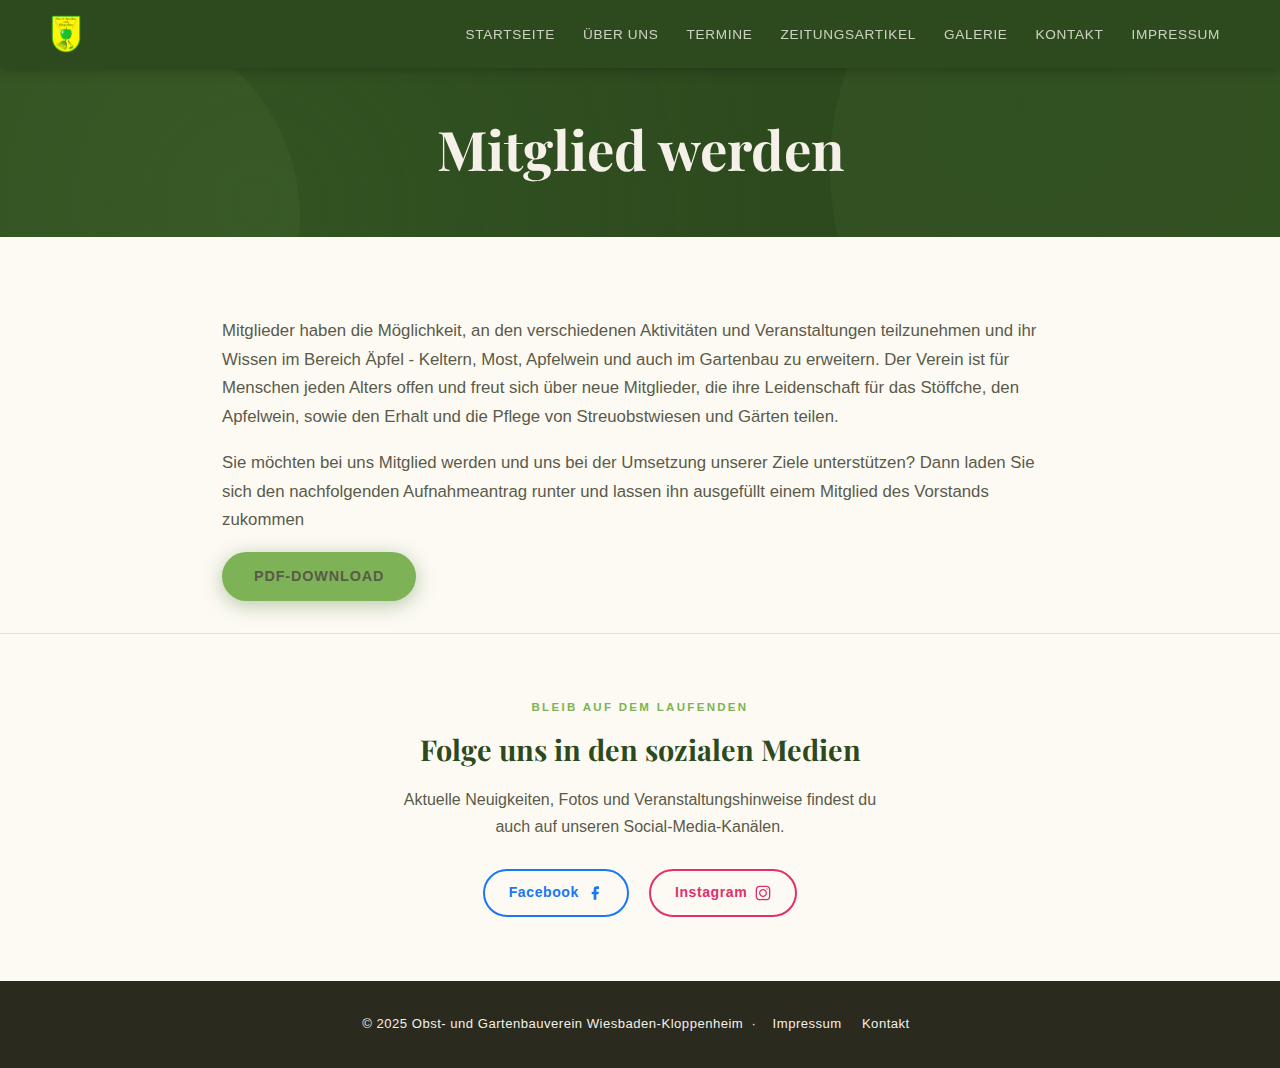
<file: ueber-uns/mitglied-werden/index.html>
<!doctype html>
<html lang="de">
  <head>
    <meta charset="UTF-8" />
    <meta name="viewport" content="width=device-width, initial-scale=1.0" />
    <title>Obst- und Gartenbauverein - Kloppenheim</title>
    <link rel="stylesheet" href="/css/style.css" />
    <link rel="shortcut icon" href="/images/logo_icon-32x32.png" type="image/x-icon" />
    <link rel="preconnect" href="https://fonts.googleapis.com" />
    <link rel="preconnect" href="https://fonts.gstatic.com" crossorigin />
    <link
      href="https://fonts.googleapis.com/css2?family=Playfair+Display:ital,wght@0,400..900;1,400..900&display=swap"
      rel="stylesheet"
    />
  </head>

  <body>
    <nav>
      <a href="/" class="nav-logo">
        <img src="/images/logo_1200.png" alt="OGV Logo" style="height: 44px; width: auto" />
      </a>
      <button class="hamburger" id="hamburger" aria-label="Menü öffnen">
        <span></span><span></span><span></span>
      </button>
      <ul id="nav-menu">
        <li><a href="/">Startseite</a></li>
        <li><a href="/ueber-uns/">Über uns</a></li>
        <li><a href="/veranstaltungen/">Termine</a></li>
        <li><a href="/zeitungsartikel/">Zeitungsartikel</a></li>
        <li><a href="/galerie/">Galerie</a></li>
        <li><a href="/kontakt/">Kontakt</a></li>
        <li><a href="/impressum/">Impressum</a></li>
      </ul>
    </nav>
    <!-- HERO -->
    <header class="hero">
      <div class="hero-bg-pattern"></div>
      <div class="hero-content">
        <h1>Mitglied werden</h1>
      </div>
    </header>

    <!-- ABOUT -->
    <section class="section">
      <div class="container">
        <p>
          Mitglieder haben die Möglichkeit, an den verschiedenen Aktivitäten und Veranstaltungen
          teilzunehmen und ihr Wissen im Bereich Äpfel - Keltern, Most, Apfelwein und auch im
          Gartenbau zu erweitern. Der Verein ist für Menschen jeden Alters offen und freut sich über
          neue Mitglieder, die ihre Leidenschaft für das Stöffche, den Apfelwein, sowie den Erhalt
          und die Pflege von Streuobstwiesen und Gärten teilen.
        </p>
        <p>
          Sie möchten bei uns Mitglied werden und uns bei der Umsetzung unserer Ziele unterstützen?
          Dann laden Sie sich den nachfolgenden Aufnahmeantrag runter und lassen ihn ausgefüllt
          einem Mitglied des Vorstands zukommen
        </p>
        <a href="/files/Aufnahmeantrag_OGV.pdf" class="btn-primary">Pdf-Download</a>
      </div>
    </section>

    <hr class="separator" />

      <!-- SOCIAL -->
  <section class="social-section">
  <div class="container">
    <p class="section-label">Bleib auf dem Laufenden</p>
    <h2 style="
            font-family: &quot;Playfair Display&quot;, serif;
            color: var(--green-dark);
            font-size: 1.8rem;
          ">
      Folge uns in den sozialen Medien
    </h2>
    <p style="color: var(--text-light); max-width: 480px; margin: 0.75rem auto 0">
      Aktuelle Neuigkeiten, Fotos und Veranstaltungshinweise findest du auch auf unseren
      Social-Media-Kanälen.
    </p>
    <div class="social-links">
      <a href="https://www.facebook.com/ogvkloppenheim" target="_blank" class="social-btn facebook">
        <span>Facebook</span>
        <svg width="16" height="16" viewBox="0 0 24 24" fill="currentColor">
          <path d="M18 2h-3a5 5 0 0 0-5 5v3H7v4h3v8h4v-8h3l1-4h-4V7a1 1 0 0 1 1-1h3z" />
        </svg>
      </a>
      <a href="https://www.instagram.com/ogv_kloppenheim/" target="_blank" class="social-btn instagram">
        <span>Instagram</span>
<svg width="16" height="16" viewBox="0 0 24 24" fill="currentColor" xmlns="http://www.w3.org/2000/svg">
  <path fill-rule="evenodd" clip-rule="evenodd" d="M12 18C15.3137 18 18 15.3137 18 12C18 8.68629 15.3137 6 12 6C8.68629 6 6 8.68629 6 12C6 15.3137 8.68629 18 12 18ZM12 16C14.2091 16 16 14.2091 16 12C16 9.79086 14.2091 8 12 8C9.79086 8 8 9.79086 8 12C8 14.2091 9.79086 16 12 16Z"/>
  <path d="M18 5C17.4477 5 17 5.44772 17 6C17 6.55228 17.4477 7 18 7C18.5523 7 19 6.55228 19 6C19 5.44772 18.5523 5 18 5Z"/>
  <path fill-rule="evenodd" clip-rule="evenodd" d="M1.65396 4.27606C1 5.55953 1 7.23969 1 10.6V13.4C1 16.7603 1 18.4405 1.65396 19.7239C2.2292 20.8529 3.14708 21.7708 4.27606 22.346C5.55953 23 7.23969 23 10.6 23H13.4C16.7603 23 18.4405 23 19.7239 22.346C20.8529 21.7708 21.7708 20.8529 22.346 19.7239C23 18.4405 23 16.7603 23 13.4V10.6C23 7.23969 23 5.55953 22.346 4.27606C21.7708 3.14708 20.8529 2.2292 19.7239 1.65396C18.4405 1 16.7603 1 13.4 1H10.6C7.23969 1 5.55953 1 4.27606 1.65396C3.14708 2.2292 2.2292 3.14708 1.65396 4.27606ZM13.4 3H10.6C8.88684 3 7.72225 3.00156 6.82208 3.0751C5.94524 3.14674 5.49684 3.27659 5.18404 3.43597C4.43139 3.81947 3.81947 4.43139 3.43597 5.18404C3.27659 5.49684 3.14674 5.94524 3.0751 6.82208C3.00156 7.72225 3 8.88684 3 10.6V13.4C3 15.1132 3.00156 16.2777 3.0751 17.1779C3.14674 18.0548 3.27659 18.5032 3.43597 18.816C3.81947 19.5686 4.43139 20.1805 5.18404 20.564C5.49684 20.7234 5.94524 20.8533 6.82208 20.9249C7.72225 20.9984 8.88684 21 10.6 21H13.4C15.1132 21 16.2777 20.9984 17.1779 20.9249C18.0548 20.8533 18.5032 20.7234 18.816 20.564C19.5686 20.1805 20.1805 19.5686 20.564 18.816C20.7234 18.5032 20.8533 18.0548 20.9249 17.1779C20.9984 16.2777 21 15.1132 21 13.4V10.6C21 8.88684 20.9984 7.72225 20.9249 6.82208C20.8533 5.94524 20.7234 5.49684 20.564 5.18404C20.1805 4.43139 19.5686 3.81947 18.816 3.43597C18.5032 3.27659 18.0548 3.14674 17.1779 3.0751C16.2777 3.00156 15.1132 3 13.4 3Z"/>
</svg> 

      </a>
    </div>
  </div>
</section>

  <!-- FOOTER -->
  <footer>
      <p>
        &copy; 2025 Obst- und Gartenbauverein Wiesbaden-Kloppenheim &nbsp;·&nbsp;
        <a href="/impressum/">Impressum</a>
        <a href="/kontakt/">Kontakt</a>
      </p>
    </footer>
  <script src="/js/script.js"></script>
  </body>
</html>
</file>
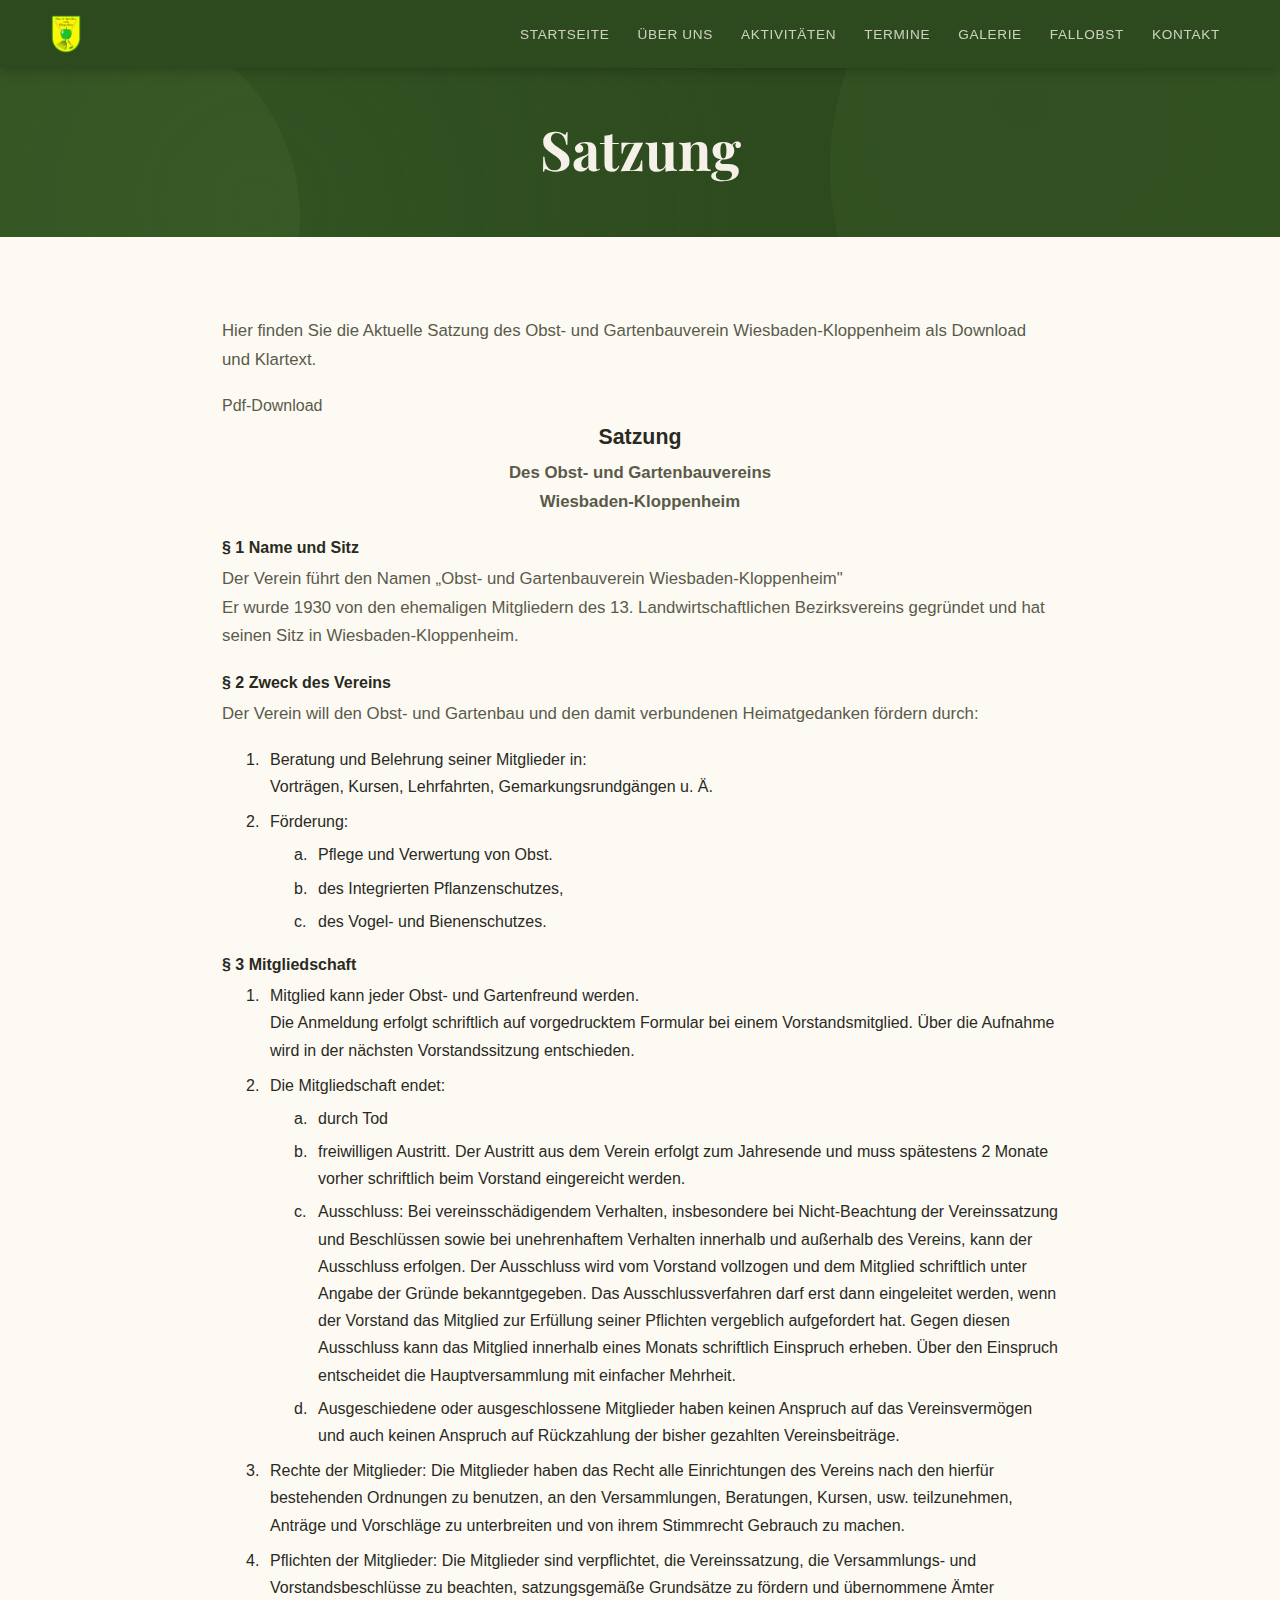
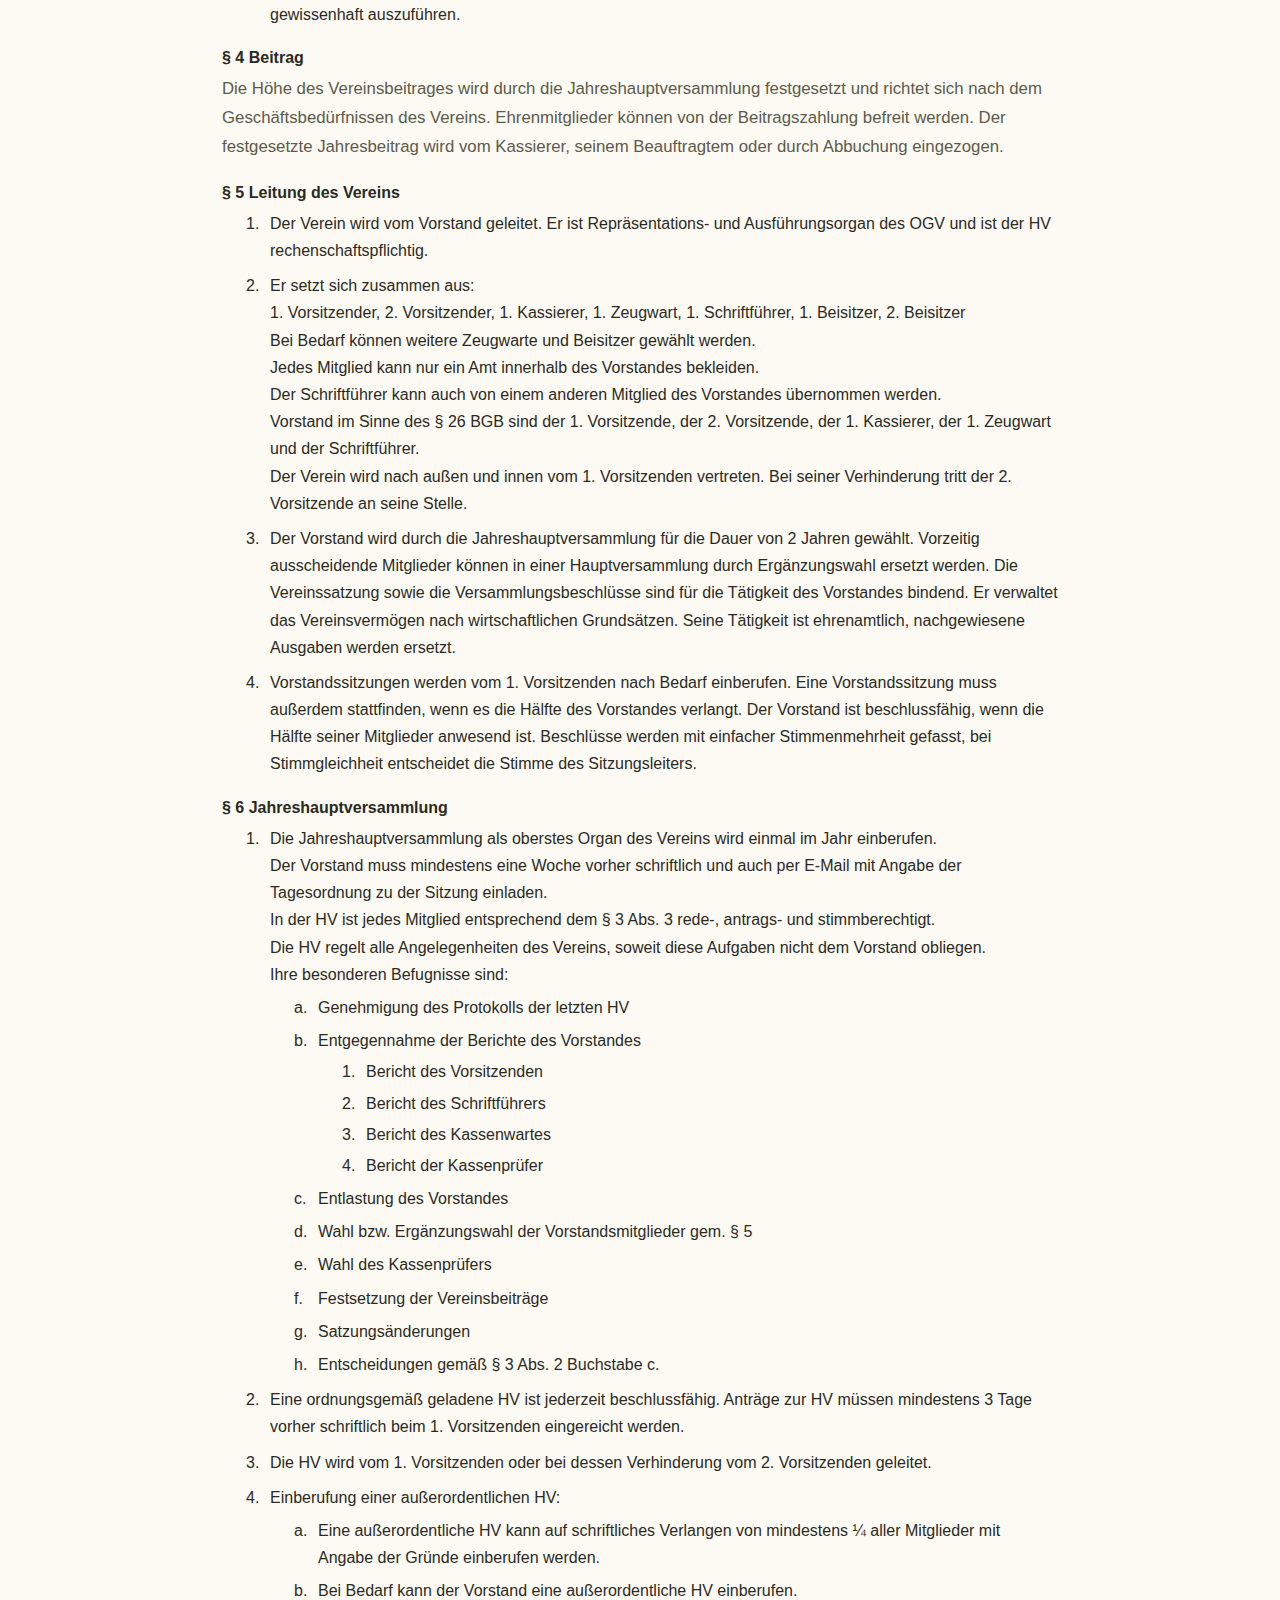
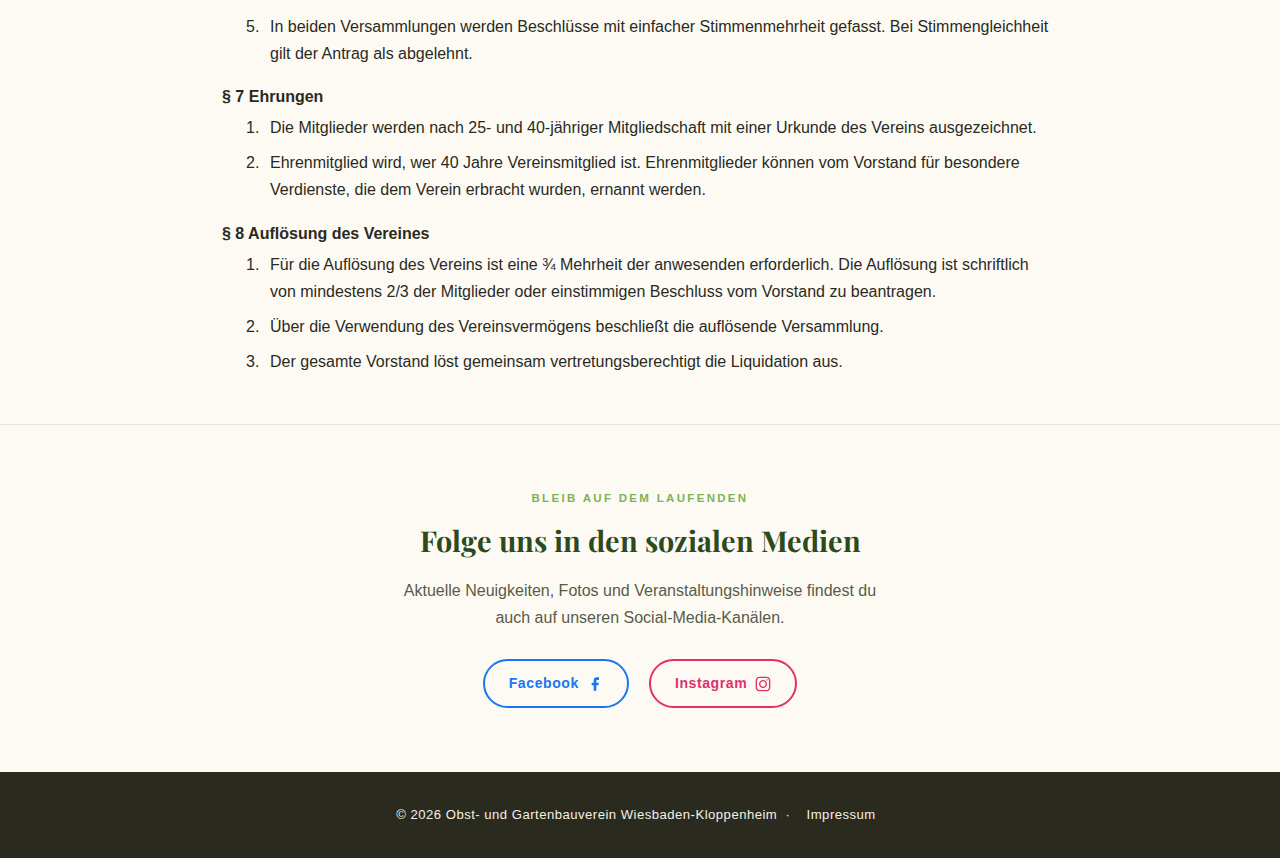
<file: ueber-uns/satzung/index.html>
<!doctype html><html lang="de"><head><meta charset="UTF-8"><meta name="viewport" content="width=device-width,initial-scale=1"><title>Satzung</title><link rel="stylesheet" href="/css/style.css"><link rel="stylesheet" href="/css/satzung.css"><link rel="shortcut icon" href="/images/logo_icon-32x32.png" type="image/x-icon"><link rel="stylesheet" href="/fonts/playfair/playfair-display.css"></head><body><nav><a href="/" class="nav-logo"><img src="/images/logo_1200.png" alt="OGV Logo" style="height: 44px; width: auto"> </a><button class="hamburger" id="hamburger" aria-label="Menü öffnen"><span></span><span></span><span></span></button><ul id="nav-menu"><li><a href="/">Startseite</a></li><li><a href="/ueber-uns/">Über uns</a></li><li><a href="/aktivitaeten/">Aktivitäten</a></li><li><a href="/termine/">Termine</a></li><li><a href="/galerie/">Galerie</a></li><li><a href="/fallobst/">Fallobst</a></li><li><a href="/kontakt/">Kontakt</a></li></ul></nav><header class="hero"><div class="hero-bg-pattern"></div><div class="hero-content"><h1>Satzung</h1></div></header><section class="section"><div class="container"><p>Hier finden Sie die Aktuelle Satzung des Obst- und Gartenbauverein Wiesbaden-Kloppenheim als Download und Klartext.</p><a href="/files/Satzung_2021.pdf" class="btn-toggle-past">Pdf-Download</a></div><div class="container"><h1>Satzung</h1><p class="subtitle">Des Obst- und Gartenbauvereins<br>Wiesbaden-Kloppenheim</p><ol class="level1"><li><span class="heading">Name und Sitz</span><p class="body">Der Verein führt den Namen „Obst- und Gartenbauverein Wiesbaden-Kloppenheim"<br>Er wurde 1930 von den ehemaligen Mitgliedern des 13. Landwirtschaftlichen Bezirksvereins gegründet und hat seinen Sitz in Wiesbaden-Kloppenheim.</p></li><li><span class="heading">Zweck des Vereins</span><p class="body">Der Verein will den Obst- und Gartenbau und den damit verbundenen Heimatgedanken fördern durch:</p><ol class="level2"><li>Beratung und Belehrung seiner Mitglieder in:<br>Vorträgen, Kursen, Lehrfahrten, Gemarkungsrundgängen u. Ä.</li><li>Förderung:<ol class="level3"><li>Pflege und Verwertung von Obst.</li><li>des Integrierten Pflanzenschutzes,</li><li>des Vogel- und Bienenschutzes.</li></ol></li></ol></li><li><span class="heading">Mitgliedschaft</span><ol class="level2"><li>Mitglied kann jeder Obst- und Gartenfreund werden.<br>Die Anmeldung erfolgt schriftlich auf vorgedrucktem Formular bei einem Vorstandsmitglied. Über die Aufnahme wird in der nächsten Vorstandssitzung entschieden.</li><li>Die Mitgliedschaft endet:<ol class="level3"><li>durch Tod</li><li>freiwilligen Austritt. Der Austritt aus dem Verein erfolgt zum Jahresende und muss spätestens 2 Monate vorher schriftlich beim Vorstand eingereicht werden.</li><li>Ausschluss: Bei vereinsschädigendem Verhalten, insbesondere bei Nicht-Beachtung der Vereinssatzung und Beschlüssen sowie bei unehrenhaftem Verhalten innerhalb und außerhalb des Vereins, kann der Ausschluss erfolgen. Der Ausschluss wird vom Vorstand vollzogen und dem Mitglied schriftlich unter Angabe der Gründe bekanntgegeben. Das Ausschlussverfahren darf erst dann eingeleitet werden, wenn der Vorstand das Mitglied zur Erfüllung seiner Pflichten vergeblich aufgefordert hat. Gegen diesen Ausschluss kann das Mitglied innerhalb eines Monats schriftlich Einspruch erheben. Über den Einspruch entscheidet die Hauptversammlung mit einfacher Mehrheit.</li><li>Ausgeschiedene oder ausgeschlossene Mitglieder haben keinen Anspruch auf das Vereinsvermögen und auch keinen Anspruch auf Rückzahlung der bisher gezahlten Vereinsbeiträge.</li></ol></li><li>Rechte der Mitglieder: Die Mitglieder haben das Recht alle Einrichtungen des Vereins nach den hierfür bestehenden Ordnungen zu benutzen, an den Versammlungen, Beratungen, Kursen, usw. teilzunehmen, Anträge und Vorschläge zu unterbreiten und von ihrem Stimmrecht Gebrauch zu machen.</li><li>Pflichten der Mitglieder: Die Mitglieder sind verpflichtet, die Vereinssatzung, die Versammlungs- und Vorstandsbeschlüsse zu beachten, satzungsgemäße Grundsätze zu fördern und übernommene Ämter gewissenhaft auszuführen.</li></ol></li><li><span class="heading">Beitrag</span><p class="body">Die Höhe des Vereinsbeitrages wird durch die Jahreshauptversammlung festgesetzt und richtet sich nach dem Geschäftsbedürfnissen des Vereins. Ehrenmitglieder können von der Beitragszahlung befreit werden. Der festgesetzte Jahresbeitrag wird vom Kassierer, seinem Beauftragtem oder durch Abbuchung eingezogen.</p></li><li><span class="heading">Leitung des Vereins</span><ol class="level2"><li>Der Verein wird vom Vorstand geleitet. Er ist Repräsentations- und Ausführungsorgan des OGV und ist der HV rechenschaftspflichtig.</li><li>Er setzt sich zusammen aus:<br>1. Vorsitzender, 2. Vorsitzender, 1. Kassierer, 1. Zeugwart, 1. Schriftführer, 1. Beisitzer, 2. Beisitzer<br>Bei Bedarf können weitere Zeugwarte und Beisitzer gewählt werden.<br>Jedes Mitglied kann nur ein Amt innerhalb des Vorstandes bekleiden.<br>Der Schriftführer kann auch von einem anderen Mitglied des Vorstandes übernommen werden.<br>Vorstand im Sinne des § 26 BGB sind der 1. Vorsitzende, der 2. Vorsitzende, der 1. Kassierer, der 1. Zeugwart und der Schriftführer.<br>Der Verein wird nach außen und innen vom 1. Vorsitzenden vertreten. Bei seiner Verhinderung tritt der 2. Vorsitzende an seine Stelle.</li><li>Der Vorstand wird durch die Jahreshauptversammlung für die Dauer von 2 Jahren gewählt. Vorzeitig ausscheidende Mitglieder können in einer Hauptversammlung durch Ergänzungswahl ersetzt werden. Die Vereinssatzung sowie die Versammlungsbeschlüsse sind für die Tätigkeit des Vorstandes bindend. Er verwaltet das Vereinsvermögen nach wirtschaftlichen Grundsätzen. Seine Tätigkeit ist ehrenamtlich, nachgewiesene Ausgaben werden ersetzt.</li><li>Vorstandssitzungen werden vom 1. Vorsitzenden nach Bedarf einberufen. Eine Vorstandssitzung muss außerdem stattfinden, wenn es die Hälfte des Vorstandes verlangt. Der Vorstand ist beschlussfähig, wenn die Hälfte seiner Mitglieder anwesend ist. Beschlüsse werden mit einfacher Stimmenmehrheit gefasst, bei Stimmgleichheit entscheidet die Stimme des Sitzungsleiters.</li></ol></li><li><span class="heading">Jahreshauptversammlung</span><ol class="level2"><li>Die Jahreshauptversammlung als oberstes Organ des Vereins wird einmal im Jahr einberufen.<br>Der Vorstand muss mindestens eine Woche vorher schriftlich und auch per E-Mail mit Angabe der Tagesordnung zu der Sitzung einladen.<br>In der HV ist jedes Mitglied entsprechend dem § 3 Abs. 3 rede-, antrags- und stimmberechtigt.<br>Die HV regelt alle Angelegenheiten des Vereins, soweit diese Aufgaben nicht dem Vorstand obliegen.<br>Ihre besonderen Befugnisse sind:<ol class="level3"><li>Genehmigung des Protokolls der letzten HV</li><li>Entgegennahme der Berichte des Vorstandes<ol class="level4"><li>Bericht des Vorsitzenden</li><li>Bericht des Schriftführers</li><li>Bericht des Kassenwartes</li><li>Bericht der Kassenprüfer</li></ol></li><li>Entlastung des Vorstandes</li><li>Wahl bzw. Ergänzungswahl der Vorstandsmitglieder gem. § 5</li><li>Wahl des Kassenprüfers</li><li>Festsetzung der Vereinsbeiträge</li><li>Satzungsänderungen</li><li>Entscheidungen gemäß § 3 Abs. 2 Buchstabe c.</li></ol></li><li>Eine ordnungsgemäß geladene HV ist jederzeit beschlussfähig. Anträge zur HV müssen mindestens 3 Tage vorher schriftlich beim 1. Vorsitzenden eingereicht werden.</li><li>Die HV wird vom 1. Vorsitzenden oder bei dessen Verhinderung vom 2. Vorsitzenden geleitet.</li><li>Einberufung einer außerordentlichen HV:<ol class="level3"><li>Eine außerordentliche HV kann auf schriftliches Verlangen von mindestens ¼ aller Mitglieder mit Angabe der Gründe einberufen werden.</li><li>Bei Bedarf kann der Vorstand eine außerordentliche HV einberufen.</li></ol></li><li>In beiden Versammlungen werden Beschlüsse mit einfacher Stimmenmehrheit gefasst. Bei Stimmengleichheit gilt der Antrag als abgelehnt.</li></ol></li><li><span class="heading">Ehrungen</span><ol class="level2"><li>Die Mitglieder werden nach 25- und 40-jähriger Mitgliedschaft mit einer Urkunde des Vereins ausgezeichnet.</li><li>Ehrenmitglied wird, wer 40 Jahre Vereinsmitglied ist. Ehrenmitglieder können vom Vorstand für besondere Verdienste, die dem Verein erbracht wurden, ernannt werden.</li></ol></li><li><span class="heading">Auflösung des Vereines</span><ol class="level2"><li>Für die Auflösung des Vereins ist eine ¾ Mehrheit der anwesenden erforderlich. Die Auflösung ist schriftlich von mindestens 2/3 der Mitglieder oder einstimmigen Beschluss vom Vorstand zu beantragen.</li><li>Über die Verwendung des Vereinsvermögens beschließt die auflösende Versammlung.</li><li>Der gesamte Vorstand löst gemeinsam vertretungsberechtigt die Liquidation aus.</li></ol></li></ol></div></section><hr class="separator"><section class="social-section"><div class="container"><p class="section-label">Bleib auf dem Laufenden</p><h2 style="font-family: &quot;Playfair Display&quot;, serif;
            color: var(--green-dark);
            font-size: 1.8rem;">Folge uns in den sozialen Medien</h2><p style="color: var(--text-light); max-width: 480px; margin: 0.75rem auto 0">Aktuelle Neuigkeiten, Fotos und Veranstaltungshinweise findest du auch auf unseren Social-Media-Kanälen.</p><div class="social-links"><a href="https://www.facebook.com/ogvkloppenheim" target="_blank" class="social-btn facebook"><span>Facebook</span> <svg width="16" height="16" viewBox="0 0 24 24" fill="currentColor"><path d="M18 2h-3a5 5 0 0 0-5 5v3H7v4h3v8h4v-8h3l1-4h-4V7a1 1 0 0 1 1-1h3z"/></svg> </a><a href="https://www.instagram.com/ogv_kloppenheim/" target="_blank" class="social-btn instagram"><span>Instagram</span> <svg width="16" height="16" viewBox="0 0 24 24" fill="currentColor" xmlns="http://www.w3.org/2000/svg"><path fill-rule="evenodd" clip-rule="evenodd" d="M12 18C15.3137 18 18 15.3137 18 12C18 8.68629 15.3137 6 12 6C8.68629 6 6 8.68629 6 12C6 15.3137 8.68629 18 12 18ZM12 16C14.2091 16 16 14.2091 16 12C16 9.79086 14.2091 8 12 8C9.79086 8 8 9.79086 8 12C8 14.2091 9.79086 16 12 16Z"/><path d="M18 5C17.4477 5 17 5.44772 17 6C17 6.55228 17.4477 7 18 7C18.5523 7 19 6.55228 19 6C19 5.44772 18.5523 5 18 5Z"/><path fill-rule="evenodd" clip-rule="evenodd" d="M1.65396 4.27606C1 5.55953 1 7.23969 1 10.6V13.4C1 16.7603 1 18.4405 1.65396 19.7239C2.2292 20.8529 3.14708 21.7708 4.27606 22.346C5.55953 23 7.23969 23 10.6 23H13.4C16.7603 23 18.4405 23 19.7239 22.346C20.8529 21.7708 21.7708 20.8529 22.346 19.7239C23 18.4405 23 16.7603 23 13.4V10.6C23 7.23969 23 5.55953 22.346 4.27606C21.7708 3.14708 20.8529 2.2292 19.7239 1.65396C18.4405 1 16.7603 1 13.4 1H10.6C7.23969 1 5.55953 1 4.27606 1.65396C3.14708 2.2292 2.2292 3.14708 1.65396 4.27606ZM13.4 3H10.6C8.88684 3 7.72225 3.00156 6.82208 3.0751C5.94524 3.14674 5.49684 3.27659 5.18404 3.43597C4.43139 3.81947 3.81947 4.43139 3.43597 5.18404C3.27659 5.49684 3.14674 5.94524 3.0751 6.82208C3.00156 7.72225 3 8.88684 3 10.6V13.4C3 15.1132 3.00156 16.2777 3.0751 17.1779C3.14674 18.0548 3.27659 18.5032 3.43597 18.816C3.81947 19.5686 4.43139 20.1805 5.18404 20.564C5.49684 20.7234 5.94524 20.8533 6.82208 20.9249C7.72225 20.9984 8.88684 21 10.6 21H13.4C15.1132 21 16.2777 20.9984 17.1779 20.9249C18.0548 20.8533 18.5032 20.7234 18.816 20.564C19.5686 20.1805 20.1805 19.5686 20.564 18.816C20.7234 18.5032 20.8533 18.0548 20.9249 17.1779C20.9984 16.2777 21 15.1132 21 13.4V10.6C21 8.88684 20.9984 7.72225 20.9249 6.82208C20.8533 5.94524 20.7234 5.49684 20.564 5.18404C20.1805 4.43139 19.5686 3.81947 18.816 3.43597C18.5032 3.27659 18.0548 3.14674 17.1779 3.0751C16.2777 3.00156 15.1132 3 13.4 3Z"/></svg></a></div></div></section><footer><p>&copy; 2026 Obst- und Gartenbauverein Wiesbaden-Kloppenheim &nbsp;·&nbsp; <a href="/impressum/">Impressum</a></p></footer><script src="/js/script.js"></script></body></html>
</file>
<file: css/style.css>
*,
*::before,
*::after {
    box-sizing: border-box;
    margin: 0;
    padding: 0;
}

:root {
    --green-dark: #2d4a1e;
    --green-mid: #4a7c34;
    --green-light: #7db356;
    --cream: #f5f0e8;
    --warm-white: #fdfaf4;
    --brown: #6b4226;
    --apple-red: #c0392b;
    --gold: #c9a84c;
    --text: #2a2a1e;
    --text-light: #5a5a4a;
}

html {
    scroll-behavior: smooth;
}

body {
    font-family: "Lato", sans-serif;
    font-weight: 300;
    background-color: var(--warm-white);
    color: var(--text);
    line-height: 1.7;
    overflow-x: hidden;
}

/*  NAV  */
nav {
    position: sticky;
    top: 0;
    z-index: 100;
    background-color: var(--green-dark);
    display: flex;
    align-items: center;
    justify-content: space-between;
    padding: 0 3rem;
    height: 68px;
    box-shadow: 0 2px 12px rgba(0, 0, 0, 0.25);
}

.nav-logo {
    display: flex;
    align-items: center;
    gap: 0.75rem;
    text-decoration: none;
    color: var(--cream);
    font-family: "Playfair Display", serif;
    font-size: 1rem;
    letter-spacing: 0.02em;
}

nav ul {
    list-style: none;
    display: flex;
    gap: 0.25rem;
}

nav ul li a {
    text-decoration: none;
    color: rgba(245, 240, 232, 0.8);
    font-size: 0.85rem;
    font-weight: 400;
    letter-spacing: 0.05em;
    text-transform: uppercase;
    padding: 0.4rem 0.75rem;
    border-radius: 4px;
    transition: background 0.2s, color 0.2s;
}

nav ul li a:hover {
    background-color: rgba(255, 255, 255, 0.1);
    color: var(--cream);
}

/*  HERO  */
.hero {
    position: relative;
    background: var(--green-dark);
    /* min-height entfernt – Header soll kompakt bleiben, besonders mobil */
    display: flex;
    align-items: center;
    justify-content: center;
    overflow: hidden;
    /* hält die dekorativen Kreise im Bereich und verhindert Klick-Blocker */
    padding: 3rem 2rem;
}

/* Dekorative Kreise in eigenem Wrapper, damit .hero kein overflow:hidden braucht */
.hero-circles {
    position: absolute;
    inset: 0;
    pointer-events: none;
    overflow: hidden;
}

.hero-circles::before,
.hero-circles::after,
.hero::before,
.hero::after {
    content: "";
    position: absolute;
    border-radius: 50%;
    opacity: 0.08;
    background: var(--green-light);
    pointer-events: none;
}

.hero-circles::before,
.hero::before {
    width: 600px;
    height: 600px;
    top: -200px;
    right: -150px;
}

.hero-circles::after,
.hero::after {
    width: 400px;
    height: 400px;
    bottom: -180px;
    left: -100px;
}



.hero-bg-pattern {
    position: absolute;
    inset: 0;
    pointer-events: none;
    background-image:
        radial-gradient(circle at 20% 80%, rgba(74, 124, 52, 0.18) 0%, transparent 50%),
        radial-gradient(circle at 80% 20%, rgba(45, 74, 30, 0.25) 0%, transparent 50%);
}

.hero-content {
    position: relative;
    text-align: center;
    max-width: 700px;
}

/* .hero-eyebrow {
    display: inline-block;
    font-size: 0.75rem;
    letter-spacing: 0.2em;
    text-transform: uppercase;
    color: var(--gold);
    margin-bottom: 1.25rem;
    font-weight: 700;
} */

.hero h1 {
    font-family: "Playfair Display", serif;
    font-size: clamp(2rem, 5vw, 3.4rem);
    line-height: 1.2;
    color: var(--cream);
    margin-bottom: 0.5rem;
}

.hero h1 em {
    font-style: italic;
    color: var(--green-light);
}

.hero-location {
    font-family: "Playfair Display", serif;
    font-size: clamp(1rem, 2.5vw, 1.5rem);
    color: var(--gold);
    margin-bottom: 1.75rem;
}

.hero-desc {
    color: rgba(245, 240, 232, 0.75);
    font-size: 1.05rem;
    max-width: 520px;
    margin: 0 auto 2.25rem;
}

/* Hero-Links (z.B. Über-uns Unterseiten) */
.hero ul {
    list-style: none;
    display: flex;
    flex-wrap: wrap;
    justify-content: center;
    gap: 1rem;
    padding-top: 2rem;
}

.btn-primary {
    display: inline-block;
    background-color: var(--green-light);
    color: #fff;
    text-decoration: none;
    padding: 0.75rem 2rem;
    border-radius: 30px;
    font-size: 0.9rem;
    font-weight: 700;
    letter-spacing: 0.06em;
    text-transform: uppercase;
    transition: background 0.25s, transform 0.2s, box-shadow 0.25s;
    box-shadow: 0 4px 20px rgba(74, 124, 52, 0.4);
}

.btn-primary:hover {
    background: var(--green-mid);
    transform: translateY(-2px);
    box-shadow: 0 8px 28px rgba(74, 124, 52, 0.5);
}

/*  SECTIONS  */
.container {
    max-width: 900px;
    margin: 0 auto;
    padding: 0 2rem;
}

.section {
    padding: 5rem 0 2rem 0;
}

.section-label {
    font-size: 0.72rem;
    letter-spacing: 0.2em;
    text-transform: uppercase;
    color: var(--green-light);
    font-weight: 700;
    margin-bottom: 0.5rem;
}

.section h2 {
    font-family: "Playfair Display", serif;
    font-size: clamp(1.6rem, 3vw, 2.4rem);
    color: var(--green-dark);
    margin-bottom: 1.5rem;
    line-height: 1.25;
}

.section a {
    text-decoration: none;
    color: var(--text-light);
}

.section a:hover {
    color: var(--gold);
}

.section p:not(.section-label) {
    color: var(--text-light);
    font-size: 1.05rem;
    margin-bottom: 1.1rem;
}

/*  VERANSTALTUNGEN  */
.event-list {
    list-style: none;
    display: flex;
    flex-direction: column;
    gap: 2rem;
}

.event-item {
    border-left: 3px solid var(--green-light);
    padding-left: 1.25rem;
}

.event-title {
    font-family: "Playfair Display", serif;
    font-size: 1.2rem;
    font-weight: 700;
    color: var(--green-dark);
    margin-bottom: 0.35rem;
}

.event-date {
    font-size: 0.78rem;
    letter-spacing: 0.15em;
    text-transform: uppercase;
    color: var(--green-light);
    font-weight: 700;
    margin-bottom: 0.5rem;
}

.event-desc {
    color: var(--text-light);
    font-size: 1.05rem;
    margin: 0;
}

/*  VORSTAND  */
.committee-group-img {
    max-width: inherit;
    width: 100%;
    height: auto;
    display: block;
}

.committee-image-wrapper {
    display: flex;
    margin-bottom: 20px;
}

.committee-text-content {
    margin-left: 20px;
}

.committee-image-wrapper h2, 
.committee-image-wrapper p {
    margin: 0;
}

.committee-single-img {
    width: 300px;
    height: 300px;
    object-fit: cover;
}

/*  FEATURE CARDS  */
.cards {
    display: grid;
    grid-template-columns: repeat(auto-fit, minmax(230px, 1fr));
    gap: 1.5rem;
    margin-top: 3rem;
}

.card {
    background: var(--cream);
    border-radius: 16px;
    padding: 2rem 1.75rem;
    border: 1px solid rgba(45, 74, 30, 0.1);
    transition: transform 0.25s, box-shadow 0.25s;
    position: relative;
    overflow: hidden;
}

.card::before {
    content: "";
    position: absolute;
    top: 0;
    left: 0;
    right: 0;
    height: 4px;
    background-color: var(--green-light);
    opacity: 0;
    transition: opacity 0.25s;
}

.card:hover {
    transform: translateY(-4px);
    box-shadow: 0 12px 30px rgba(45, 74, 30, 0.1);
}

.card:hover::before {
    opacity: 1;
}

.card-icon {
    font-size: 2rem;
    margin-bottom: 1rem;
}

.card h3 {
    font-family: "Playfair Display", serif;
    font-size: 1.15rem;
    color: var(--green-dark);
    margin-bottom: 0.5rem;
}

.card p {
    font-size: 0.93rem;
    color: var(--text-light);
    margin: 0;
}

/*  QUOTE BAND  (auskommentiert – bei Bedarf einkommentieren)
.quote-band {
    background: var(--green-dark);
    padding: 4rem 2rem;
    text-align: center;
}

.quote-band blockquote {
    font-family: "Playfair Display", serif;
    font-size: clamp(1.2rem, 2.5vw, 1.8rem);
    font-style: italic;
    color: var(--cream);
    max-width: 680px;
    margin: 0 auto;
    line-height: 1.5;
}

.quote-band cite {
    display: block;
    margin-top: 1rem;
    font-size: 0.8rem;
    letter-spacing: 0.15em;
    text-transform: uppercase;
    color: var(--gold);
    font-style: normal;
    font-family: "Lato", sans-serif;
    font-weight: 700;
}
*/

/*  SOCIAL  */
.social-section {
    padding: 2rem 0 4rem 0;
    text-align: center;
}

.social-links {
    display: flex;
    justify-content: center;
    gap: 1.25rem;
    margin-top: 1.75rem;
    flex-wrap: wrap;
}

.social-btn {
    display: inline-flex;
    align-items: center;
    gap: 0.5rem;
    text-decoration: none;
    padding: 0.65rem 1.5rem;
    border-radius: 30px;
    font-size: 0.88rem;
    font-weight: 700;
    letter-spacing: 0.04em;
    border: 2px solid;
    transition: background 0.2s, color 0.2s, transform 0.2s;
}

.social-btn:hover {
    transform: translateY(-2px);
}

.social-btn.facebook {
    border-color: #1877f2;
    color: #1877f2;
}

.social-btn.facebook:hover {
    background: #1877f2;
    color: #fff;
}

.social-btn.instagram {
    border-color: #e1306c;
    color: #e1306c;
}

.social-btn.instagram:hover {
    background: #e1306c;
    color: #fff;
}

/*  FOOTER  */
footer {
    background: var(--text);
    color: var(--cream);
    text-align: center;
    padding: 2rem;
    font-size: 0.82rem;
    letter-spacing: 0.03rem;
}

footer a {
    color: var(--cream);
    text-decoration: none;
    margin: 0 0.5rem;
}

footer a:hover {
    color: var(--gold);
}

.separator {
    border: none;
    border-top: 1px solid rgba(45, 74, 30, 0.12);
    margin: 0;
    padding: 0 0 2rem 0;
}

/*  ANIMATIONEN  */
/* @keyframes fadeUp {
    from { opacity: 0; transform: translateY(24px); }
    to   { opacity: 1; transform: translateY(0); }
}

.hero-content > * {
    opacity: 0;
    animation: fadeUp 0.7s ease forwards;
}
.hero-content > *:nth-child(1) { animation-delay: 0.1s; }
.hero-content > *:nth-child(2) { animation-delay: 0.25s; }
.hero-content > *:nth-child(3) { animation-delay: 0.35s; }
.hero-content > *:nth-child(4) { animation-delay: 0.45s; }
.hero-content > *:nth-child(5) { animation-delay: 0.55s; } */

/*  HAMBURGER  */
.hamburger {
    display: none;
    flex-direction: column;
    justify-content: center;
    gap: 5px;
    background: none;
    border: none;
    cursor: pointer;
    padding: 6px;
    z-index: 200;
}

.hamburger span {
    display: block;
    width: 24px;
    height: 2px;
    background: var(--cream);
    border-radius: 2px;
    transition: transform 0.3s, opacity 0.3s;
    transform-origin: center;
}

.hamburger.open span:nth-child(1) {
    transform: translateY(7px) rotate(45deg);
}

.hamburger.open span:nth-child(2) {
    opacity: 0;
}

.hamburger.open span:nth-child(3) {
    transform: translateY(-7px) rotate(-45deg);
}

/*  MOBILE  */
@media (max-width: 920px) {
    nav {
        padding: 0 1.25rem;
        position: relative;
    }

    .hamburger {
        display: flex;
    }

    nav ul {
        display: flex;
        flex-direction: column;
        gap: 0;
        position: fixed;
        top: 68px;
        left: 0;
        right: 0;
        background: var(--green-dark);
        box-shadow: 0 8px 20px rgba(0, 0, 0, 0.3);
        z-index: 99;
        max-height: 0;
        overflow: hidden;
        transition: max-height 0.35s ease;
    }

    nav ul.open {
        max-height: 400px;
    }

    nav ul li a {
        display: block;
        padding: 0.85rem 1.5rem;
        border-radius: 0;
        border-bottom: 1px solid rgba(255, 255, 255, 0.07);
        font-size: 0.9rem;
    }

    /* Über-uns Hero Buttons: untereinander auf kleinen Screens */
    .hero ul {
        flex-direction: column;
        align-items: center;
    }

    .hero ul li {
        width: 100%;
        max-width: 280px;
    }

    .hero ul li .btn-primary {
        display: block;
        text-align: center;
    }
}
</file>
<file: css/index.css>
/*  FEATURE CARDS  */
.cards {
    display: grid;
    grid-template-columns: repeat(auto-fit, minmax(230px, 1fr));
    gap: 1.5rem;
    margin-top: 3rem;
}

.card {
    background: var(--cream);
    border-radius: 16px;
    padding: 2rem 1.75rem;
    border: 1px solid rgba(45, 74, 30, 0.1);
    transition: transform 0.25s, box-shadow 0.25s;
    position: relative;
    overflow: hidden;
}

.card::before {
    content: "";
    position: absolute;
    top: 0;
    left: 0;
    right: 0;
    height: 4px;
    background-color: var(--green-light);
    opacity: 0;
    transition: opacity 0.25s;
}

.card:hover {
    transform: translateY(-4px);
    box-shadow: 0 12px 30px rgba(45, 74, 30, 0.1);
}

.card:hover::before {
    opacity: 1;
}

.card-icon {
    font-size: 2rem;
    margin-bottom: 1rem;
}

.card h3 {
    font-family: "Playfair Display", serif;
    font-size: 1.15rem;
    color: var(--green-dark);
    margin-bottom: 0.5rem;
}

.card p {
    font-size: 0.93rem;
    color: var(--text-light);
    margin: 0;
}
</file>
<file: fonts/playfair/playfair-display.css>
/* Playfair Display – selbst gehostet (DSGVO-konform)
   Dateien liegen unter: /fonts/playfair/
   Quelle: Google Fonts (OFL-Lizenz)
*/

/* Normal (alle Gewichte 400–900 via Variable Font) */
@font-face {
  font-family: "Playfair Display";
  src: url("/fonts/playfair/PlayfairDisplay-VariableFont_wght.woff2") format("woff2-variations");
  font-weight: 400 900;
  font-style: normal;
  font-display: swap;
}

/* Kursiv (alle Gewichte 400–900 via Variable Font) */
@font-face {
  font-family: "Playfair Display";
  src: url("/fonts/playfair/PlayfairDisplay-Italic-VariableFont_wght.woff2") format("woff2-variations");
  font-weight: 400 900;
  font-style: italic;
  font-display: swap;
}
</file>
<file: css/termine.css>
/*  VERANSTALTUNGEN  */
.event-list {
    list-style: none;
    display: flex;
    flex-direction: column;
    gap: 2rem;
}

.event-filter {
    margin-bottom: 2.5rem;
}

.event-item {
    border-left: 3px solid var(--green-light);
    padding-left: 1.25rem;
}

.event-title {
    font-family: "Playfair Display", serif;
    font-size: 1.2rem;
    font-weight: 700;
    color: var(--green-dark);
    margin-bottom: 0.35rem;
}

.event-date {
    font-size: 0.78rem;
    letter-spacing: 0.15em;
    text-transform: uppercase;
    color: var(--green-light);
    font-weight: 700;
    margin-bottom: 0.5rem;
}

.event-desc {
    color: var(--text-light);
    font-size: 1.05rem;
    margin: 0;
}

.event-item--past {
    border-left-color: rgba(125, 179, 86, 0.35);
    opacity: 0.6;
}

.event-item--past .event-date {
    color: var(--text-light);
}

.event-item--past .event-title {
    color: var(--text-light);
}

.event-empty {
    color: var(--text-light);
    font-size: 1.05rem;
}

.event-header {
    display: flex;
    align-items: baseline;  
    justify-content: space-between;
    gap: 1rem;
    margin-bottom: 0;
}


section .btn-ical,
section .btn-pdf {
    display: inline-flex;
    align-items: center;
    gap: 0.35rem;
    padding: 0.25rem 0.7rem;
    border-radius: 20px;
    font-size: 0.72rem;
    font-weight: 700;
    letter-spacing: 0.06em;
    text-transform: uppercase;
    cursor: pointer;
    font-family: "Lato", sans-serif;
    white-space: nowrap;
    flex-shrink: 0;
    text-decoration: none;
    transition: border-color 0.2s, color 0.2s, background 0.2s, transform 0.2s;
}

/* Kalender: dezenter Stil */
section .btn-ical {
    background: transparent;
    border: 1px solid rgba(45, 74, 30, 0.2);
    color: var(--text-light);
}

section .btn-ical:hover {
    border-color: var(--green-light);
    color: var(--green-mid);
    background: rgba(125, 179, 86, 0.08);
}

/* PDF: grüner Outline-Stil wie btn-toggle-past */
.section .btn-pdf {
    background: transparent;
    border: 1px solid var(--green-light);
    color: var(--green-mid);
    line-height: 1;
    box-sizing: border-box;
}

.section .btn-pdf:hover {
    background: var(--green-light);
    color: #fff;
}

.text-bold {
    font-weight: 400;
}
</file>
<file: css/veranstaltungen.css>
/*  VERANSTALTUNGEN  */
.event-list {
    list-style: none;
    display: flex;
    flex-direction: column;
    gap: 2rem;
}

.event-filter {
    margin-bottom: 2.5rem;
}

.event-item {
    border-left: 3px solid var(--green-light);
    padding-left: 1.25rem;
}

.event-title {
    font-family: "Playfair Display", serif;
    font-size: 1.2rem;
    font-weight: 700;
    color: var(--green-dark);
    margin-bottom: 0.35rem;
}

.event-date {
    font-size: 0.78rem;
    letter-spacing: 0.15em;
    text-transform: uppercase;
    color: var(--green-light);
    font-weight: 700;
    margin-bottom: 0.5rem;
}

.event-desc {
    color: var(--text-light);
    font-size: 1.05rem;
    margin: 0;
}

.event-item--past {
    border-left-color: rgba(125, 179, 86, 0.35);
    opacity: 0.6;
}

.event-item--past .event-date {
    color: var(--text-light);
}

.event-item--past .event-title {
    color: var(--text-light);
}

.event-empty {
    color: var(--text-light);
    font-size: 1.05rem;
}

.event-header {
    display: flex;
    align-items: baseline;  
    justify-content: space-between;
    gap: 1rem;
    margin-bottom: 0;
}

.btn-ical {
    display: inline-flex;
    align-items: center;
    gap: 0.35rem;
    background: transparent;
    border: 1px solid rgba(45, 74, 30, 0.2);
    color: var(--text-light);
    padding: 0.25rem 0.7rem;
    border-radius: 20px;
    font-size: 0.72rem;
    font-weight: 700;
    letter-spacing: 0.06em;
    text-transform: uppercase;
    cursor: pointer;
    font-family: "Lato", sans-serif;
    transition: border-color 0.2s, color 0.2s, background 0.2s;
    white-space: nowrap;
    flex-shrink: 0;
}

.btn-ical:hover {
    border-color: var(--green-light);
    color: var(--green-mid);
    background: rgba(125, 179, 86, 0.08);
}
</file>
<file: css/satzung.css>
h1 {
      text-align: center;
      font-size: 16pt;
      font-weight: bold;
      margin-bottom: 4px;
    }

    .subtitle {
      text-align: center;
      font-size: 13pt;
      font-weight: bold;
      margin-top: 0;
      margin-bottom: 32px;
    }

    /* First level: § numbering */
    ol.level1 {
      list-style: none;
      padding-left: 0;
      counter-reset: section;
    }

    ol.level1 > li {
      counter-increment: section;
      margin-bottom: 16px;
    }

    ol.level1 > li > .heading::before {
      content: "§ " counter(section) "  ";
      font-weight: bold;
    }

    ol.level1 > li > .heading {
      font-weight: bold;
      display: block;
      margin-bottom: 4px;
    }

    /* Second level: 1. 2. 3. */
    ol.level2 {
      list-style: none;
      padding-left: 24px;
      counter-reset: subsection;
    }

    ol.level2 > li {
      counter-increment: subsection;
      margin-bottom: 8px;
      padding-left: 24px;
      position: relative;
    }

    ol.level2 > li::before {
      content: counter(subsection) ".";
      position: absolute;
      left: 0;
    }

    /* Third level: a. b. c. */
    ol.level3 {
      list-style: none;
      padding-left: 24px;
      counter-reset: subsubsection;
      margin-top: 6px;
    }

    ol.level3 > li {
      counter-increment: subsubsection;
      margin-bottom: 6px;
      padding-left: 24px;
      position: relative;
    }

    ol.level3 > li::before {
      content: counter(subsubsection, lower-alpha) ".";
      position: absolute;
      left: 0;
    }

    /* Fourth level: 1. 2. 3. (sub) */
    ol.level4 {
      list-style: none;
      padding-left: 24px;
      counter-reset: subsubsubsection;
      margin-top: 4px;
    }

    ol.level4 > li {
      counter-increment: subsubsubsection;
      margin-bottom: 4px;
      padding-left: 24px;
      position: relative;
    }

    ol.level4 > li::before {
      content: counter(subsubsubsection) ".";
      position: absolute;
      left: 0;
    }

    p.body {
      margin: 4px 0 8px 0;
    }

    .footer {
      margin-top: 40px;
      font-style: italic;
    }
</file>
